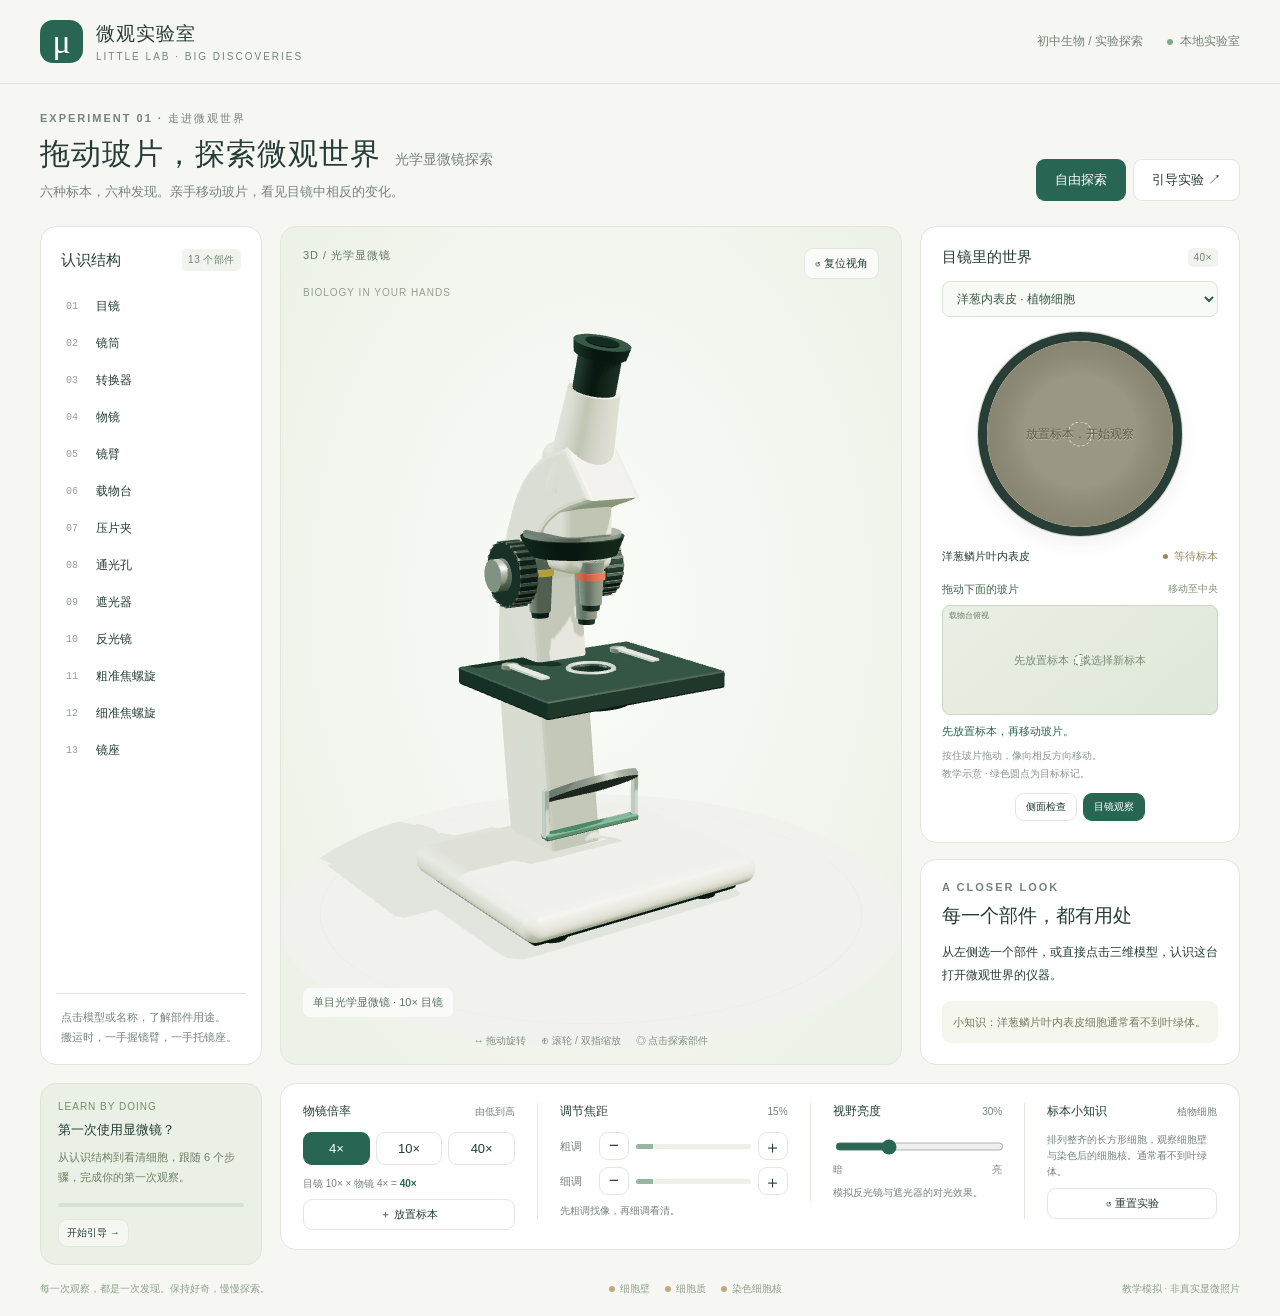
<file: tools/microscope/index.html>
<!doctype html>
<html lang="zh-CN"><head><meta charset="UTF-8"/><meta name="viewport" content="width=device-width, initial-scale=1.0"/><meta name="theme-color" content="#f5f7f4"/><meta name="description" content="面向初中生的交互式三维显微镜实验室"/><title>微观实验室 · 显微镜探索</title><link rel="icon" href="data:image/svg+xml,%3Csvg xmlns='http://www.w3.org/2000/svg' viewBox='0 0 64 64'%3E%3Crect width='64' height='64' rx='16' fill='%232b6658'/%3E%3Ctext x='12' y='46' font-size='42' fill='white'%3Eμ%3C/text%3E%3C/svg%3E"/>  <script type="module" crossorigin src="./assets/index-D6kAxr7T.js"></script>
  <link rel="stylesheet" crossorigin href="./assets/index-DTLCmqU_.css">
</head><body><div id="app"></div></body></html>
</file>
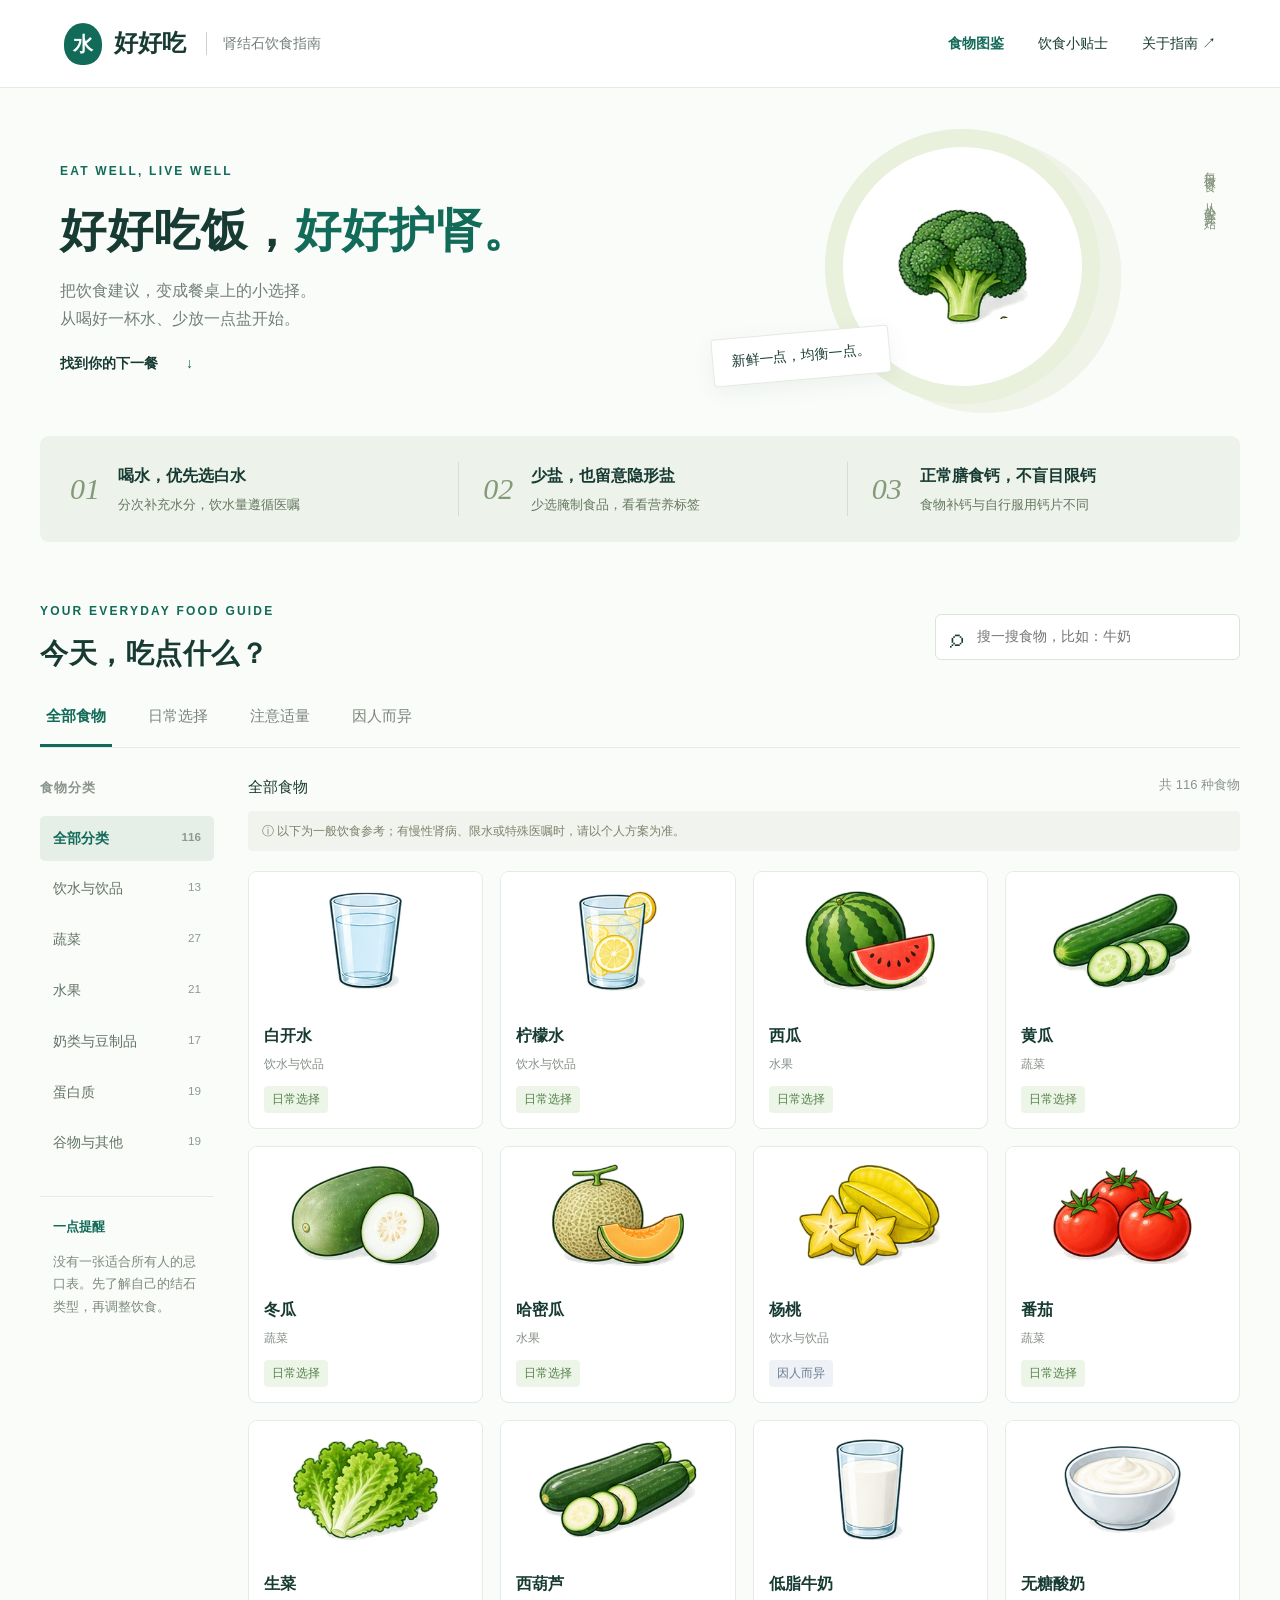
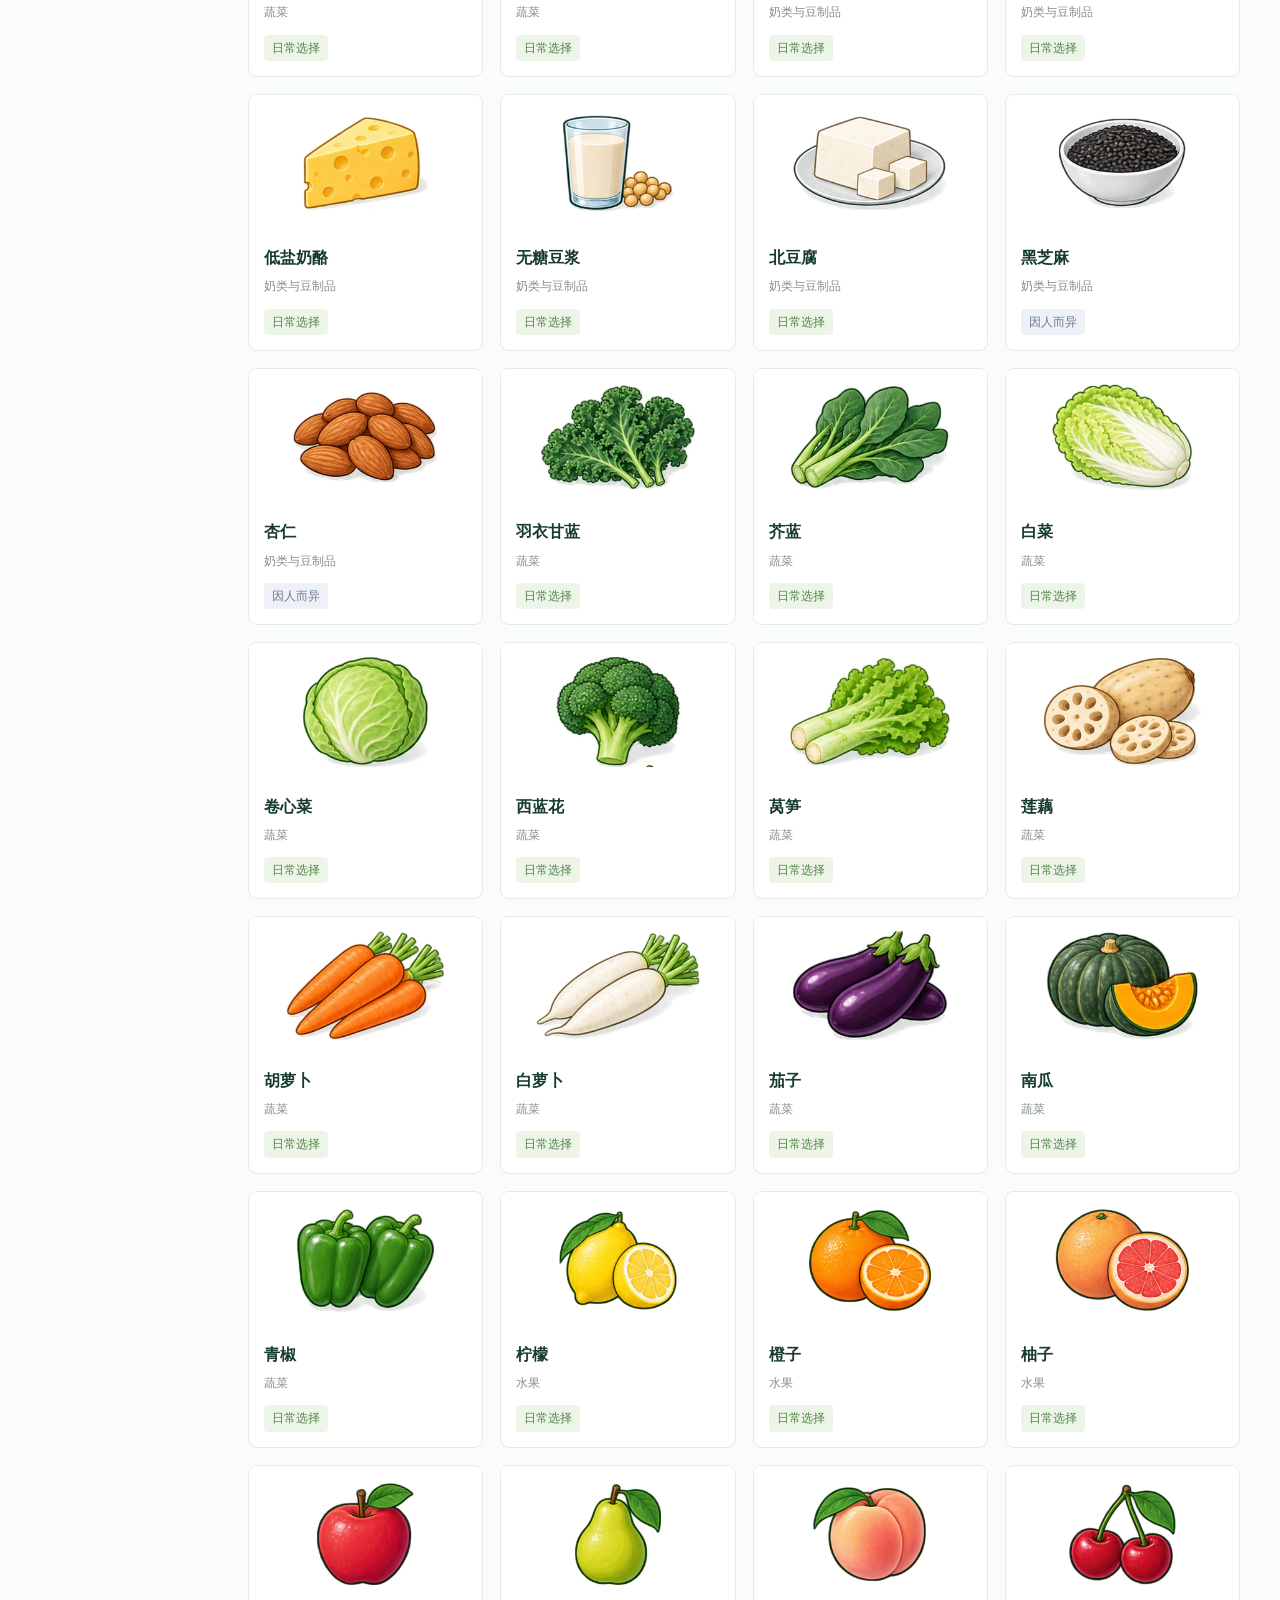
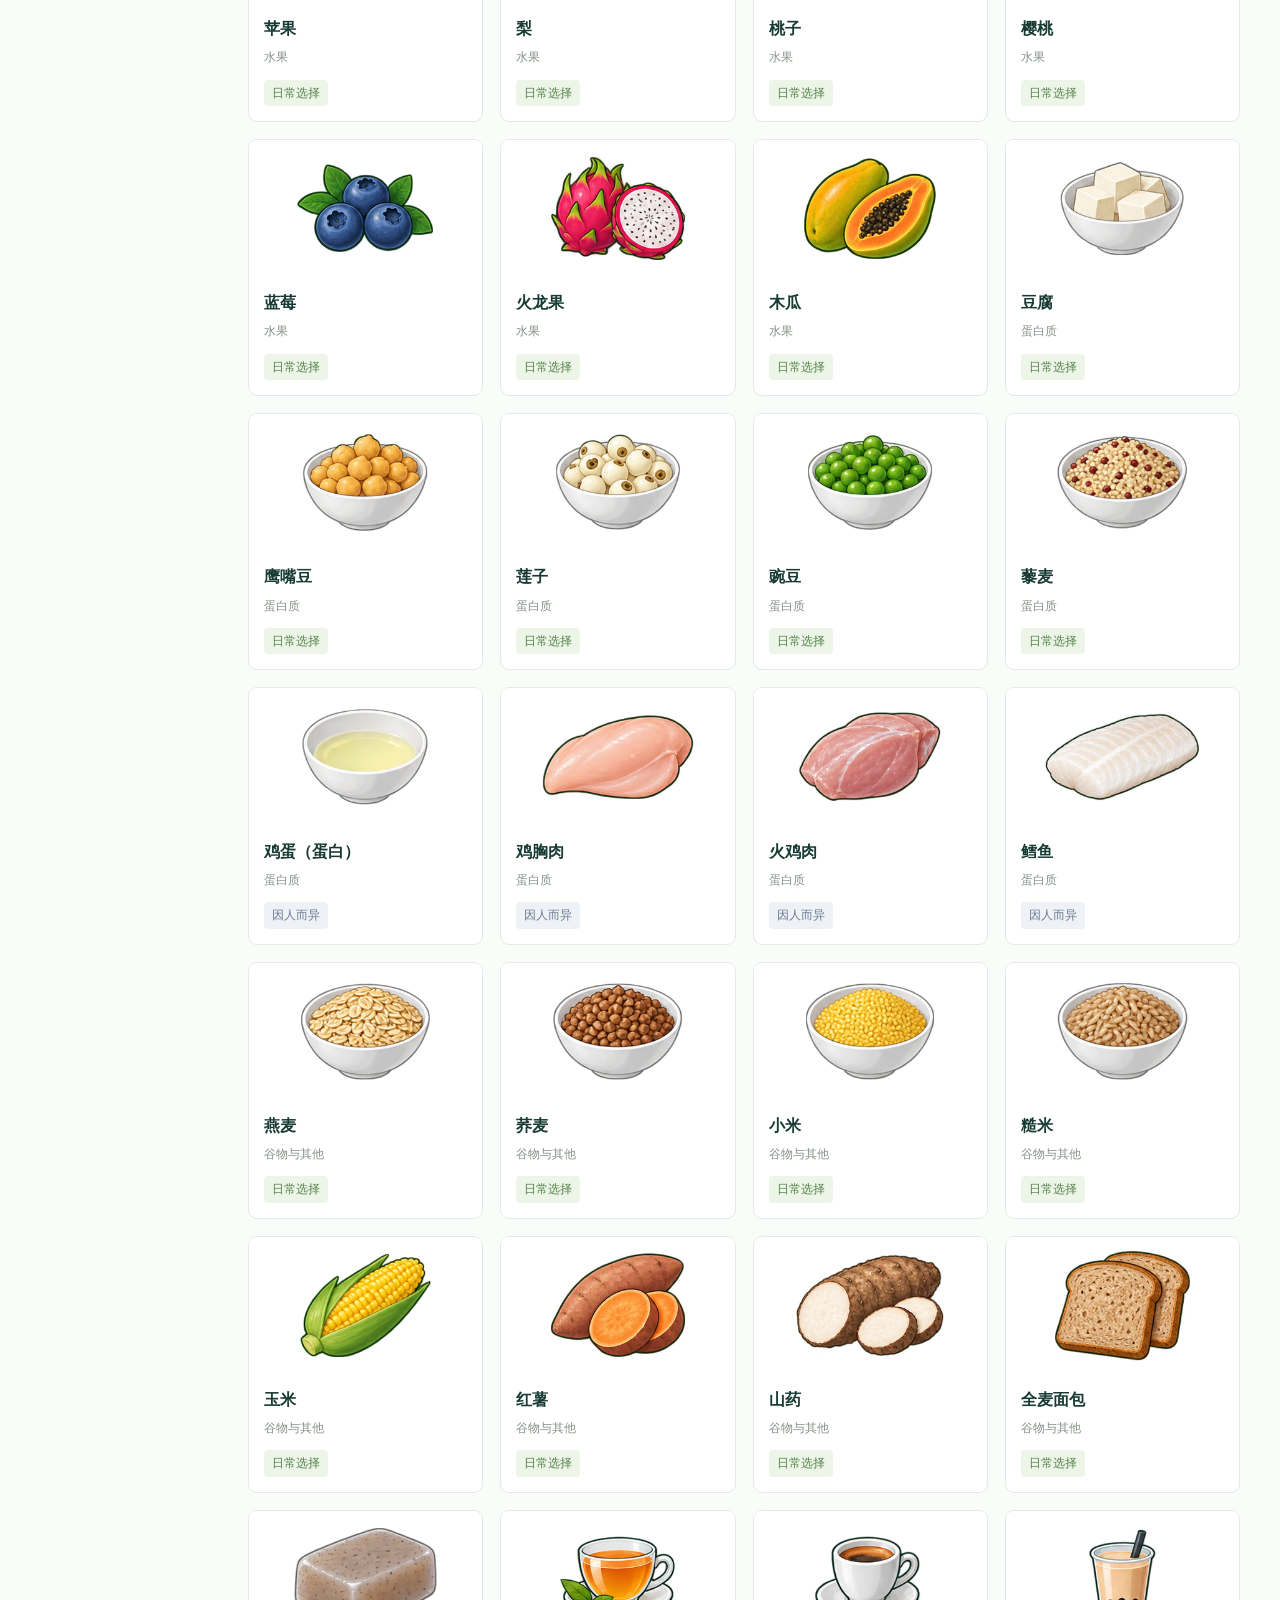
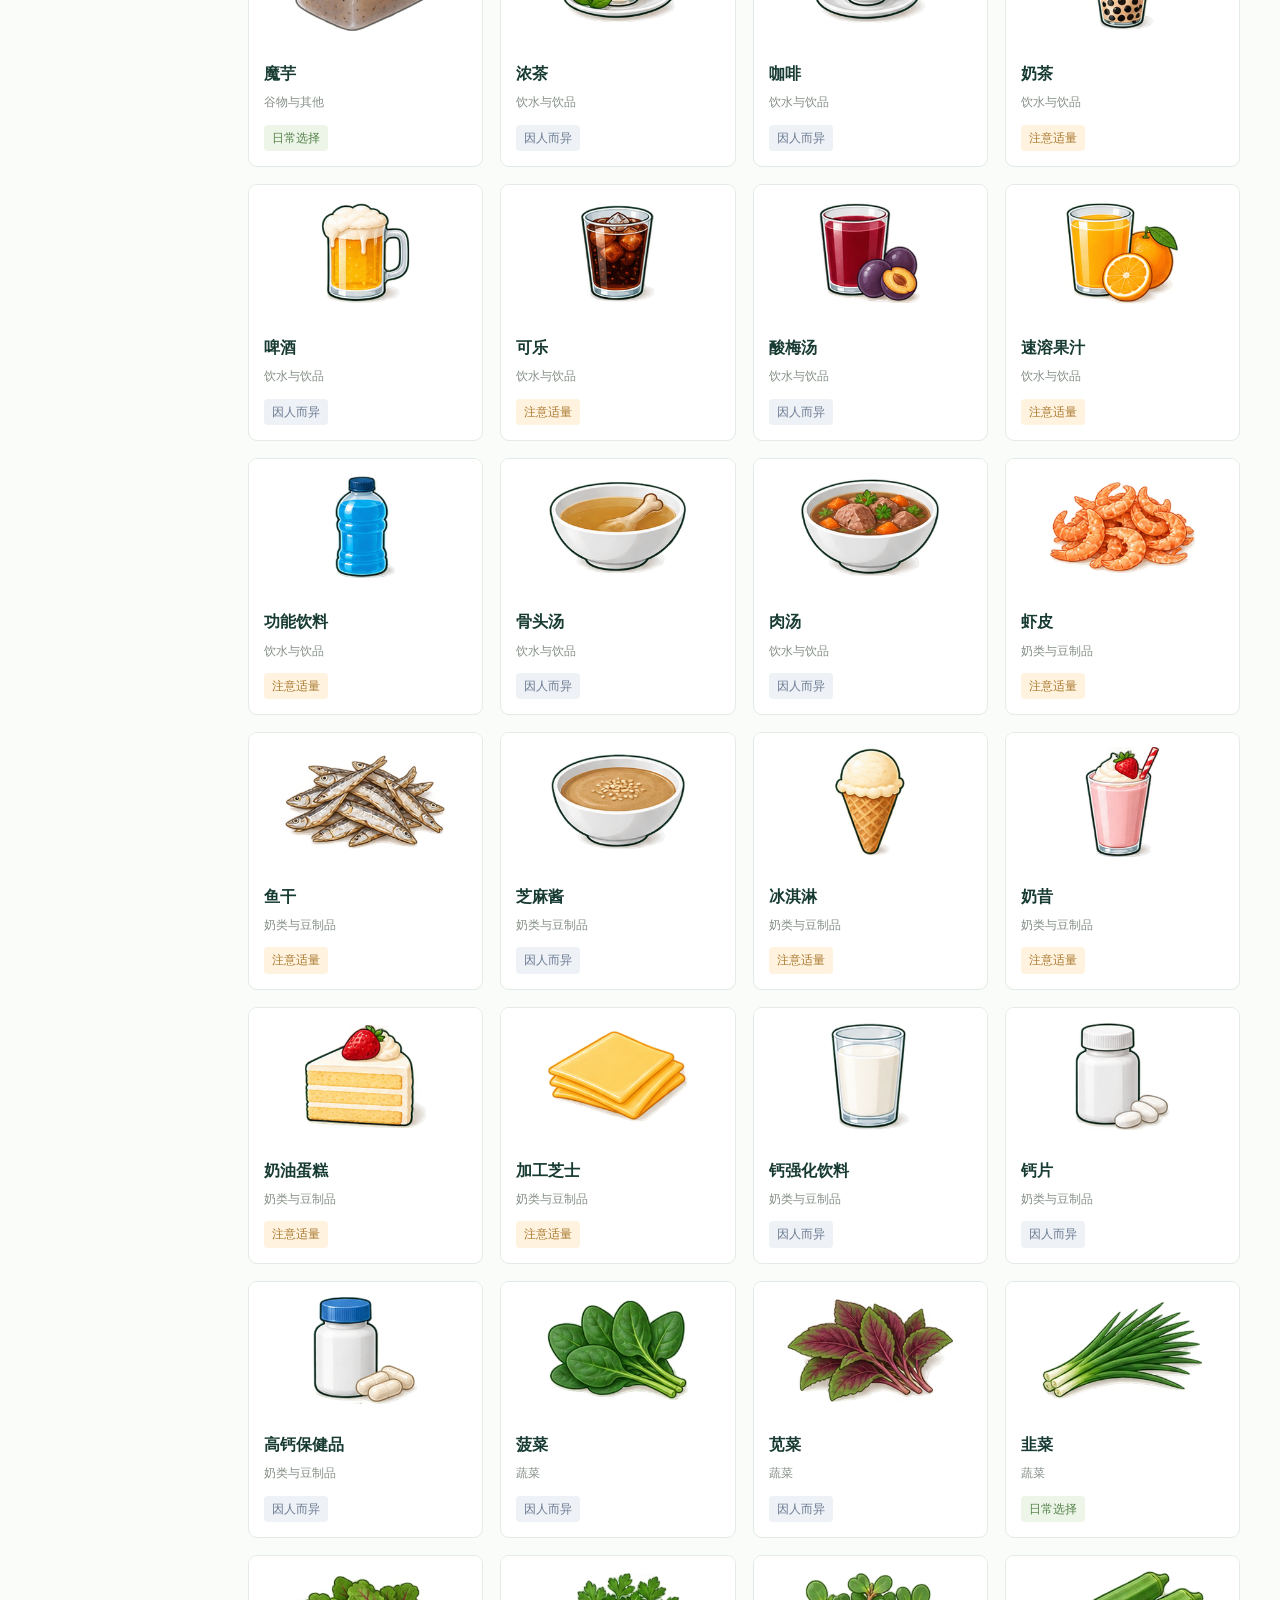
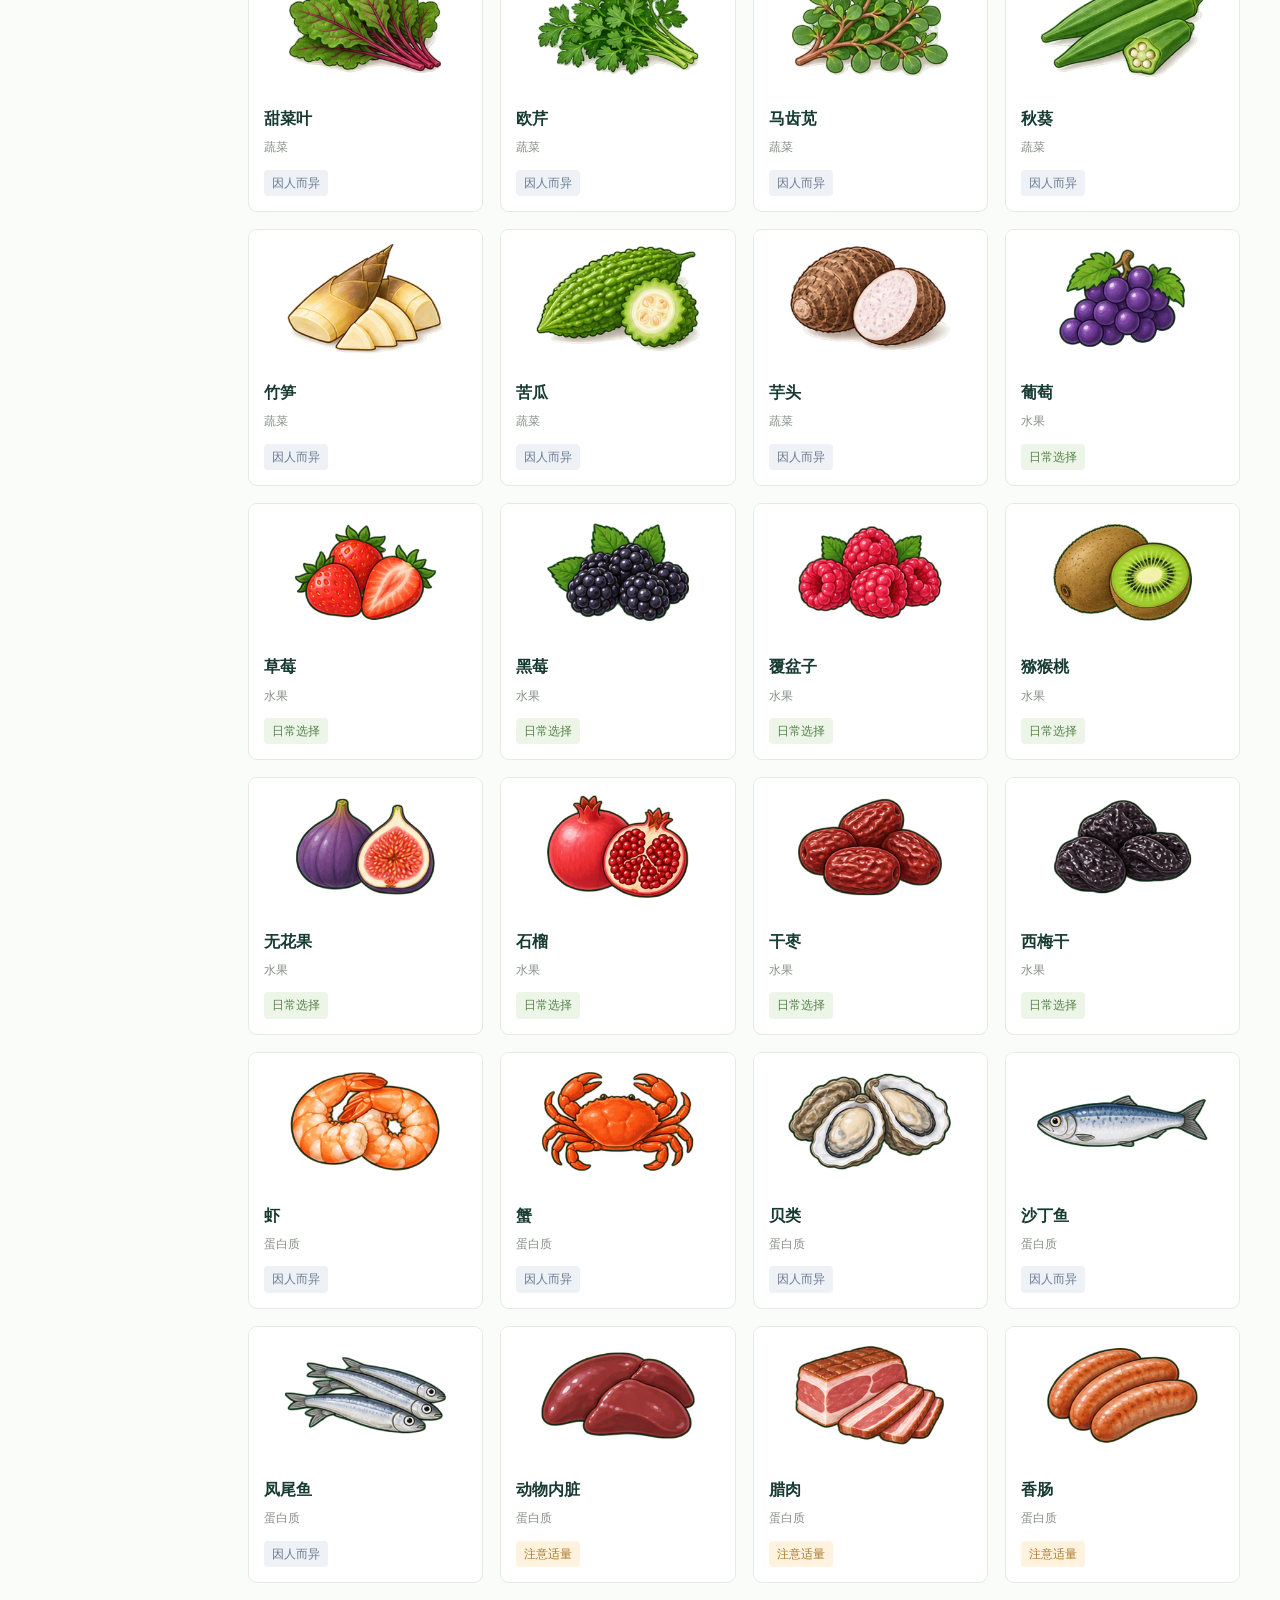
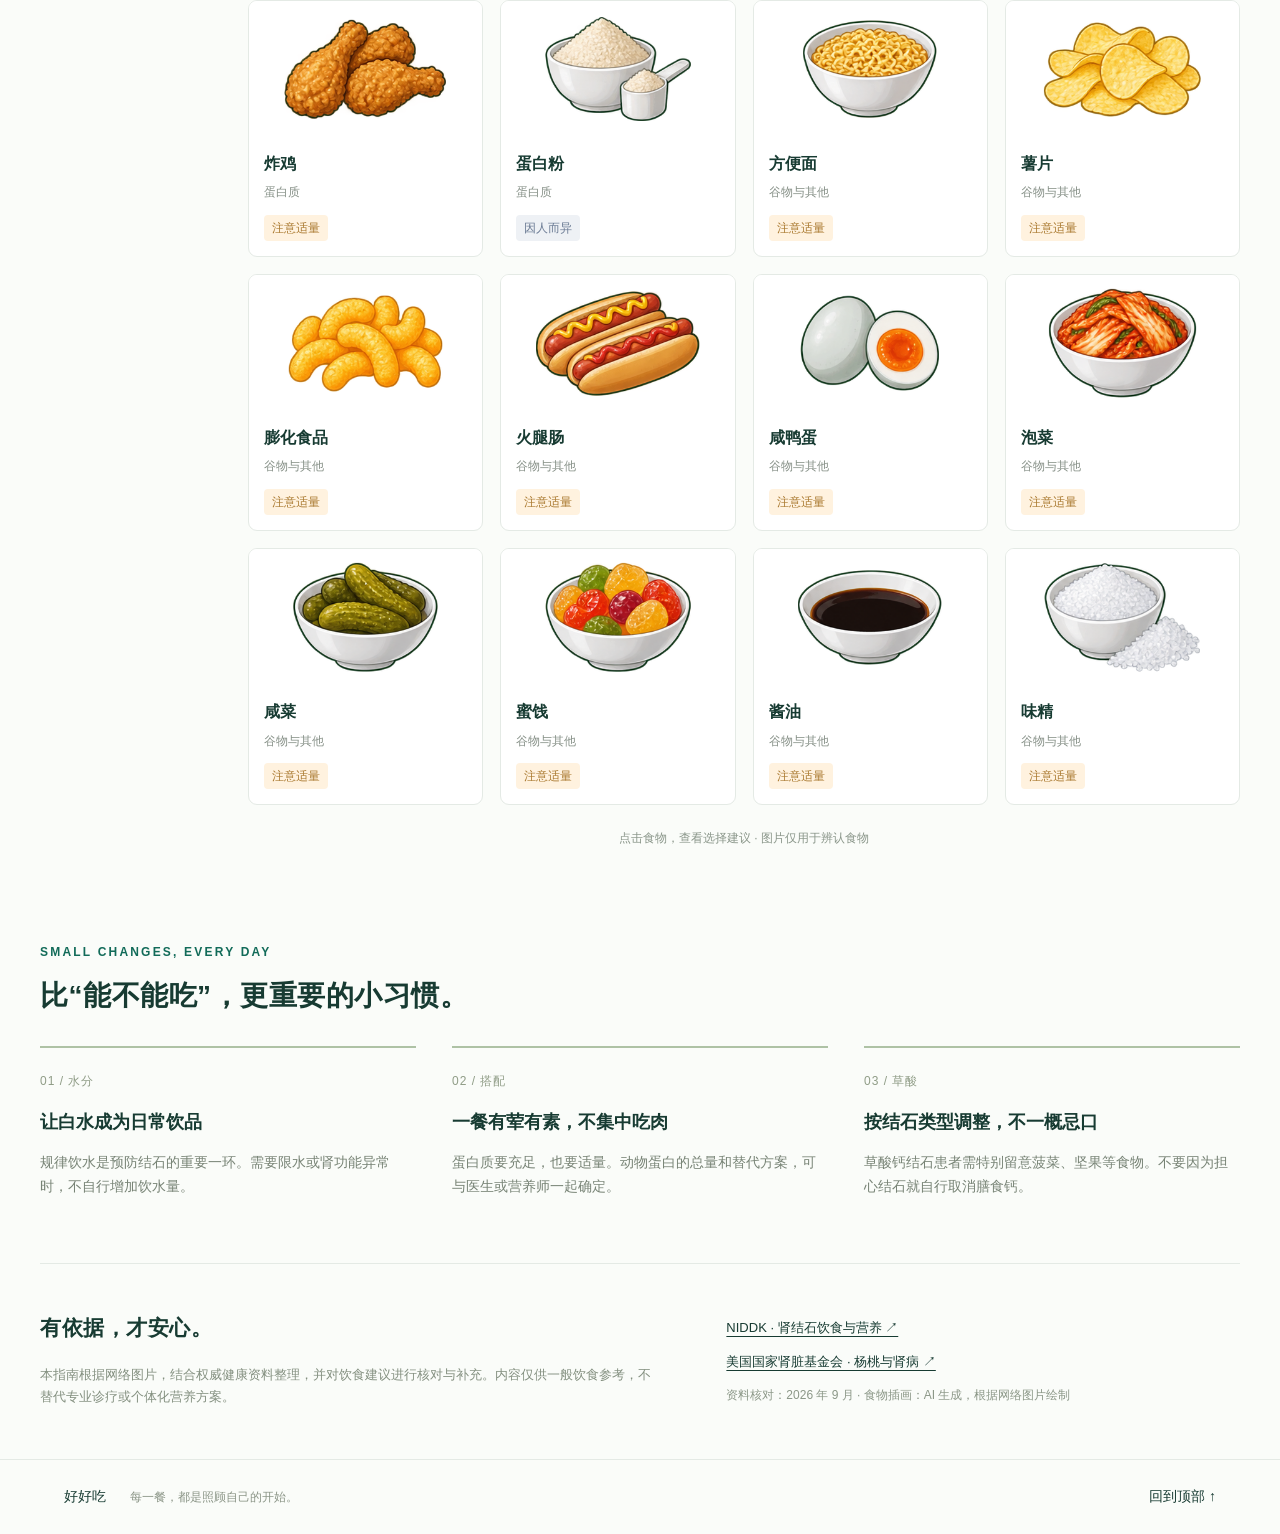
<file: tools/protectkidney/index.html>
<!doctype html><html lang="zh-CN"><head><meta charset="utf-8"><meta name="viewport" content="width=device-width,initial-scale=1"><title>好好吃，护好肾 · 肾结石饮食指南</title><meta name="description" content="从一日三餐开始，了解肾结石饮食原则，查找常见食物与需要留意的选择。"><link rel="icon" href="data:image/svg+xml,%3Csvg xmlns='http://www.w3.org/2000/svg' viewBox='0 0 40 40'%3E%3Crect width='40' height='40' rx='12' fill='%230f766e'/%3E%3Cpath d='M20 7C14 17 9 21 9 27a11 11 0 0022 0C31 21 26 17 20 7' fill='white'/%3E%3C/svg%3E"><link rel="stylesheet" href="style.css"></head><body>
<header><a class="brand" href="#"><span class="mark">水</span>好好吃<span class="brand-sub">肾结石饮食指南</span></a><nav><a class="current" href="#foods">食物图鉴</a><a href="#habits">饮食小贴士</a><a href="#sources">关于指南 ↗</a></nav></header>
<main><section class="intro"><div><span class="eyebrow">EAT WELL, LIVE WELL</span><h1>好好吃饭，<span>好好护肾。</span></h1><p>把饮食建议，变成餐桌上的小选择。<br>从喝好一杯水、少放一点盐开始。</p><a class="intro-link" href="#foods">找到你的下一餐 <span>↓</span></a></div><div class="hero-art"><div class="food-circle"></div><span class="float-note">新鲜一点，均衡一点。</span><span class="art-caption">每日饮食 · 从小改变开始</span></div></section>
<section class="principles" aria-label="饮食基本原则"><article><span class="number">01</span><div><h3>喝水，优先选白水</h3><p>分次补充水分，饮水量遵循医嘱</p></div></article><article><span class="number">02</span><div><h3>少盐，也留意隐形盐</h3><p>少选腌制食品，看看营养标签</p></div></article><article><span class="number">03</span><div><h3>正常膳食钙，不盲目限钙</h3><p>食物补钙与自行服用钙片不同</p></div></article></section>
<section id="foods"><div class="section-title"><div><span class="eyebrow">YOUR EVERYDAY FOOD GUIDE</span><h2>今天，吃点什么？</h2></div><label class="search"><span aria-hidden="true">⌕</span><input id="search" type="search" placeholder="搜一搜食物，比如：牛奶" aria-label="搜索食物"></label></div><div class="tabs" aria-label="饮食建议筛选"><button data-mode="all" class="active" aria-pressed="true">全部食物</button><button data-mode="daily" aria-pressed="false">日常选择</button><button data-mode="limit" aria-pressed="false">注意适量</button><button data-mode="check" aria-pressed="false">因人而异</button></div><div class="catalog"><aside><h3>食物分类</h3><div id="categories"></div><div class="side-note"><span>一点提醒</span><p>没有一张适合所有人的忌口表。先了解自己的结石类型，再调整饮食。</p></div></aside><div class="results"><div class="result-top"><span id="result-title">全部食物</span><span id="count" aria-live="polite"></span></div><div class="notice">ⓘ 以下为一般饮食参考；有慢性肾病、限水或特殊医嘱时，请以个人方案为准。</div><div id="grid"></div><div id="empty" hidden>没有找到相关食物，试试其他名称或分类。</div><p class="catalog-foot">点击食物，查看选择建议 · 图片仅用于辨认食物</p></div></div></section>
<section id="habits"><span class="eyebrow">SMALL CHANGES, EVERY DAY</span><h2>比“能不能吃”，更重要的小习惯。</h2><div class="tips"><article><span>01 / 水分</span><h3>让白水成为日常饮品</h3><p>规律饮水是预防结石的重要一环。需要限水或肾功能异常时，不自行增加饮水量。</p></article><article><span>02 / 搭配</span><h3>一餐有荤有素，不集中吃肉</h3><p>蛋白质要充足，也要适量。动物蛋白的总量和替代方案，可与医生或营养师一起确定。</p></article><article><span>03 / 草酸</span><h3>按结石类型调整，不一概忌口</h3><p>草酸钙结石患者需特别留意菠菜、坚果等食物。不要因为担心结石就自行取消膳食钙。</p></article></div></section>
<section id="sources"><div><h2>有依据，才安心。</h2><p>本指南根据网络图片，结合权威健康资料整理，并对饮食建议进行核对与补充。内容仅供一般饮食参考，不替代专业诊疗或个体化营养方案。</p></div><div class="source-links"><a href="https://www.niddk.nih.gov/health-information/urologic-diseases/kidney-stones/eating-diet-nutrition" target="_blank" rel="noopener">NIDDK · 肾结石饮食与营养 ↗</a><a href="https://www.kidney.org/kidney-topics/why-you-should-avoid-eating-starfruit" target="_blank" rel="noopener">美国国家肾脏基金会 · 杨桃与肾病 ↗</a><span>资料核对：2026 年 9 月 · 食物插画：AI 生成，根据网络图片绘制</span></div></section></main><footer><span>好好吃 <small>每一餐，都是照顾自己的开始。</small></span><a href="#">回到顶部 ↑</a></footer>
<dialog id="detail"><button id="close" aria-label="关闭详情">×</button><div id="detail-body"></div><p class="dialog-foot">一般信息，具体份量需结合结石类型、肾功能及医嘱。</p></dialog><script src="app.js"></script></body></html>
</file>
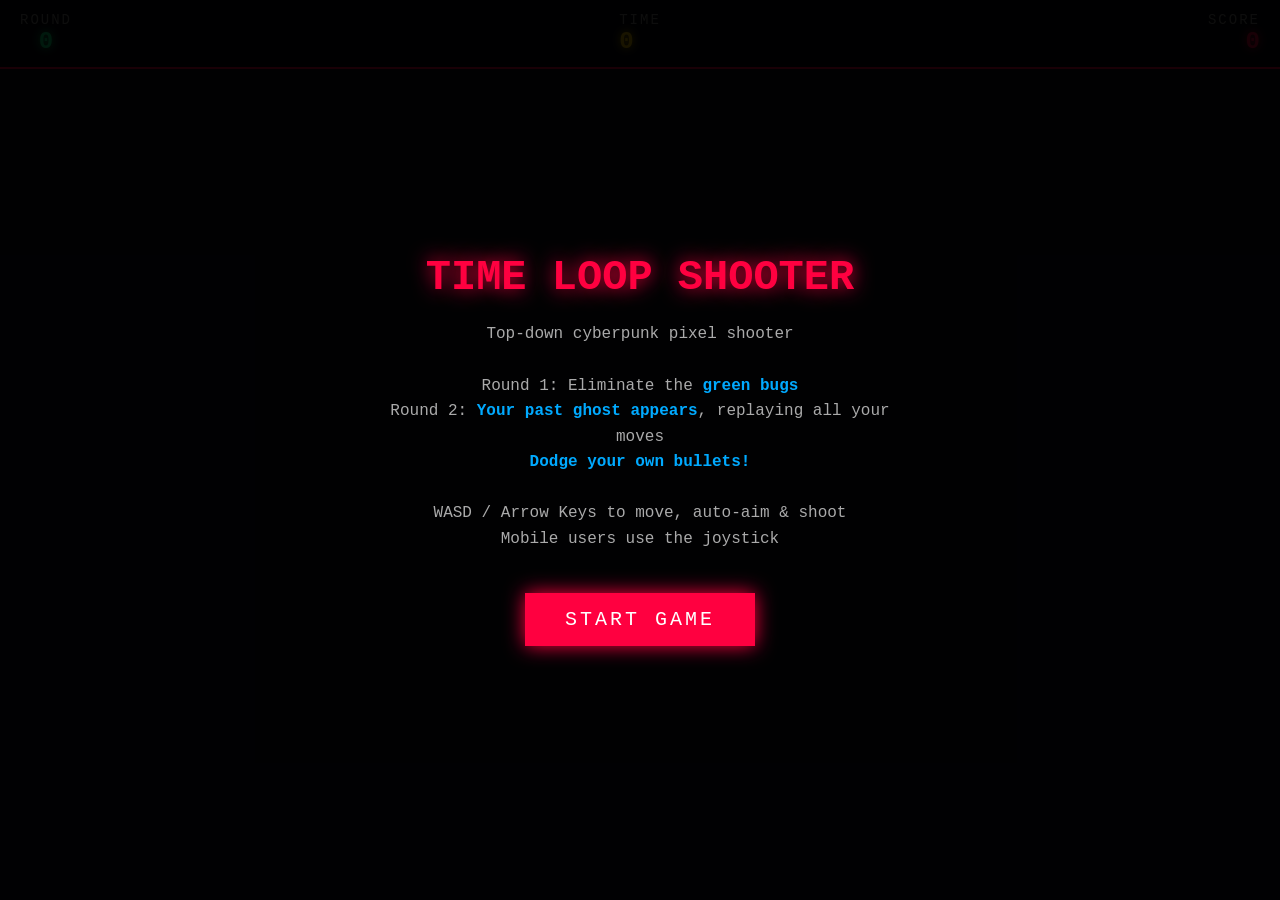
<file: gamejam/demo/20260616-you-vs-your-ghost/index.html>
<!DOCTYPE html>
<html lang="en">
<head>
    <meta charset="UTF-8">
    <meta name="viewport" content="width=device-width, initial-scale=1.0, user-scalable=no">
    <title>Time Loop Shooter</title>
    <style>
        * { margin: 0; padding: 0; box-sizing: border-box; }
        body {
            background: #0a0a1a;
            overflow: hidden;
            font-family: 'Courier New', monospace;
            color: #fff;
            user-select: none;
            -webkit-user-select: none;
            touch-action: none;
        }
        #gameCanvas { display: block; width: 100vw; height: 100vh; }
        #ui {
            position: fixed; top: 0; left: 0; width: 100%;
            pointer-events: none; z-index: 10;
        }
        #topBar {
            display: flex; justify-content: space-between; align-items: center;
            padding: 12px 20px;
            background: rgba(0,0,0,0.6);
            border-bottom: 2px solid #ff0040;
        }
        .ui-label { font-size: 14px; color: #888; text-transform: uppercase; letter-spacing: 2px; }
        .ui-value { font-size: 24px; font-weight: bold; color: #ff0040; text-shadow: 0 0 10px #ff0040; }
        #roundInfo { text-align: center; }
        #roundInfo .ui-value { color: #00ff88; text-shadow: 0 0 10px #00ff88; }
        #timeInfo .ui-value { color: #ffcc00; text-shadow: 0 0 10px #ffcc00; }
        #scoreInfo { text-align: right; }
        #joystick {
            position: fixed; bottom: 80px; left: 80px;
            width: 120px; height: 120px; border-radius: 50%;
            border: 3px solid rgba(255,0,64,0.4);
            background: rgba(255,0,64,0.1);
            pointer-events: auto; z-index: 20; display: none;
        }
        #joystickKnob {
            position: absolute; width: 50px; height: 50px; border-radius: 50%;
            background: rgba(255,0,64,0.8);
            top: 50%; left: 50%; transform: translate(-50%, -50%);
            box-shadow: 0 0 15px #ff0040;
        }
        #gameOverScreen {
            position: fixed; top: 0; left: 0; width: 100%; height: 100%;
            background: rgba(0,0,0,0.85);
            display: none; flex-direction: column; justify-content: center; align-items: center;
            z-index: 100; pointer-events: auto;
        }
        #gameOverScreen h1 {
            font-size: 48px; color: #ff0040; text-shadow: 0 0 20px #ff0040;
            margin-bottom: 20px; text-align: center;
        }
        #gameOverScreen .subtitle { font-size: 20px; color: #00aaff; margin-bottom: 40px; text-shadow: 0 0 10px #00aaff; }
        #finalScore { font-size: 36px; color: #ffcc00; margin-bottom: 20px; }
        #finalRound { font-size: 24px; color: #888; margin-bottom: 40px; }
        .game-btn {
            padding: 15px 40px; font-size: 20px;
            background: #ff0040; color: #fff; border: none; cursor: pointer;
            font-family: 'Courier New', monospace; text-transform: uppercase;
            letter-spacing: 3px; box-shadow: 0 0 20px #ff0040; transition: all 0.3s;
        }
        .game-btn:hover { background: #ff3366; box-shadow: 0 0 30px #ff0040; transform: scale(1.05); }
        #startScreen {
            position: fixed; top: 0; left: 0; width: 100%; height: 100%;
            background: rgba(0,0,0,0.9);
            display: flex; flex-direction: column; justify-content: center; align-items: center;
            z-index: 100; pointer-events: auto;
        }
        #startScreen h1 {
            font-size: 42px; color: #ff0040; text-shadow: 0 0 20px #ff0040;
            margin-bottom: 20px; text-align: center;
        }
        #startScreen .desc {
            font-size: 16px; color: #aaa; max-width: 500px;
            text-align: center; line-height: 1.6; margin-bottom: 40px;
        }
        #startScreen .desc span { color: #00aaff; font-weight: bold; }
        /* Tutorial overlay */
        #tutorialOverlay {
            position: fixed; bottom: 0; left: 0; width: 100%;
            display: none; justify-content: center;
            z-index: 50; pointer-events: none;
            padding-bottom: 30px;
        }
        #tutorialOverlay.active { display: flex; }
        #tutorialBox {
            background: rgba(10,10,26,0.75);
            border: 1px solid rgba(255,0,64,0.4);
            padding: 14px 24px;
            max-width: 440px;
            text-align: center;
            backdrop-filter: blur(4px);
            border-radius: 6px;
        }
        #tutorialBox h2 {
            font-size: 16px; color: #ff0040; margin-bottom: 6px;
            text-shadow: 0 0 8px #ff0040;
        }
        #tutorialBox p {
            font-size: 13px; color: #ccc; line-height: 1.5; margin-bottom: 4px;
        }
        #tutorialBox p span { color: #ffcc00; font-weight: bold; }
        #tutorialBox p .blue { color: #00aaff; font-weight: bold; }
        #tutorialBox p .green { color: #00ff88; font-weight: bold; }
        #tutorialBox .hint {
            font-size: 12px; color: #666; margin-top: 6px;
            animation: blink 1.2s ease-in-out infinite;
        }
        @keyframes blink { 0%,100% { opacity: 0.4; } 50% { opacity: 1; } }
        /* Round transition */
        #roundTransition {
            position: fixed; top: 50%; left: 50%; transform: translate(-50%, -50%);
            z-index: 40; pointer-events: none; display: none; text-align: center;
        }
        #roundTransition.active { display: block; }
        #roundTransition h2 {
            font-size: 52px; color: #00ff88; text-shadow: 0 0 30px #00ff88;
            animation: roundPop 0.6s ease-out;
        }
        #roundTransition p {
            font-size: 18px; color: #aaa; margin-top: 8px;
        }
        @keyframes roundPop {
            0% { transform: scale(2); opacity: 0; }
            60% { transform: scale(0.9); opacity: 1; }
            100% { transform: scale(1); opacity: 1; }
        }
        @media (max-width: 768px) {
            #joystick { display: block; }
            #topBar { padding: 8px 12px; }
            .ui-value { font-size: 18px; }
            .ui-label { font-size: 11px; }
            #tutorialBox { max-width: 92vw; padding: 10px 14px; }
            #tutorialBox h2 { font-size: 14px; }
            #tutorialBox p { font-size: 12px; }
            #tutorialBox .hint { font-size: 11px; }
        }
    </style>
</head>
<body>
    <canvas id="gameCanvas"></canvas>
    <div id="ui">
        <div id="topBar">
            <div id="roundInfo">
                <div class="ui-label">ROUND</div>
                <div class="ui-value" id="roundValue">0</div>
            </div>
            <div id="timeInfo">
                <div class="ui-label">TIME</div>
                <div class="ui-value" id="timeValue">0</div>
            </div>
            <div id="scoreInfo">
                <div class="ui-label">SCORE</div>
                <div class="ui-value" id="scoreValue">0</div>
            </div>
        </div>
    </div>
    <div id="joystick"><div id="joystickKnob"></div></div>
    <div id="startScreen">
        <h1>TIME LOOP SHOOTER</h1>
        <div class="desc">
            Top-down cyberpunk pixel shooter<br><br>
            Round 1: Eliminate the <span class="green">green bugs</span><br>
            Round 2: <span class="blue">Your past ghost appears</span>, replaying all your moves<br>
            <span>Dodge your own bullets!</span><br><br>
            WASD / Arrow Keys to move, auto-aim & shoot<br>
            Mobile users use the joystick
        </div>
        <button id="startBtn" class="game-btn">START GAME</button>
    </div>
    <div id="gameOverScreen">
        <h1 id="deathTitle">KILLED BY YOURSELF</h1>
        <div class="subtitle" id="deathSubtitle">Killed by bullets from your past self</div>
        <div id="finalScore">Score: 0</div>
        <div id="finalRound">Round: 1</div>
        <button id="restartBtn" class="game-btn">RESTART</button>
    </div>
    <div id="tutorialOverlay">
        <div id="tutorialBox">
            <h2 id="tutorialTitle">TUTORIAL</h2>
            <p id="tutorialText"></p>
            <div class="hint" id="tutorialHint">WASD / Arrow Keys to move</div>
        </div>
    </div>
    <div id="roundTransition">
        <h2 id="rtTitle"></h2>
        <p id="rtSubtitle"></p>
    </div>

    <script>
    (function() {
        const canvas = document.getElementById('gameCanvas');
        const ctx = canvas.getContext('2d');
        const startScreen = document.getElementById('startScreen');
        const gameOverScreen = document.getElementById('gameOverScreen');
        const roundValue = document.getElementById('roundValue');
        const timeValue = document.getElementById('timeValue');
        const scoreValue = document.getElementById('scoreValue');
        const deathTitle = document.getElementById('deathTitle');
        const deathSubtitle = document.getElementById('deathSubtitle');
        const finalScore = document.getElementById('finalScore');
        const finalRound = document.getElementById('finalRound');
        const joystick = document.getElementById('joystick');
        const joystickKnob = document.getElementById('joystickKnob');
        const tutorialOverlay = document.getElementById('tutorialOverlay');
        const tutorialTitle = document.getElementById('tutorialTitle');
        const tutorialText = document.getElementById('tutorialText');
        const tutorialHint = document.getElementById('tutorialHint');
        const roundTransition = document.getElementById('roundTransition');
        const rtTitle = document.getElementById('rtTitle');
        const rtSubtitle = document.getElementById('rtSubtitle');

        let W, H;
        function resize() {
            W = canvas.width = window.innerWidth;
            H = canvas.height = window.innerHeight;
        }
        resize();
        window.addEventListener('resize', resize);

        // ======== TUTORIAL STEPS ========
        const TUTORIAL_STEPS = [
            {
                title: 'ROUND 0 - Tutorial',
                text: 'Welcome! Use <span>WASD</span> or <span>Arrow Keys</span> to move your red astronaut.<br>Give it a try!',
                hint: 'Move to start the tutorial',
                condition: 'moved'
            },
            {
                title: 'Auto-Shooting',
                text: 'Great! You auto-aim at the nearest <span class="green">green bug</span> and shoot.<br>Kill them for points!',
                hint: 'Wait for monsters to appear...',
                condition: 'kill'
            },
            {
                title: 'Tutorial Complete!',
                text: 'Get ready for the <span class="blue">Ghost Demo</span>…<br>Your movement and shooting will be replayed!',
                hint: 'Ghost demo coming up...',
                condition: 'auto'
            }
        ];

        // ======== GAME STATE ========
        const GAME = {
            state: 'start', // start, tutorial, playing, gameover, ghostDemo
            round: 0,
            score: 0,
            timeLeft: 0,
            roundTime: 30,
            spawnTimer: 0,
            spawnInterval: 1.2,
            lastTime: 0,
            shake: 0,
            elapsed: 0, // accumulated time in current round
            shootCooldown: 0,
            // Tutorial
            tutorialStep: 0,
            tutorialDone: false,
            tutorialAutoTimer: 0,
            hasMoved: false,
            hasKilled: false,
            // Round transition
            transitionTimer: 0,
            transitionActive: false,
            // Ghost Demo
            ghostDemoTimer: 0,
            ghostDemoDuration: 7,
            ghostDemoGhost: null
        };

        // Input
        const keys = {};
        const joystickInput = { x: 0, y: 0, active: false };

        // Player
        const player = {
            x: 0, y: 0,
            radius: 14,
            speed: 220,
            color: '#ff0040',
            dead: false
        };

        // Ghost
        const ghost = {
            x: 0, y: 0,
            radius: 14,
            trail: [],
            bullets: [],
            trailIndex: 0,
            bulletIndex: 0,
            active: false,
            color: '#00aaff'
        };

        // Recording
        let recording = { positions: [], bullets: [] };

        // Entities
        let bullets = [];
        let ghostBullets = [];
        let monsters = [];
        let particles = [];
        let gridOffset = 0;

        // Constants
        const BULLET_SPEED = 450;
        const MONSTER_SPEED = 90;
        const MONSTER_RADIUS = 12;
        const BULLET_RADIUS = 4;
        const GHOST_BULLET_RADIUS = 5;
        const SHOOT_INTERVAL = 0.18;

        // Sprites
        const PLAYER_SPRITE = [
            [0,0,1,1,1,0,0],
            [0,1,1,1,1,1,0],
            [1,1,0,1,0,1,1],
            [1,1,1,1,1,1,1],
            [0,1,1,1,1,1,0],
            [0,1,0,1,0,1,0],
            [0,1,0,0,0,1,0]
        ];
        const MONSTER_SPRITE = [
            [0,1,0,1,0],
            [1,1,1,1,1],
            [1,0,1,0,1],
            [0,1,1,1,0],
            [1,0,0,0,1]
        ];

        function drawPixelSprite(ctx, sprite, x, y, size, color, glow) {
            const rows = sprite.length;
            const cols = sprite[0].length;
            const px = size / Math.max(rows, cols);
            const offsetX = -(cols * px) / 2;
            const offsetY = -(rows * px) / 2;
            ctx.fillStyle = color;
            if (glow) { ctx.shadowColor = color; ctx.shadowBlur = 10; }
            for (let r = 0; r < rows; r++) {
                for (let c = 0; c < cols; c++) {
                    if (sprite[r][c]) {
                        ctx.fillRect(x + offsetX + c * px, y + offsetY + r * px, px, px);
                    }
                }
            }
            ctx.shadowBlur = 0;
        }

        // ======== TUTORIAL ========
        function showTutorialStep(index) {
            if (index >= TUTORIAL_STEPS.length) {
                tutorialOverlay.classList.remove('active');
                // Tutorial done, start ghost demo
                GAME.tutorialDone = true;
                startGhostDemo();
                return;
            }
            const step = TUTORIAL_STEPS[index];
            tutorialTitle.textContent = step.title;
            tutorialText.innerHTML = step.text;
            tutorialHint.textContent = step.hint;
            tutorialOverlay.classList.add('active');
        }

        function advanceTutorial() {
            GAME.tutorialStep++;
            if (GAME.tutorialStep >= TUTORIAL_STEPS.length) {
                tutorialOverlay.classList.remove('active');
                GAME.tutorialDone = true;
                startGhostDemo();
            } else {
                showTutorialStep(GAME.tutorialStep);
            }
        }

        function startGhostDemo() {
            if (recording.positions.length === 0) {
                // No recording, just start round 1
                startRound(1, GAME.roundTime);
                return;
            }
            GAME.state = 'ghostDemo';
            GAME.ghostDemoTimer = 0;
            // Create a demo ghost that replays the recording
            GAME.ghostDemoGhost = {
                trail: [...recording.positions],
                bullets: [...recording.bullets],
                trailIndex: 0,
                bulletIndex: 0,
                totalTime: recording.positions.length > 0 ? recording.positions[recording.positions.length - 1].time : 0,
                x: recording.positions[0]?.x || W/2,
                y: recording.positions[0]?.y || H/2
            };
            // Clear monsters and bullets for clean demo
            monsters = [];
            bullets = [];
            ghostBullets = [];
            particles = [];
            player.x = W / 2;
            player.y = H / 2;
            // Show demo overlay
            tutorialTitle.textContent = 'GHOST Demo';
            tutorialText.innerHTML = 'This is the <span class="blue">GHOST</span>!<br>It replays your previous round\'s <span>movement</span> and <span>shots</span>.<br>Its bullets <span class="blue">CAN KILL YOU</span>!';
            tutorialHint.textContent = 'Heading into Round 1...';
            tutorialOverlay.classList.add('active');
            updateUI();
        }

        function startTutorial() {
            GAME.state = 'tutorial';
            GAME.round = 0;
            GAME.timeLeft = 15; // Tutorial: 15 seconds
            GAME.elapsed = 0;
            GAME.spawnTimer = 0;
            GAME.spawnInterval = 2.5; // Slower spawn in tutorial
            GAME.shootCooldown = 0;
            GAME.hasMoved = false;
            GAME.hasKilled = false;
            GAME.tutorialStep = 0;
            GAME.tutorialDone = false;
            GAME.tutorialAutoTimer = 0;
            player.x = W / 2;
            player.y = H / 2;
            player.dead = false;
            bullets = [];
            ghostBullets = [];
            monsters = [];
            particles = [];
            ghost.active = false;
            recording = { positions: [], bullets: [] };
            showTutorialStep(0);
            updateUI();
        }

        // ======== ROUND MANAGEMENT ========
        function startRound(roundNum, time) {
            GAME.round = roundNum;
            GAME.timeLeft = time;
            GAME.elapsed = 0;
            GAME.spawnTimer = 0;
            GAME.spawnInterval = Math.max(0.4, 1.2 - (roundNum - 1) * 0.15);
            GAME.shootCooldown = 0;
            GAME.state = 'playing';
            player.x = W / 2;
            player.y = H / 2;
            player.dead = false;
            bullets = [];
            ghostBullets = [];
            monsters = [];

            // Set up ghost from previous recording (only from round >= 2)
            if (roundNum >= 2 && recording.positions.length > 0) {
                ghost.active = true;
                ghost.trail = [...recording.positions];
                ghost.bullets = [...recording.bullets];
                ghost.trailIndex = 0;
                ghost.bulletIndex = 0;
                ghost.x = ghost.trail[0]?.x || W/2;
                ghost.y = ghost.trail[0]?.y || H/2;
            } else {
                ghost.active = false;
                ghost.trail = [];
                ghost.bullets = [];
            }

            recording = { positions: [], bullets: [] };

            // Show round transition
            showRoundTransition(roundNum);

            updateUI();
        }

        function showRoundTransition(roundNum) {
            GAME.transitionActive = true;
            GAME.transitionTimer = 1.5;
            if (roundNum === 1) {
                rtTitle.textContent = 'ROUND 1';
                rtSubtitle.textContent = 'Eliminate all bugs!';
            } else {
                rtTitle.textContent = 'ROUND ' + roundNum;
                rtSubtitle.textContent = 'Watch out for your past ghost!';
            }
            roundTransition.classList.add('active');
        }

        function resetGame() {
            GAME.score = 0;
            GAME.shake = 0;
            GAME.transitionActive = false;
            roundTransition.classList.remove('active');
            gameOverScreen.style.display = 'none';
            startTutorial();
        }

        function updateUI() {
            roundValue.textContent = GAME.round;
            timeValue.textContent = Math.ceil(Math.max(0, GAME.timeLeft));
            scoreValue.textContent = GAME.score;
        }

        // ======== ENTITY FACTORIES ========
        function spawnMonster() {
            const side = Math.floor(Math.random() * 4);
            let x, y;
            const margin = 40;
            switch(side) {
                case 0: x = Math.random() * W; y = -margin; break;
                case 1: x = W + margin; y = Math.random() * H; break;
                case 2: x = Math.random() * W; y = H + margin; break;
                case 3: x = -margin; y = Math.random() * H; break;
            }
            const hpBonus = GAME.round >= 2 ? Math.floor((GAME.round - 1) / 2) : 0;
            monsters.push({
                x, y, vx: 0, vy: 0,
                radius: MONSTER_RADIUS,
                hp: 1 + hpBonus,
                maxHp: 1 + hpBonus,
                flash: 0
            });
        }

        function createParticles(x, y, color, count, speed) {
            for (let i = 0; i < count; i++) {
                const angle = Math.random() * Math.PI * 2;
                const spd = Math.random() * speed + 20;
                particles.push({
                    x, y,
                    vx: Math.cos(angle) * spd,
                    vy: Math.sin(angle) * spd,
                    life: 0.5 + Math.random() * 0.5,
                    maxLife: 0.5 + Math.random() * 0.5,
                    color,
                    size: 2 + Math.random() * 3
                });
            }
        }

        function createExplosion(x, y, color) {
            createParticles(x, y, color, 20, 120);
            GAME.shake = 4;
        }

        function findNearestMonster(px, py) {
            let nearest = null;
            let minDist = Infinity;
            for (const m of monsters) {
                const dx = m.x - px;
                const dy = m.y - py;
                const d = Math.sqrt(dx*dx + dy*dy);
                if (d < minDist) { minDist = d; nearest = m; }
            }
            return nearest;
        }

        function shootBullet(fromX, fromY, targetX, targetY, isGhost) {
            const dx = targetX - fromX;
            const dy = targetY - fromY;
            const d = Math.sqrt(dx*dx + dy*dy);
            if (d === 0) return;
            const vx = (dx / d) * BULLET_SPEED;
            const vy = (dy / d) * BULLET_SPEED;
            const bullet = {
                x: fromX, y: fromY, vx, vy,
                radius: isGhost ? GHOST_BULLET_RADIUS : BULLET_RADIUS,
                color: isGhost ? '#00aaff' : '#ffcc00',
                isGhost,
                life: 3.0
            };
            if (isGhost) {
                ghostBullets.push(bullet);
            } else {
                bullets.push(bullet);
            }
        }

        function dist(a, b) {
            const dx = a.x - b.x;
            const dy = a.y - b.y;
            return Math.sqrt(dx*dx + dy*dy);
        }

        // ======== UPDATE ========
        function update(dt) {
            if (GAME.state !== 'tutorial' && GAME.state !== 'playing' && GAME.state !== 'ghostDemo') return;

            // Round transition overlay
            if (GAME.transitionActive) {
                GAME.transitionTimer -= dt;
                if (GAME.transitionTimer <= 0) {
                    GAME.transitionActive = false;
                    roundTransition.classList.remove('active');
                }
            }

            // Timer
            GAME.timeLeft -= dt;
            GAME.elapsed += dt;

            // Tutorial time up
            if (GAME.state === 'tutorial' && GAME.timeLeft <= 0) {
                // Force advance tutorial
                GAME.tutorialStep = TUTORIAL_STEPS.length;
                tutorialOverlay.classList.remove('active');
                GAME.tutorialDone = true;
                startRound(1, GAME.roundTime);
                return;
            }

            // Playing time up -> next round
            if (GAME.state === 'playing' && GAME.timeLeft <= 0) {
                startRound(GAME.round + 1, GAME.roundTime);
                return;
            }

            // Spawn monsters
            GAME.spawnTimer += dt;
            if (GAME.spawnTimer >= GAME.spawnInterval) {
                GAME.spawnTimer = 0;
                if (GAME.state === 'tutorial') {
                    spawnMonster(); // 1 at a time in tutorial
                } else {
                    const count = 1 + Math.floor((GAME.round - 1) / 2);
                    for (let i = 0; i < count; i++) spawnMonster();
                }
            }

            // Player movement
            let mx = 0, my = 0;
            if (keys['w'] || keys['arrowup']) my -= 1;
            if (keys['s'] || keys['arrowdown']) my += 1;
            if (keys['a'] || keys['arrowleft']) mx -= 1;
            if (keys['d'] || keys['arrowright']) mx += 1;
            if (joystickInput.active) { mx = joystickInput.x; my = joystickInput.y; }
            const moveLen = Math.sqrt(mx*mx + my*my);
            if (moveLen > 0) {
                if (moveLen > 1) { mx /= moveLen; my /= moveLen; }
                player.x += mx * player.speed * dt;
                player.y += my * player.speed * dt;
                // Tutorial: detect movement
                if (GAME.state === 'tutorial' && !GAME.hasMoved) {
                    GAME.hasMoved = true;
                }
            }
            player.x = Math.max(player.radius, Math.min(W - player.radius, player.x));
            player.y = Math.max(player.radius, Math.min(H - player.radius, player.y));

            // Record position (for both playing and tutorial)
            if (GAME.state === 'playing' || GAME.state === 'tutorial') {
                recording.positions.push({ x: player.x, y: player.y, time: GAME.elapsed });
            }

            // Auto-aim and shoot (FIXED: use cooldown timer instead of timeLeft comparison)
            GAME.shootCooldown -= dt;
            const nearest = findNearestMonster(player.x, player.y);
            if (nearest && GAME.shootCooldown <= 0) {
                GAME.shootCooldown = SHOOT_INTERVAL;
                shootBullet(player.x, player.y, nearest.x, nearest.y, false);
                // Record bullet (for both playing and tutorial)
                if (GAME.state === 'playing' || GAME.state === 'tutorial') {
                    recording.bullets.push({
                        time: GAME.elapsed,
                        targetX: nearest.x,
                        targetY: nearest.y
                    });
                }
            }

            // Tutorial step advancement
            if (GAME.state === 'tutorial') {
                const step = TUTORIAL_STEPS[GAME.tutorialStep];
                if (step) {
                    if (step.condition === 'moved' && GAME.hasMoved) {
                        GAME.tutorialAutoTimer += dt;
                        if (GAME.tutorialAutoTimer > 0.8) {
                            GAME.tutorialAutoTimer = 0;
                            advanceTutorial();
                        }
                    } else if (step.condition === 'kill' && GAME.hasKilled) {
                        GAME.tutorialAutoTimer += dt;
                        if (GAME.tutorialAutoTimer > 1.0) {
                            GAME.tutorialAutoTimer = 0;
                            advanceTutorial();
                        }
                    } else if (step.condition === 'auto') {
                        GAME.tutorialAutoTimer += dt;
                        if (GAME.tutorialAutoTimer > 2.5) {
                            GAME.tutorialAutoTimer = 0;
                            advanceTutorial();
                        }
                    }
                }
            }

            // Update ghost
            if (ghost.active) {
                while (ghost.trailIndex < ghost.trail.length - 1 && ghost.trail[ghost.trailIndex + 1].time <= GAME.elapsed) {
                    ghost.trailIndex++;
                }
                if (ghost.trailIndex < ghost.trail.length) {
                    ghost.x = ghost.trail[ghost.trailIndex].x;
                    ghost.y = ghost.trail[ghost.trailIndex].y;
                }
                while (ghost.bulletIndex < ghost.bullets.length && ghost.bullets[ghost.bulletIndex].time <= GAME.elapsed) {
                    const b = ghost.bullets[ghost.bulletIndex];
                    shootBullet(ghost.x, ghost.y, b.targetX, b.targetY, true);
                    ghost.bulletIndex++;
                }
            }

            // Update player bullets
            for (let i = bullets.length - 1; i >= 0; i--) {
                const b = bullets[i];
                b.x += b.vx * dt;
                b.y += b.vy * dt;
                b.life -= dt;
                if (b.life <= 0 || b.x < -50 || b.x > W + 50 || b.y < -50 || b.y > H + 50) {
                    bullets.splice(i, 1);
                    continue;
                }
                for (let j = monsters.length - 1; j >= 0; j--) {
                    const m = monsters[j];
                    if (dist(b, m) < b.radius + m.radius) {
                        m.hp--;
                        m.flash = 0.1;
                        bullets.splice(i, 1);
                        if (m.hp <= 0) {
                            createExplosion(m.x, m.y, '#00ff88');
                            monsters.splice(j, 1);
                            GAME.score += 10;
                            // Tutorial: detect kill
                            if (GAME.state === 'tutorial' && !GAME.hasKilled) {
                                GAME.hasKilled = true;
                            }
                            updateUI();
                        } else {
                            createParticles(m.x, m.y, '#00ff88', 5, 60);
                        }
                        break;
                    }
                }
            }

            // Update ghost bullets
            for (let i = ghostBullets.length - 1; i >= 0; i--) {
                const b = ghostBullets[i];
                b.x += b.vx * dt;
                b.y += b.vy * dt;
                b.life -= dt;
                if (b.life <= 0 || b.x < -50 || b.x > W + 50 || b.y < -50 || b.y > H + 50) {
                    ghostBullets.splice(i, 1);
                    continue;
                }
                for (let j = monsters.length - 1; j >= 0; j--) {
                    const m = monsters[j];
                    if (dist(b, m) < b.radius + m.radius) {
                        m.hp--;
                        m.flash = 0.1;
                        ghostBullets.splice(i, 1);
                        if (m.hp <= 0) {
                            createExplosion(m.x, m.y, '#00aaff');
                            monsters.splice(j, 1);
                            GAME.score += 10;
                            updateUI();
                        }
                        break;
                    }
                }
                // Ghost bullets kill player! (only during actual gameplay)
                if (GAME.state === 'playing' && dist(b, player) < b.radius + player.radius) {
                    player.dead = true;
                    GAME.state = 'gameover';
                    createExplosion(player.x, player.y, '#ff0040');
                    showGameOver();
                    return;
                }
            }

            // Update monsters
            for (const m of monsters) {
                const dx = player.x - m.x;
                const dy = player.y - m.y;
                const d = Math.sqrt(dx*dx + dy*dy);
                if (d > 0) {
                    m.vx = (dx / d) * MONSTER_SPEED;
                    m.vy = (dy / d) * MONSTER_SPEED;
                }
                m.x += m.vx * dt;
                m.y += m.vy * dt;
                if (m.flash > 0) m.flash -= dt;
                if (dist(m, player) < m.radius + player.radius) {
                    player.dead = true;
                    GAME.state = 'gameover';
                    createExplosion(player.x, player.y, '#ff0040');
                    showGameOver();
                    return;
                }
            }

            // Update particles
            for (let i = particles.length - 1; i >= 0; i--) {
                const p = particles[i];
                p.x += p.vx * dt;
                p.y += p.vy * dt;
                p.life -= dt;
                p.vx *= 0.95;
                p.vy *= 0.95;
                if (p.life <= 0) particles.splice(i, 1);
            }

            // ======== GHOST DEMO ========
            if (GAME.state === 'ghostDemo') {
                GAME.ghostDemoTimer += dt;
                const demo = GAME.ghostDemoGhost;
                if (demo) {
                    const progress = GAME.ghostDemoTimer / GAME.ghostDemoDuration;
                    // Advance ghost along trail
                    const targetIndex = Math.floor(progress * demo.trail.length);
                    demo.trailIndex = Math.min(targetIndex, demo.trail.length - 1);
                    if (demo.trailIndex < demo.trail.length) {
                        demo.x = demo.trail[demo.trailIndex].x;
                        demo.y = demo.trail[demo.trailIndex].y;
                    }
                    // Fire ghost bullets during demo
                    while (demo.bulletIndex < demo.bullets.length) {
                        const b = demo.bullets[demo.bulletIndex];
                        const bulletPct = demo.totalTime > 0 ? b.time / demo.totalTime : 0;
                        if (bulletPct > progress) break; // Not yet time for this bullet
                        shootBullet(demo.x, demo.y, b.targetX, b.targetY, true);
                        demo.bulletIndex++;
                    }
                }
                // End ghost demo after duration
                if (GAME.ghostDemoTimer >= GAME.ghostDemoDuration) {
                    GAME.state = 'idle';
                    tutorialOverlay.classList.remove('active');
                    startRound(1, GAME.roundTime);
                }
                updateUI();
                return; // Skip rest of update during demo
            }

            // Screen shake decay
            if (GAME.shake > 0) {
                GAME.shake *= 0.9;
                if (GAME.shake < 0.5) GAME.shake = 0;
            }

            updateUI();
        }

        function showGameOver() {
            if (player.dead && ghost.active) {
                deathTitle.textContent = 'KILLED BY YOURSELF';
                deathSubtitle.textContent = 'Killed by bullets from your past self';
            } else {
                deathTitle.textContent = 'GAME OVER';
                deathSubtitle.textContent = 'Devoured by the monsters';
            }
            finalScore.textContent = 'Score: ' + GAME.score;
            finalRound.textContent = 'Round: ' + GAME.round;
            gameOverScreen.style.display = 'flex';
        }

        // ======== DRAW ========
        function draw() {
            ctx.save();
            if (GAME.shake > 0) {
                const sx = (Math.random() - 0.5) * GAME.shake * 2;
                const sy = (Math.random() - 0.5) * GAME.shake * 2;
                ctx.translate(sx, sy);
            }

            ctx.fillStyle = '#0a0a1a';
            ctx.fillRect(0, 0, W, H);

            // Cyberpunk grid
            ctx.strokeStyle = 'rgba(138, 43, 226, 0.25)';
            ctx.lineWidth = 1;
            const gridSize = 50;
            gridOffset = (gridOffset + 0.5) % gridSize;
            for (let x = 0; x < W + gridSize; x += gridSize) {
                ctx.beginPath(); ctx.moveTo(x, 0); ctx.lineTo(x, H); ctx.stroke();
            }
            for (let y = gridOffset - gridSize; y < H + gridSize; y += gridSize) {
                ctx.beginPath(); ctx.moveTo(0, y); ctx.lineTo(W, y); ctx.stroke();
            }

            // Vignette
            const grad = ctx.createRadialGradient(W/2, H/2, Math.min(W,H)*0.3, W/2, H/2, Math.max(W,H)*0.8);
            grad.addColorStop(0, 'rgba(0,0,0,0)');
            grad.addColorStop(1, 'rgba(0,0,0,0.6)');
            ctx.fillStyle = grad;
            ctx.fillRect(0, 0, W, H);

            // Ghost trail
            if (ghost.active && ghost.trail.length > 0) {
                ctx.strokeStyle = 'rgba(0, 170, 255, 0.15)';
                ctx.lineWidth = 3;
                ctx.beginPath();
                for (let i = 0; i < ghost.trail.length && i <= ghost.trailIndex + 10; i++) {
                    const p = ghost.trail[i];
                    if (i === 0) ctx.moveTo(p.x, p.y);
                    else ctx.lineTo(p.x, p.y);
                }
                ctx.stroke();
            }

            // Ghost
            if (ghost.active) {
                ctx.save();
                ctx.globalAlpha = 0.6;
                ctx.shadowColor = '#00aaff';
                ctx.shadowBlur = 20;
                drawPixelSprite(ctx, PLAYER_SPRITE, ghost.x, ghost.y, 32, '#00aaff', true);
                ctx.globalAlpha = 0.2;
                ctx.shadowBlur = 10;
                drawPixelSprite(ctx, PLAYER_SPRITE, ghost.x - 8, ghost.y - 4, 32, '#00aaff', true);
                drawPixelSprite(ctx, PLAYER_SPRITE, ghost.x + 4, ghost.y + 8, 32, '#00aaff', true);
                ctx.restore();
            }

            // Ghost Demo rendering
            if (GAME.state === 'ghostDemo' && GAME.ghostDemoGhost) {
                const demo = GAME.ghostDemoGhost;
                // Draw demo ghost trail
                if (demo.trail.length > 0) {
                    ctx.strokeStyle = 'rgba(0, 170, 255, 0.25)';
                    ctx.lineWidth = 4;
                    ctx.setLineDash([8, 8]);
                    ctx.beginPath();
                    for (let i = 0; i <= demo.trailIndex && i < demo.trail.length; i++) {
                        const p = demo.trail[i];
                        if (i === 0) ctx.moveTo(p.x, p.y);
                        else ctx.lineTo(p.x, p.y);
                    }
                    ctx.stroke();
                    ctx.setLineDash([]);
                }
                // Draw demo ghost
                ctx.save();
                ctx.globalAlpha = 0.7;
                ctx.shadowColor = '#00aaff';
                ctx.shadowBlur = 25;
                drawPixelSprite(ctx, PLAYER_SPRITE, demo.x, demo.y, 36, '#00aaff', true);
                ctx.globalAlpha = 0.25;
                ctx.shadowBlur = 12;
                drawPixelSprite(ctx, PLAYER_SPRITE, demo.x - 10, demo.y - 5, 36, '#00aaff', true);
                drawPixelSprite(ctx, PLAYER_SPRITE, demo.x + 6, demo.y + 10, 36, '#00aaff', true);
                ctx.restore();
                // "GHOST" label above demo ghost
                ctx.save();
                ctx.font = 'bold 14px "Courier New", monospace';
                ctx.fillStyle = '#00aaff';
                ctx.shadowColor = '#00aaff';
                ctx.shadowBlur = 10;
                ctx.textAlign = 'center';
                ctx.fillText('GHOST', demo.x, demo.y - 28);
                ctx.restore();
            }

            // Monsters
            for (const m of monsters) {
                ctx.save();
                if (m.flash > 0) ctx.globalAlpha = 0.6 + Math.sin(m.flash * 30) * 0.4;
                drawPixelSprite(ctx, MONSTER_SPRITE, m.x, m.y, 28, m.hp > 1 ? '#00cc66' : '#00ff88', true);
                if (m.maxHp > 1) {
                    ctx.fillStyle = '#333';
                    ctx.fillRect(m.x - 12, m.y - 20, 24, 4);
                    ctx.fillStyle = '#00ff88';
                    ctx.fillRect(m.x - 12, m.y - 20, 24 * (m.hp / m.maxHp), 4);
                }
                ctx.restore();
            }

            // Player bullets
            for (const b of bullets) {
                ctx.save();
                ctx.shadowColor = b.color; ctx.shadowBlur = 8;
                ctx.fillStyle = b.color;
                ctx.beginPath(); ctx.arc(b.x, b.y, b.radius, 0, Math.PI * 2); ctx.fill();
                ctx.restore();
            }

            // Ghost bullets
            for (const b of ghostBullets) {
                ctx.save();
                ctx.shadowColor = '#00aaff'; ctx.shadowBlur = 12;
                ctx.fillStyle = '#00aaff';
                ctx.beginPath(); ctx.arc(b.x, b.y, b.radius, 0, Math.PI * 2); ctx.fill();
                ctx.strokeStyle = 'rgba(0, 170, 255, 0.5)'; ctx.lineWidth = 2;
                ctx.beginPath(); ctx.arc(b.x, b.y, b.radius + 3, 0, Math.PI * 2); ctx.stroke();
                ctx.restore();
            }

            // Player
            if (!player.dead) {
                ctx.save();
                ctx.shadowColor = player.color; ctx.shadowBlur = 15;
                drawPixelSprite(ctx, PLAYER_SPRITE, player.x, player.y, 32, player.color, true);
                ctx.restore();
            }

            // Particles
            for (const p of particles) {
                ctx.save();
                ctx.globalAlpha = p.life / p.maxLife;
                ctx.fillStyle = p.color;
                ctx.shadowColor = p.color; ctx.shadowBlur = 5;
                ctx.fillRect(p.x - p.size/2, p.y - p.size/2, p.size, p.size);
                ctx.restore();
            }

            ctx.restore();
        }

        // ======== GAME LOOP ========
        function loop(timestamp) {
            const dt = Math.min((timestamp - GAME.lastTime) / 1000, 0.05);
            GAME.lastTime = timestamp;
            update(dt);
            draw();
            requestAnimationFrame(loop);
        }

        // ======== INPUT ========
        window.addEventListener('keydown', e => {
            keys[e.key.toLowerCase()] = true;
            e.preventDefault();
        });
        window.addEventListener('keyup', e => {
            keys[e.key.toLowerCase()] = false;
        });

        // Joystick
        let joystickCenter = { x: 0, y: 0 };
        joystick.addEventListener('touchstart', e => {
            e.preventDefault();
            const touch = e.touches[0];
            const rect = joystick.getBoundingClientRect();
            joystickCenter = { x: rect.left + rect.width/2, y: rect.top + rect.height/2 };
            updateJoystick(touch.clientX, touch.clientY);
        }, {passive: false});
        joystick.addEventListener('touchmove', e => {
            e.preventDefault();
            const touch = e.touches[0];
            updateJoystick(touch.clientX, touch.clientY);
        }, {passive: false});
        joystick.addEventListener('touchend', e => {
            e.preventDefault();
            joystickInput.active = false;
            joystickInput.x = 0; joystickInput.y = 0;
            joystickKnob.style.transform = 'translate(-50%, -50%)';
        }, {passive: false});

        function updateJoystick(clientX, clientY) {
            const maxDist = 45;
            let dx = clientX - joystickCenter.x;
            let dy = clientY - joystickCenter.y;
            const d = Math.sqrt(dx*dx + dy*dy);
            if (d > maxDist) { dx = (dx / d) * maxDist; dy = (dy / d) * maxDist; }
            joystickKnob.style.transform = `translate(calc(-50% + ${dx}px), calc(-50% + ${dy}px))`;
            joystickInput.x = dx / maxDist;
            joystickInput.y = dy / maxDist;
            joystickInput.active = true;
        }

        // ======== BUTTONS ========
        document.getElementById('startBtn').addEventListener('click', () => {
            startScreen.style.display = 'none';
            resetGame();
            GAME.lastTime = performance.now();
            requestAnimationFrame(loop);
        });

        document.getElementById('restartBtn').addEventListener('click', () => {
            resetGame();
        });

        updateUI();

        // Export for debugging
        window.__GAME = GAME;
        window.__player = player;
        window.__monsters = monsters;
        window.__bullets = bullets;
        window.__ghost = ghost;
        window.__ghostBullets = ghostBullets;
        window.__particles = particles;
        window.__W = () => W;
        window.__H = () => H;
    })();
    </script>
</body>
</html>
</file>
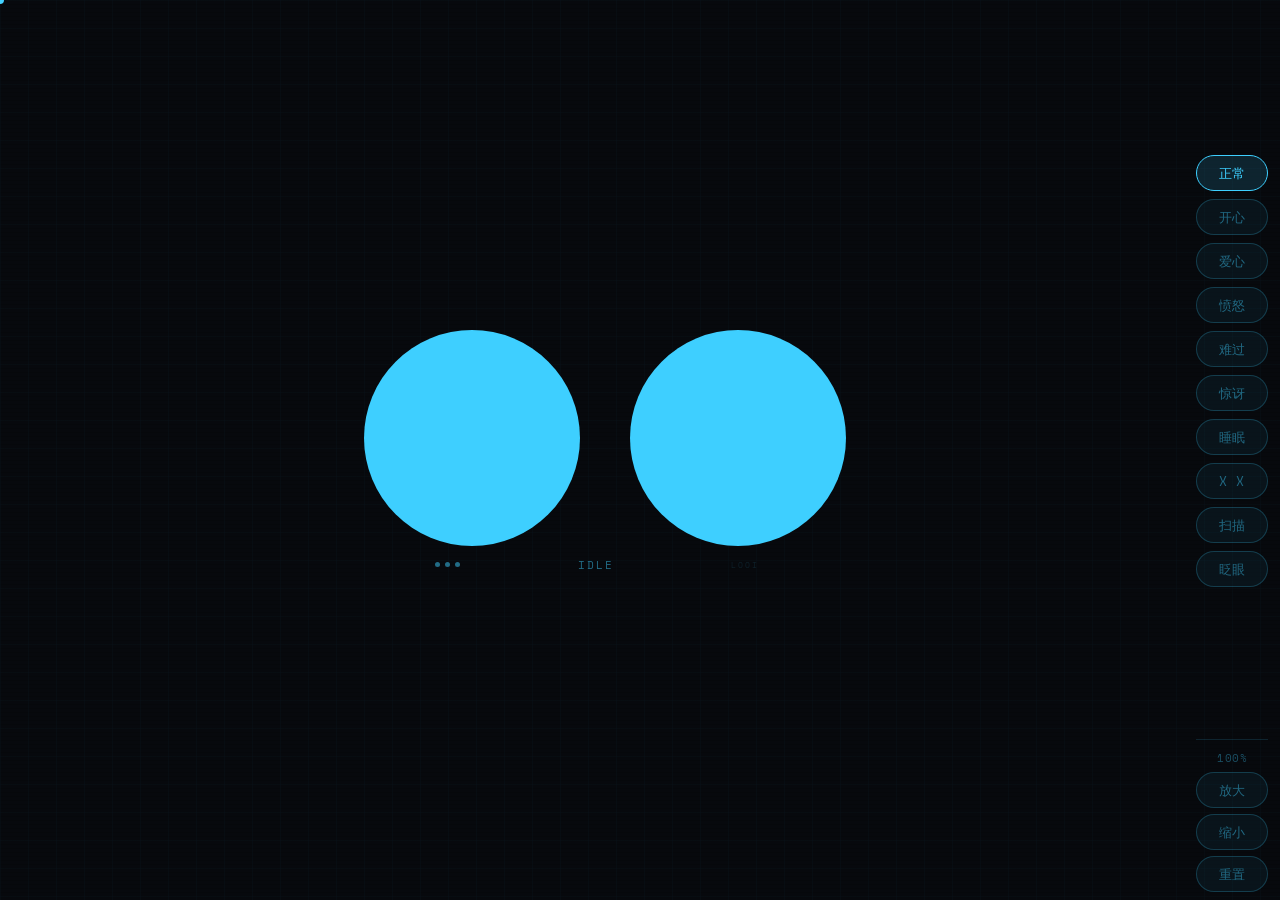
<file: tools/robot-eyes/robot-eyes-miniscreen.html>
<!DOCTYPE html>
<html lang="zh">
<head>
<meta charset="UTF-8">
<meta name="viewport" content="width=1280, initial-scale=1.0, user-scalable=no, viewport-fit=cover">
<title>LOOIROBOT</title>
<style>
@import url('https://fonts.googleapis.com/css2?family=Space+Mono:wght@400;700&display=swap');

*, *::before, *::after { box-sizing: border-box; margin: 0; padding: 0; }

:root {
  --c: #3ecfff;
  --bg: #07090d;
  /* 设计 / 默认画面基准（1280×720） */
  --screen-w: 1280px;
  --screen-h: 720px;
  /* 左侧眼睛区域整体缩放（右侧按钮调节） */
  --stage-scale: 1;
}

html, body {
  width: 100%; height: 100%;
  overflow: hidden;
  background: var(--bg);
  font-family: 'Space Mono', monospace;
  cursor: none;
  touch-action: manipulation;
  /* 小屏上减少亚像素模糊 */
  -webkit-font-smoothing: antialiased;
}

/* scanline overlay for CRT feel */
body::after {
  content: '';
  position: fixed; inset: 0;
  background: repeating-linear-gradient(
    0deg,
    transparent,
    transparent 3px,
    rgba(0,0,0,0.08) 3px,
    rgba(0,0,0,0.08) 4px
  );
  pointer-events: none;
  /* 必须在 .scene 之下，否则横纹会叠在眼睛/按钮上 */
  z-index: 2;
}

/* subtle grid */
body::before {
  content: '';
  position: fixed; inset: 0;
  background-image:
    linear-gradient(rgba(62,207,255,0.025) 1px, transparent 1px),
    linear-gradient(90deg, rgba(62,207,255,0.025) 1px, transparent 1px);
  background-size: 28px 28px;
  pointer-events: none;
  z-index: 0;
}

/* main layout — 左侧眼睛区居中，右侧竖排按钮 */
.scene {
  position: fixed; inset: 0;
  display: flex;
  flex-direction: row;
  align-items: stretch;
  justify-content: flex-start;
  z-index: 20;
  gap: 0;
  isolation: isolate;
}

/* 缩放后 .stage 的视觉范围会盖住右侧，必须用层级保证右侧栏永远在上层接收点击 */
.stage {
  flex: 1;
  min-width: 0;
  display: flex;
  flex-direction: column;
  align-items: center;
  justify-content: center;
  padding: 6px 4px 6px 8px;
  transform: scale(var(--stage-scale));
  transform-origin: center center;
  transition: transform 0.2s ease;
  will-change: transform;
  position: relative;
  z-index: 1;
}

/* ---- EYES ---- */
.eyes-row {
  display: flex;
  align-items: center;
  justify-content: center;
  /* 1280×720 下明显眼距；随 vmin 缩放 */
  gap: clamp(40px, 12vmin, 120px);
  padding: 0 8px;
  transform: translateZ(0);
}

.eye {
  border-radius: 50%;
  background: var(--c);
  flex-shrink: 0;
  position: relative;
  backface-visibility: hidden;
  transition:
    width  .4s cubic-bezier(.34,1.56,.64,1),
    height .4s cubic-bezier(.34,1.56,.64,1),
    border-radius .4s cubic-bezier(.34,1.56,.64,1),
    background .35s ease,
    transform .35s cubic-bezier(.34,1.56,.64,1),
    opacity .35s ease;
  overflow: visible;
}

/* blink lid */
.lid {
  position: absolute; inset: -1px;
  background: var(--bg);
  border-radius: inherit;
  transform: scaleY(0);
  transform-origin: top;
  z-index: 4;
  pointer-events: none;
}

/* brow */
.brow {
  position: absolute;
  left: 50%;
  transform: translateX(-50%);
  height: 10%;
  border-radius: 99px;
  background: var(--c);
  opacity: 0;
  transition: opacity .3s, transform .3s, top .3s, background .35s;
  pointer-events: none;
  z-index: 5;
}

/* ---- FACE STATUS ---- */
.face-status {
  display: flex;
  align-items: center;
  justify-content: space-between;
  width: 100%;
  max-width: min(100%, 360px);
  padding: 0 clamp(8px, 2vmin, 20px);
  margin-top: clamp(6px, 1.5vh, 14px);
  opacity: 0.5;
}
.dots {
  display: flex; gap: 5px;
}
.dot {
  width: 5px; height: 5px; border-radius: 50%;
  background: var(--c);
  animation: dp 2.4s ease-in-out infinite;
}
.dot:nth-child(2) { animation-delay:.3s; }
.dot:nth-child(3) { animation-delay:.6s; }
@keyframes dp { 0%,100%{opacity:.7} 50%{opacity:.2} }

.mood-txt {
  font-size: clamp(8px, 1.6vmin, 11px);
  letter-spacing: 2px;
  color: var(--c);
  text-transform: uppercase;
}

/* ---- 右侧表情按钮（竖排） ---- */
.emo-col {
  flex-shrink: 0;
  display: flex;
  flex-direction: column;
  min-height: 0;
  padding: 8px 12px 8px 6px;
  max-height: 100%;
  position: relative;
  z-index: 10;
  pointer-events: auto;
}

.emo-list {
  flex: 1;
  min-height: 0;
  display: flex;
  flex-direction: column;
  justify-content: center;
  gap: 8px;
  overflow-y: auto;
  overflow-x: hidden;
  -webkit-overflow-scrolling: touch;
}

.zoom-tools {
  flex-shrink: 0;
  display: flex;
  flex-direction: column;
  gap: 6px;
  padding-top: 10px;
  margin-top: 6px;
  border-top: 1px solid rgba(62,207,255,0.14);
  position: relative;
  z-index: 11;
  pointer-events: auto;
}

.zoom-tools .zoom-pct {
  font-family: 'Space Mono', monospace;
  font-size: clamp(9px, 1.4vmin, 11px);
  color: rgba(62,207,255,0.35);
  text-align: center;
  letter-spacing: 0.5px;
  user-select: none;
}

.emo {
  background: rgba(62,207,255,0.06);
  border: 1px solid rgba(62,207,255,0.22);
  border-radius: 99px;
  color: rgba(62,207,255,0.45);
  font-family: 'Space Mono', monospace;
  font-size: clamp(10px, 1.85vmin, 13px);
  padding: 7px 14px;
  min-width: 72px;
  cursor: pointer;
  letter-spacing: 0.5px;
  transition: all .2s;
  white-space: nowrap;
  touch-action: manipulation;
  -webkit-tap-highlight-color: transparent;
}
.emo:hover, .emo:active { border-color: var(--c); color: var(--c); background: rgba(62,207,255,0.12); }
.emo.on { border-color: var(--c); color: var(--c); background: rgba(62,207,255,0.14); }

/* particles */
.p-wrap { position: fixed; inset: 0; pointer-events: none; z-index: 1; }
.p {
  position: absolute;
  border-radius: 50%;
  background: var(--c);
  opacity: 0;
  animation: pup linear infinite;
}
@keyframes pup {
  0%   { opacity:0; transform:translateY(0) scale(1); }
  10%  { opacity:.35; }
  90%  { opacity:.1; }
  100% { opacity:0; transform:translateY(-100px) scale(.2); }
}

/* cursor dot */
.cur { position:fixed; width:8px; height:8px; border-radius:50%; background:var(--c); pointer-events:none; z-index:9999; transform:translate(-50%,-50%); mix-blend-mode:screen; }

/* blush cheek */
.blush {
  position: absolute;
  border-radius: 50%;
  pointer-events: none;
  transition: opacity .4s;
  z-index: 3;
}
</style>
</head>
<body>

<div class="p-wrap" id="pw"></div>
<div class="cur" id="cur"></div>

<div class="scene">
  <div class="stage" id="stage">
    <div class="eyes-row" id="eyesRow">
      <div style="position:relative;">
        <div class="brow" id="browL"></div>
        <div class="eye" id="eL"><div class="lid" id="lidL"></div></div>
        <div class="blush" id="blushL" style="opacity:0;"></div>
      </div>
      <div style="position:relative;">
        <div class="brow" id="browR"></div>
        <div class="eye" id="eR"><div class="lid" id="lidR"></div></div>
        <div class="blush" id="blushR" style="opacity:0;"></div>
      </div>
    </div>

    <div class="face-status">
      <div class="dots">
        <div class="dot"></div><div class="dot"></div><div class="dot"></div>
      </div>
      <div class="mood-txt" id="moodTxt">IDLE</div>
      <div style="font-size:8px;color:rgba(62,207,255,0.25);letter-spacing:2px;">LOOI</div>
    </div>
  </div>

  <div class="emo-col">
    <div class="emo-list">
      <button class="emo on"  onclick="pick('normal',this)">正常</button>
      <button class="emo"     onclick="pick('happy',this)">开心</button>
      <button class="emo"     onclick="pick('love',this)">爱心</button>
      <button class="emo"     onclick="pick('angry',this)">愤怒</button>
      <button class="emo"     onclick="pick('sad',this)">难过</button>
      <button class="emo"     onclick="pick('surprised',this)">惊讶</button>
      <button class="emo"     onclick="pick('sleep',this)">睡眠</button>
      <button class="emo"     onclick="pick('x',this)">X X</button>
      <button class="emo"     onclick="pick('scan',this)">扫描</button>
      <button class="emo"     onclick="pick('wink',this)">眨眼</button>
    </div>
    <div class="zoom-tools">
      <span class="zoom-pct" id="zoomPct" aria-live="polite">100%</span>
      <button type="button" class="emo zoom-btn" id="zoomIn" title="放大眼睛区域">放大</button>
      <button type="button" class="emo zoom-btn" id="zoomOut" title="缩小">缩小</button>
      <button type="button" class="emo zoom-btn" id="zoomReset" title="恢复 100%">重置</button>
    </div>
  </div>
</div>

<script>
const eL = document.getElementById('eL');
const eR = document.getElementById('eR');
const lidL = document.getElementById('lidL');
const lidR = document.getElementById('lidR');
const browL = document.getElementById('browL');
const browR = document.getElementById('browR');
const blushL = document.getElementById('blushL');
const blushR = document.getElementById('blushR');
const moodTxt = document.getElementById('moodTxt');
const cur = document.getElementById('cur');
const stageEl = document.getElementById('stage');
const zoomPctEl = document.getElementById('zoomPct');
const ZOOM_LS = 'robotEyesStageScale';
const ZOOM_MIN = 0.5;
const ZOOM_MAX = 2.5;
const ZOOM_STEP = 0.1;

let mx = innerWidth/2, my = innerHeight/2;
let stageScale = 1;
let mood = 'normal';
let blinkTO, scanRAF;
let blinking = false;

// --- responsive eye size（按左侧舞台区域算，避免副屏宽度被按钮挤爆后仍按整窗缩放） ---
function eyeSize() {
  const w = stageEl ? stageEl.clientWidth : innerWidth;
  const h = stageEl ? stageEl.clientHeight : innerHeight;
  const s = Math.min(w, h);
  return Math.max(20, Math.round(s * 0.24));
}

// --- cursor ---
document.addEventListener('mousemove', e => {
  mx = e.clientX; my = e.clientY;
  cur.style.left = mx+'px'; cur.style.top = my+'px';
});
document.addEventListener('touchmove', e => {
  const t = e.touches[0];
  mx = t.clientX; my = t.clientY;
}, { passive:true });

function clampZoom(v) {
  return Math.min(ZOOM_MAX, Math.max(ZOOM_MIN, Math.round(v * 100) / 100));
}

function applyStageScale(next) {
  stageScale = clampZoom(next);
  document.documentElement.style.setProperty('--stage-scale', String(stageScale));
  if (zoomPctEl) zoomPctEl.textContent = Math.round(stageScale * 100) + '%';
  try { localStorage.setItem(ZOOM_LS, String(stageScale)); } catch (_) {}
}

function loadStageScale() {
  try {
    const raw = localStorage.getItem(ZOOM_LS);
    if (raw != null && raw !== '') {
      const n = parseFloat(raw);
      if (!Number.isNaN(n)) stageScale = clampZoom(n);
    }
  } catch (_) {}
  document.documentElement.style.setProperty('--stage-scale', String(stageScale));
  if (zoomPctEl) zoomPctEl.textContent = Math.round(stageScale * 100) + '%';
}

function bindZoom(id, fn) {
  const el = document.getElementById(id);
  if (!el) return;
  el.addEventListener('click', (e) => {
    e.stopPropagation();
    fn();
  });
}
bindZoom('zoomIn', () => applyStageScale(stageScale + ZOOM_STEP));
bindZoom('zoomOut', () => applyStageScale(stageScale - ZOOM_STEP));
bindZoom('zoomReset', () => applyStageScale(1));

// --- particles ---
const pw = document.getElementById('pw');
for (let i=0; i<14; i++) {
  const p = document.createElement('div');
  p.className = 'p';
  const sz = 1.5 + Math.random()*3;
  p.style.cssText = `width:${sz}px;height:${sz}px;left:${Math.random()*100}%;bottom:${Math.random()*20}%;animation-duration:${6+Math.random()*8}s;animation-delay:${Math.random()*7}s;`;
  pw.appendChild(p);
}

// --- helpers ---
const C = '#3ecfff';

function sz(el, w, h, r, bg, border) {
  const base = eyeSize();
  el.style.width  = Math.round(w * base / 100) + 'px';
  el.style.height = Math.round(h * base / 100) + 'px';
  el.style.borderRadius = r;
  el.style.background = bg || C;
  el.style.border = border || 'none';
  el.style.overflow = 'hidden';
  el.style.display = '';
}

function both(w, h, r, bg, border) {
  sz(eL, w, h, r, bg, border);
  sz(eR, w, h, r, bg, border);
}

function brows(show, aL, aR, top, color) {
  const base = eyeSize();
  const c = color || C;
  [browL, browR].forEach(b => {
    b.style.width = Math.round(base * 0.75) + 'px';
    b.style.top = top || '-14px';
    b.style.background = c;
    b.style.opacity = show ? '1' : '0';
  });
  browL.style.transform = `translateX(-50%) rotate(${aL||0}deg)`;
  browR.style.transform = `translateX(-50%) rotate(${aR||0}deg)`;
}

function blush(show, color) {
  const base = eyeSize();
  const bw = Math.round(base * 0.6), bh = Math.round(base * 0.3);
  const c = color || '#ff6ba8';
  [blushL, blushR].forEach(b => {
    b.style.width  = bw+'px';
    b.style.height = bh+'px';
    b.style.background = c+'55';
    b.style.opacity = show ? '1' : '0';
  });
  blushL.style.left = Math.round(-bw*0.3)+'px';
  blushL.style.top  = Math.round(eyeSize()*0.6)+'px';
  blushR.style.right = Math.round(-bw*0.3)+'px';
  blushR.style.top   = Math.round(eyeSize()*0.6)+'px';
}

function makeSvgEye(el, svgContent, wMult, hMult) {
  const base = eyeSize();
  el.innerHTML = svgContent;
  el.style.width  = Math.round(base*wMult)+'px';
  el.style.height = Math.round(base*hMult)+'px';
  el.style.background = 'transparent';
  el.style.border = 'none';
  el.style.borderRadius = '0';
  el.style.overflow = 'visible';
  el.appendChild(el === eL ? lidL : lidR);
}

function makeX(el, color) {
  const base = eyeSize();
  const s = base, arm = Math.round(base*0.22);
  el.style.width = s+'px'; el.style.height = s+'px';
  el.style.background = 'transparent'; el.style.border = 'none';
  el.style.borderRadius = '0'; el.style.overflow = 'visible';
  el.style.position = 'relative'; el.style.display = 'flex';
  el.style.alignItems = 'center'; el.style.justifyContent = 'center';
  el.innerHTML = `
    <span style="position:absolute;width:${s}px;height:${arm}px;border-radius:${arm/2}px;background:${color};transform:rotate(45deg);"></span>
    <span style="position:absolute;width:${s}px;height:${arm}px;border-radius:${arm/2}px;background:${color};transform:rotate(-45deg);"></span>`;
  el.appendChild(el === eL ? lidL : lidR);
}

function makeHeart(el) {
  const base = eyeSize();
  const svgH = Math.round(base*0.85);
  el.innerHTML = `<svg width="${base}" height="${svgH}" viewBox="0 0 60 55" shape-rendering="geometricPrecision"><path d="M30 50 C30 50 5 32 5 16 C5 8 11 2 18 2 C23 2 28 6 30 11 C32 6 37 2 42 2 C49 2 55 8 55 16 C55 32 30 50 30 50Z" fill="#ff6ba8"/></svg>`;
  el.style.width = base+'px'; el.style.height = svgH+'px';
  el.style.background = 'transparent'; el.style.border = 'none';
  el.style.borderRadius = '0'; el.style.overflow = 'visible';
  el.appendChild(el === eL ? lidL : lidR);
}

// --- moods ---
const labels = {
  normal:'IDLE', happy:'HAPPY :)', love:'LOVE ♡', angry:'ALERT!',
  sad:'SAD...', surprised:'WOW!!', sleep:'ZZZ...', x:'X_X', scan:'SCAN', wink:'WINK ;)'
};

const defs = {
  normal() {
    both(100,100,'50%',C);
    brows(false); blush(false);
    [eL,eR].forEach(e=>{ e.style.transform=''; });
    scheduleBlink();
  },
  happy() {
    both(115, 55, '0 0 50% 50%', C);
    brows(false); blush(true, '#ff6ba8');
    [eL,eR].forEach(e=>{ e.style.transform=''; });
    scheduleBlink(3500);
  },
  love() {
    makeHeart(eL); makeHeart(eR);
    brows(false); blush(true, '#ff6ba8');
    [eL,eR].forEach(e=>{ e.style.transform=''; });
    scheduleBlink(4000);
  },
  angry() {
    both(100,100,'50%','#ff4040');
    brows(true, 18, -18, '-20%', '#ff4040');
    blush(false);
    [eL,eR].forEach(e=>{ e.style.transform=''; });
    scheduleBlink(800);
  },
  sad() {
    both(115, 55, '50% 50% 0 0', '#6ba8ff');
    brows(true, 15, -15, '-18%', '#6ba8ff');
    blush(false);
    const ty = Math.round(eyeSize()*0.14);
    eL.style.transform = `translateY(${ty}px)`;
    eR.style.transform = `translateY(${ty}px)`;
    scheduleBlink(5000);
  },
  surprised() {
    const base = eyeSize();
    both(120,120,'50%','#ffe566');
    brows(true, -12, 12, '-22%', '#ffe566');
    blush(true,'#ffe566');
    [eL,eR].forEach(e=>{ e.style.transform=''; });
    scheduleBlink(2000);
  },
  sleep() {
    both(115, 18, '9px', '#44556b');
    brows(false); blush(false);
    [eL,eR].forEach(e=>{ e.style.transform=''; e.style.opacity='0.65'; });
  },
  x() {
    makeX(eL, C); makeX(eR, C);
    brows(false); blush(false);
    [eL,eR].forEach(e=>{ e.style.transform=''; });
  },
  scan() {
    both(100,100,'50%',C);
    brows(false); blush(false);
    [eL,eR].forEach(e=>{ e.style.transform=''; });
    doScan();
    scheduleBlink(1800);
  },
  wink() {
    sz(eL, 100,100,'50%',C);
    const base = eyeSize();
    eR.style.width = base+'px'; eR.style.height = Math.round(base*0.15)+'px';
    eR.style.borderRadius = '8px'; eR.style.background = C;
    eR.style.overflow = 'hidden'; eR.style.border = 'none'; eR.style.display = '';
    brows(false); blush(false);
    eL.style.transform = ''; eR.style.transform = '';
    scheduleBlink(3000);
  }
};

// --- scan animation ---
let scanAngle = 0;
function doScan() {
  if (mood !== 'scan') return;
  scanAngle += 4;
  const base = eyeSize();
  const r = base * 0.28;
  const ox = Math.cos(scanAngle*Math.PI/180)*r;
  const oy = Math.sin(scanAngle*Math.PI/180)*r;
  [eL, eR].forEach(el => {
    let d = el.querySelector('.sdot');
    if (!d) {
      d = document.createElement('div');
      d.className = 'sdot';
      const ds = Math.round(base*0.18);
      d.style.cssText = `position:absolute;width:${ds}px;height:${ds}px;border-radius:50%;background:#07090d;top:50%;left:50%;z-index:3;`;
      el.style.position = 'relative';
      el.insertBefore(d, el.firstChild);
    }
    d.style.transform = `translate(calc(-50% + ${Math.round(ox)}px), calc(-50% + ${Math.round(oy)}px))`;
  });
  scanRAF = setTimeout(doScan, 28);
}

// --- blink ---
function scheduleBlink(ms) {
  clearTimeout(blinkTO);
  const d = ms || (2000 + Math.random()*2500);
  blinkTO = setTimeout(() => { doBlink(); if (mood!=='sleep') scheduleBlink(ms); }, d);
}

function doBlink() {
  if (blinking || mood==='sleep'||mood==='x') return;
  blinking = true;
  [lidL,lidR].forEach(l=>{ l.style.transition='transform .08s ease-in'; l.style.transform='scaleY(1)'; });
  setTimeout(()=>{
    [lidL,lidR].forEach(l=>{ l.style.transition='transform .1s ease-out'; l.style.transform='scaleY(0)'; });
    setTimeout(()=>{ blinking=false; }, 120);
  }, 95);
}

// --- mouse tracking ---
function getCenter(el) {
  const r = el.getBoundingClientRect();
  return { x: r.left+r.width/2, y: r.top+r.height/2 };
}

function raf() {
  if (mood==='normal'||mood==='happy'||mood==='surprised'||mood==='wink'||mood==='scan') {
    const max = mood==='surprised' ? eyeSize()*0.25 : eyeSize()*0.18;
    [eL,eR].forEach(el => {
      if (mood==='wink' && el===eR) return;
      const c = getCenter(el);
      const dx=mx-c.x, dy=my-c.y;
      const dist=Math.sqrt(dx*dx+dy*dy)||1;
      const clamp=Math.min(max, dist*0.22);
      const ox=(dx/dist)*clamp, oy=(dy/dist)*clamp;
      const curr = el.style.transform || '';
      if (!curr.includes('translateY') || mood!=='sad') {
        el.style.transform = `translate(${Math.round(ox)}px,${Math.round(oy)}px)`;
      }
    });
  }
  requestAnimationFrame(raf);
}

// --- pick mood ---
function pick(m, btn) {
  clearTimeout(blinkTO);
  clearTimeout(scanRAF);
  document.querySelectorAll('.emo-list .emo').forEach(b=>b.classList.remove('on'));
  if(btn) btn.classList.add('on');
  mood = m;
  [eL,eR].forEach(e=>{ e.innerHTML=''; e.appendChild(e===eL?lidL:lidR); e.style.opacity='1'; e.style.transform=''; });
  moodTxt.textContent = labels[m]||m.toUpperCase();
  defs[m]();
}

// --- tap anywhere to cycle ---
const moodList = ['normal','happy','love','angry','sad','surprised','sleep','x','scan','wink'];
let moodIdx = 0;
document.body.addEventListener('click', e => {
  if (e.target.closest('.emo-list .emo') || e.target.closest('.zoom-tools')) return;
  moodIdx = (moodIdx+1) % moodList.length;
  const m = moodList[moodIdx];
  const btn = [...document.querySelectorAll('.emo-list .emo')].find(b => (b.getAttribute('onclick')||'').includes(`'${m}'`));
  pick(m, btn);
});

function emoButtonFor(m) {
  return [...document.querySelectorAll('.emo-list .emo')].find(b => (b.getAttribute('onclick')||'').includes(`'${m}'`));
}

// resize recalc（保持当前表情与按钮高亮）
window.addEventListener('resize', () => { pick(mood, emoButtonFor(mood)); });

// init
loadStageScale();
pick('normal', document.querySelector('.emo-list .emo'));
raf();
</script>
</body>
</html>
</file>
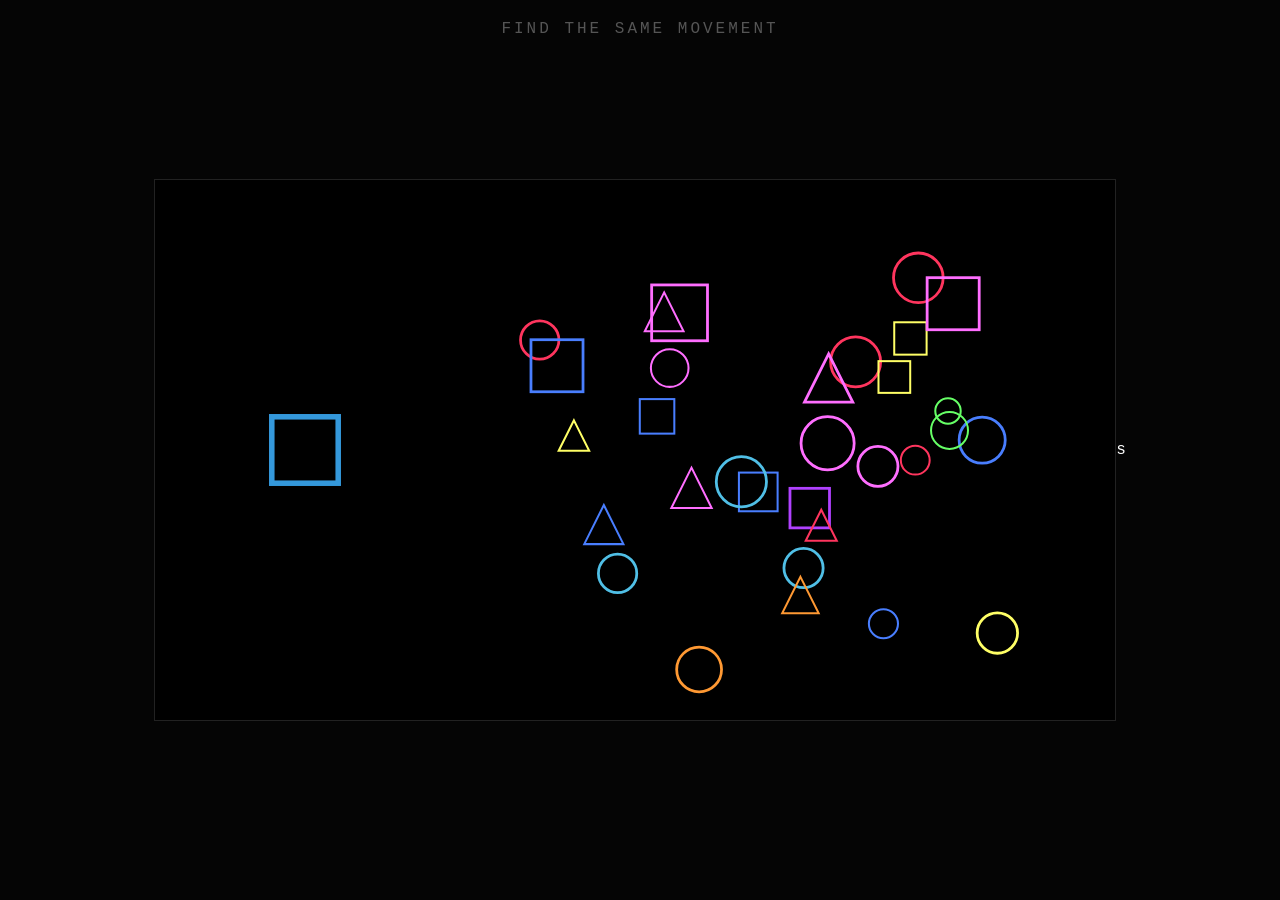
<file: gamejam/demo/2026-3-034GJ/demo.html>
<!DOCTYPE html>
<html>

<head>
    <title>SYNC: Find the same action</title>
    <style>
        body {
            margin: 0;
            background: #050505;
            display: flex;
            align-items: center;
            justify-content: center;
            height: 100vh;
            overflow: hidden;
            color: #fff;
            font-family: 'Courier New', Courier, monospace;
        }

        canvas {
            border: 1px solid #222;
            background: #000;
            cursor: pointer;
        }

        .instruction {
            position: absolute;
            top: 20px;
            letter-spacing: 3px;
            color: #555;
            pointer-events: none;
        }
    </style>
</head>

<body>
    <div id="hint" class="instruction">REC: 8 MOVEMENTS</div>
    <canvas id="gameCanvas" width="960" height="540"></canvas>

    <script>
        const canvas = document.getElementById('gameCanvas');
        const ctx = canvas.getContext('2d');
        const hintLabel = document.getElementById('hint');

        const BEAT_DURATION = 28;
        const SEQUENCE_LENGTH = 8;
        const PALETTE = ['#FF355E', '#FF9933', '#FFFF66', '#66FF66', '#50BFE6', '#497EFE', '#B041FF', '#FF6EFF'];

        // 模拟玩家录制的动作频率
        const myPattern = [1, 0, 1, 1, 0, 1, 0, 0];
        let frameCount = 0;
        let currentStep = 0;
        let isMatched = false;
        let globalAlpha = 1.0;

        const player = { x: 150, y: 270, size: 48, scale: 1, color: '#FFFFFF', outlineColor: '#3498db' };
        const entities = [];
        let targetEntity = null;

        function init() {
            targetEntity = createEntity(true);
            entities.push(targetEntity);
            for (let i = 0; i < 30; i++) entities.push(createEntity(false));
        }

        function createEntity(isTarget) {
            const color = PALETTE[Math.floor(Math.random() * PALETTE.length)];
            return {
                originX: 400 + Math.random() * 500,
                originY: 80 + Math.random() * 380,
                x: 0, y: 0,
                size: 25 + Math.random() * 15,
                type: ['circle', 'rect', 'triangle'][Math.floor(Math.random() * 3)],
                baseColor: color, currentColor: color,
                scale: 1,
                pattern: isTarget ? [...myPattern] : Array.from({ length: 8 }, () => Math.random() > 0.5 ? 1 : 0),
                isTarget: isTarget,
                connected: false, isError: false,
                angle: Math.random() * Math.PI * 2,
                driftSpeed: 0.008 + Math.random() * 0.01,
                driftRadius: 30 + Math.random() * 20
            };
        }

        function drawEntity(e, isPlayer = false, alpha = 1.0) {
            ctx.save();
            ctx.globalAlpha = alpha;
            ctx.translate(e.x, e.y);
            ctx.scale(e.scale, e.scale);

            ctx.beginPath();
            let drawColor = e.currentColor;
            if (isPlayer || e.connected) drawColor = player.outlineColor;
            ctx.strokeStyle = drawColor;
            ctx.lineWidth = (e.connected || isPlayer) ? 4 : 2;

            if (isPlayer || e.type === 'rect') ctx.strokeRect(-e.size / 2, -e.size / 2, e.size, e.size);
            else if (e.type === 'circle') { ctx.arc(0, 0, e.size / 2, 0, Math.PI * 2); ctx.stroke(); }
            else {
                ctx.moveTo(0, -e.size / 2); ctx.lineTo(e.size / 2, e.size / 2); ctx.lineTo(-e.size / 2, e.size / 2);
                ctx.closePath(); ctx.stroke();
            }

            if (isPlayer || e.connected) {
                ctx.globalAlpha = alpha * 0.2;
                ctx.fillStyle = player.outlineColor;
                ctx.fill();
            }
            ctx.restore();
        }

        function update() {
            frameCount++;
            if (frameCount >= BEAT_DURATION) {
                currentStep = (currentStep + 1) % SEQUENCE_LENGTH;
                frameCount = 0;
            }

            if (isMatched) {
                globalAlpha = Math.max(0, globalAlpha - 0.02);
                const midX = canvas.width / 2;
                const midY = canvas.height / 2;
                player.x += (midX - 60 - player.x) * 0.03;
                player.y += (midY - player.y) * 0.03;
                targetEntity.x += (midX + 60 - targetEntity.x) * 0.03;
                targetEntity.y += (midY - targetEntity.y) * 0.03;
                targetEntity.driftRadius *= 0.9;
                hintLabel.innerText = "CONNECTED";
                hintLabel.style.color = player.outlineColor;
            } else {
                entities.forEach(e => {
                    e.angle += e.driftSpeed;
                    e.x = e.originX + Math.cos(e.angle) * e.driftRadius;
                    e.y = e.originY + Math.sin(e.angle * 0.8) * e.driftRadius;
                });
                // 模拟已经录制完动作，提示寻找
                hintLabel.innerText = "FIND THE SAME MOVEMENT";
            }

            let pScale = myPattern[currentStep] ? 1.4 : 1.0;
            player.scale += (pScale - player.scale) * 0.3;
            entities.forEach(e => {
                let eScale = e.pattern[currentStep] ? 1.4 : 1.0;
                if (e.isError) eScale *= 0.8;
                e.scale += (eScale - e.scale) * 0.3;
            });

            ctx.clearRect(0, 0, canvas.width, canvas.height);
            entities.filter(e => !e.connected).forEach(e => drawEntity(e, false, globalAlpha));

            if (isMatched) {
                ctx.beginPath(); ctx.strokeStyle = player.outlineColor; ctx.globalAlpha = 0.4;
                ctx.setLineDash([10, 5]); ctx.moveTo(player.x, player.y); ctx.lineTo(targetEntity.x, targetEntity.y); ctx.stroke();
            }

            drawEntity(player, true, 1.0);
            if (targetEntity.connected) drawEntity(targetEntity, false, 1.0);

            requestAnimationFrame(update);
        }

        canvas.onclick = (event) => {
            if (isMatched) return;
            const rect = canvas.getBoundingClientRect();
            const mx = event.clientX - rect.left;
            const my = event.clientY - rect.top;

            entities.forEach(e => {
                const d = Math.sqrt((mx - e.x) ** 2 + (my - e.y) ** 2);
                if (d < 40) {
                    if (e.isTarget) {
                        e.connected = true;
                        isMatched = true;
                    } else {
                        e.isError = true;
                        e.currentColor = '#444';
                        setTimeout(() => { e.isError = false; e.currentColor = e.baseColor; }, 600);
                    }
                }
            });
        };

        init();
        update();
    </script>
</body>

</html>s
</file>
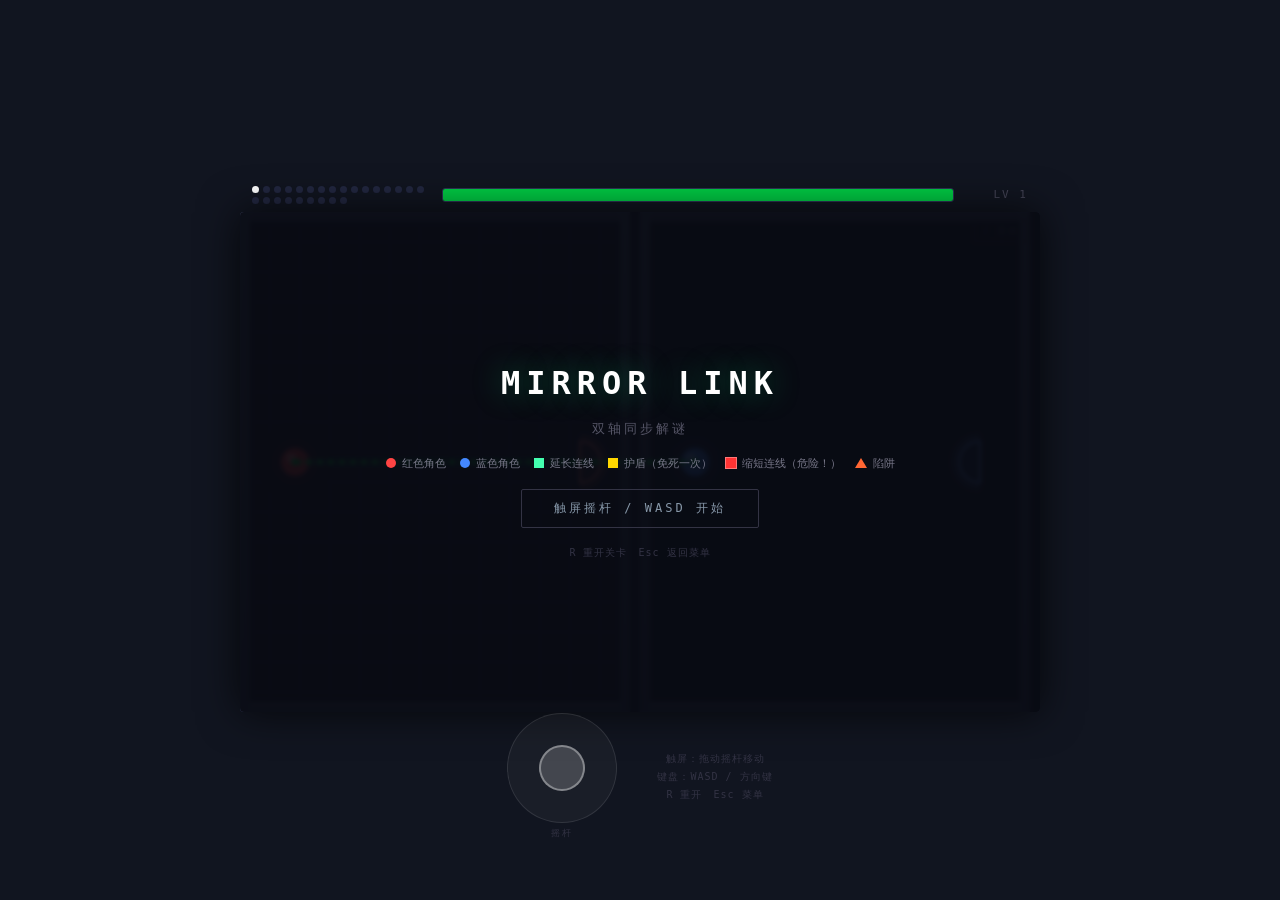
<file: gamejam/demo/2026-3-034GJ/MirrorLink.html>
<!DOCTYPE html>
<html lang="zh">
<head>
<meta charset="UTF-8">
<meta name="viewport" content="width=device-width, initial-scale=1.0, maximum-scale=1.0, user-scalable=no">
<meta name="mobile-web-app-capable" content="yes">
<meta name="apple-mobile-web-app-capable" content="yes">
<title>Mirror Link</title>
<style>
*{margin:0;padding:0;box-sizing:border-box;-webkit-tap-highlight-color:transparent}
html,body{width:100%;height:100%;overflow:hidden;touch-action:none}
body{background:#111520;display:flex;flex-direction:column;align-items:center;justify-content:center;font-family:monospace}

/* ── Scale wrapper: shrinks to fit any screen ── */
#scale-root{
  transform-origin:top center;
  display:flex;flex-direction:column;align-items:center;
  gap:0;
}

#ui-top{width:800px;padding:8px 12px;display:flex;align-items:center;gap:10px}
#level-dots{display:flex;gap:4px;flex-wrap:wrap;max-width:180px}
.level-dot{width:7px;height:7px;border-radius:50%;background:#222740;transition:background .3s}
.level-dot.done{background:#00cc44}
.level-dot.current{background:#fff}
#bar-wrap{flex:1;position:relative;height:14px}
#bar-container{width:100%;height:100%;background:#1c2035;border-radius:3px;overflow:hidden;border:1px solid #2e3455}
#bar-fill{height:100%;width:100%;background:#00cc44;transition:background .12s}
#level-label{font-size:11px;color:#445;letter-spacing:2px;min-width:64px;text-align:right}
#game-wrap{position:relative;width:800px;height:500px}
canvas{display:block;border-radius:4px;box-shadow:0 0 40px rgba(0,0,0,.7)}

/* ── Virtual joystick ── */
#joystick-wrap{
  width:800px;height:130px;
  display:flex;align-items:center;justify-content:center;
  gap:40px;
  padding:8px 0;
}
.joystick-zone{
  position:relative;
  width:110px;height:110px;
  border-radius:50%;
  background:rgba(255,255,255,.04);
  border:1.5px solid rgba(255,255,255,.1);
  flex-shrink:0;
}
.joystick-knob{
  position:absolute;
  width:46px;height:46px;
  border-radius:50%;
  background:rgba(255,255,255,.18);
  border:2px solid rgba(255,255,255,.35);
  top:50%;left:50%;
  transform:translate(-50%,-50%);
  pointer-events:none;
  transition:background .1s;
}
.joystick-zone.active .joystick-knob{
  background:rgba(255,255,255,.30);
}
.joystick-label{
  font-size:9px;color:#334;letter-spacing:2px;
  text-align:center;margin-top:4px;
}
#joystick-hint{
  font-size:10px;color:#334;letter-spacing:1px;
  text-align:center;line-height:1.8;
}

#overlay{position:absolute;top:0;left:0;width:800px;height:500px;display:flex;flex-direction:column;align-items:center;justify-content:center;background:rgba(8,10,18,.92);gap:18px;border-radius:4px;backdrop-filter:blur(2px)}
#overlay.hidden{display:none}
.overlay-title{font-size:32px;font-weight:bold;letter-spacing:6px;color:#fff;text-shadow:0 0 30px rgba(0,200,100,.4)}
.overlay-sub{font-size:13px;color:#556;letter-spacing:3px}
.overlay-hint{display:flex;gap:14px;flex-wrap:wrap;justify-content:center;max-width:580px}
.hint-item{display:flex;align-items:center;gap:6px;font-size:11px;color:#778}
.hint-dot{width:10px;height:10px;border-radius:50%}
.hint-sq{width:10px;height:10px}
.hint-tri{width:0;height:0;border-left:6px solid transparent;border-right:6px solid transparent;border-bottom:10px solid #ff6633}
.overlay-keys{font-size:10px;color:#334;letter-spacing:1px}
.btn{padding:10px 32px;background:transparent;border:1px solid #334;color:#89a;font-family:monospace;font-size:12px;letter-spacing:3px;cursor:pointer;border-radius:2px;transition:all .2s;touch-action:manipulation}
.btn:hover{border-color:#00cc44;color:#00cc44;box-shadow:0 0 12px rgba(0,200,80,.2)}
#mute-btn{position:absolute;top:8px;right:12px;background:transparent;border:1px solid #334;color:#556;font-family:monospace;font-size:10px;letter-spacing:1px;padding:3px 8px;cursor:pointer;border-radius:2px;transition:all .2s;touch-action:manipulation}
#mute-btn:hover{border-color:#667;color:#aaa}
</style>
</head>
<body>
<div id="scale-root">
<div id="ui-top">
  <div id="level-dots"></div>
  <div id="bar-wrap">
    <div id="bar-container"><div id="bar-fill"></div></div>
  </div>
  <div id="level-label">LV 1</div>
</div>
<div id="game-wrap">
  <canvas id="gameCanvas" width="800" height="500"></canvas>
  <button id="mute-btn">♪ 音效</button>
  <div id="overlay">
    <div class="overlay-title" id="overlay-title">MIRROR LINK</div>
    <div class="overlay-sub"   id="overlay-sub">双轴同步解谜</div>
    <div class="overlay-hint">
      <div class="hint-item"><div class="hint-dot" style="background:#ff4444"></div>红色角色</div>
      <div class="hint-item"><div class="hint-dot" style="background:#4488ff"></div>蓝色角色</div>
      <div class="hint-item"><div class="hint-sq"  style="background:#44ffb0"></div>延长连线</div>
      <div class="hint-item"><div class="hint-sq"  style="background:#ffd700"></div>护盾（免死一次）</div>
      <div class="hint-item"><div class="hint-sq"  style="background:#ff3333;outline:1px solid #ff7777"></div>缩短连线（危险！）</div>
      <div class="hint-item"><div class="hint-tri"></div>陷阱</div>
    </div>
    <button class="btn" id="start-btn">触屏摇杆 / WASD 开始</button>
    <div class="overlay-keys">R 重开关卡　Esc 返回菜单</div>
  </div>
</div>
<!-- Virtual joystick (shown on touch devices, always visible as fallback) -->
<div id="joystick-wrap">
  <div>
    <div class="joystick-zone" id="joystick">
      <div class="joystick-knob" id="joystick-knob"></div>
    </div>
    <div class="joystick-label">摇杆</div>
  </div>
  <div id="joystick-hint">
    触屏：拖动摇杆移动<br>
    键盘：WASD / 方向键<br>
    R 重开　Esc 菜单
  </div>
</div>
</div>
<script>
// ═══════════════════════════════════════════════════════════════
//  MIRROR LINK — 关卡编辑指南
//
//  每个关卡是一个对象，字段说明如下：
//
//  lmax   : 连线最大允许距离（像素）。越小越难。建议范围 90-999。
//
//  sA/sB  : 两个角色的起始坐标 {x, y}。
//            ⚠ 必须相同，否则开局即死。
//            房间坐标范围：x=14..366, y=14..486
//
//  wA/wB  : 左右房间的墙体数组（除边框外的额外墙）。
//            [...B()] 表示包含四面边框墙，不要删除。
//            墙体格式：{x, y, w, h}  — x/y 是左上角坐标，w/h 是宽高。
//            房间总宽 390，总高 500。
//
//  tA/tB  : 左右房间的旋转陷阱数组。
//            格式：{x, y, size, angle, speed}
//            size=三角形大小(px)，speed=旋转速度（正=顺时针）。
//            碰撞半径 = RADIUS(14) + size。
//
//  it     : 道具数组。格式：{x, y, side, type, amount}
//            side  : 'A'=只在左房间, 'B'=只在右房间, 'both'=两侧各一个
//            type  : 'extend'(绿/延长), 'shield'(黄/护盾), 'reduce'(红/缩短)
//            amount: 延长/缩短的像素数；护盾固定写 1。
//
//  gA/gB  : 左右房间的终点。格式：{x, y, r}  r=半圆半径，建议 22。
//
//  修改示例：把第二关 lmax 改大一点更容易 → 把 160 改成 220。
//  添加新墙：在 wA 里加 {x:150, y:200, w:14, h:200} 即可。
// ═══════════════════════════════════════════════════════════════

const canvas=document.getElementById('gameCanvas'),ctx=canvas.getContext('2d');
const W=800,H=500,HALF=400,RADIUS=14,SPEED=3.0,ACCEL=0.30,BRAKE=0.18;
const barFill=document.getElementById('bar-fill');
const levelLabel=document.getElementById('level-label');
const overlay=document.getElementById('overlay'),overlayTitle=document.getElementById('overlay-title'),overlaySub=document.getElementById('overlay-sub');
const dotsEl=document.getElementById('level-dots');
const TOTAL=25;
const GAME_KEYS=new Set(['ArrowLeft','ArrowRight','ArrowUp','ArrowDown','a','A','s','S','d','D','w','W','r','R','Escape']);

// ── Dots UI ───────────────────────────────────────
for(let i=0;i<TOTAL;i++){const d=document.createElement('div');d.className='level-dot';d.id='dot'+i;dotsEl.appendChild(d);}

// ── Audio ─────────────────────────────────────────
let audioCtx=null,muted=false,bgGain=null,bgStarted=false;
function getACtx(){
  if(!audioCtx) audioCtx=new(window.AudioContext||window.webkitAudioContext)();
  return audioCtx;
}

// Web Audio synth helper
function playTone(freq,type,vol,dur,delay=0,detune=0){
  if(muted)return;
  const ac=getACtx();
  const osc=ac.createOscillator();
  const g=ac.createGain();
  osc.connect(g);g.connect(ac.destination);
  osc.type=type;osc.frequency.value=freq;osc.detune.value=detune;
  const t=ac.currentTime+delay;
  g.gain.setValueAtTime(0,t);
  g.gain.linearRampToValueAtTime(vol,t+0.01);
  g.gain.exponentialRampToValueAtTime(0.001,t+dur);
  osc.start(t);osc.stop(t+dur+0.05);
}
function playChord(freqs,type,vol,dur,delay=0){
  freqs.forEach((f,i)=>playTone(f,type,vol/freqs.length,dur,delay+i*0.01));
}

// Sound effects
function sfxPickup(type){
  if(type==='extend') playChord([523,659,784],'sine',.18,.25);
  else if(type==='shield') playChord([440,554,659],'sine',.15,.3);
  else { playTone(200,'sawtooth',.12,.15); playTone(150,'sawtooth',.08,.12,.08); }
}
function sfxDie(){
  playTone(180,'sawtooth',.2,.08);
  playTone(120,'sawtooth',.18,.12,.07);
  playTone(80,'square',.15,.2,.15);
}
function sfxClear(){
  const notes=[523,659,784,1047];
  notes.forEach((f,i)=>playChord([f,f*1.25],'sine',.15,.35,i*.12));
}
function sfxShieldBreak(){
  playTone(800,'sine',.12,.04);
  playTone(400,'sine',.10,.08,.04);
}
function sfxWallHit(){
  playTone(90,'square',.06,.04);
}
function sfxWin(){
  [523,659,784,1047,1319,1568].forEach((f,i)=>
    playChord([f,f*1.5],'sine',.12,.4,i*.1));
}

// Background music — generative looping pattern
function startBGM(){
  if(bgStarted||muted)return;
  bgStarted=true;
  const ac=getACtx();

  // Master gain
  bgGain=ac.createGain();
  bgGain.gain.value=0.13;
  bgGain.connect(ac.destination);

  // Reverb (simple convolver)
  const rev=ac.createConvolver();
  const revLen=ac.sampleRate*1.5;
  const revBuf=ac.createBuffer(2,revLen,ac.sampleRate);
  for(let c=0;c<2;c++){
    const d=revBuf.getChannelData(c);
    for(let i=0;i<revLen;i++) d[i]=(Math.random()*2-1)*Math.pow(1-i/revLen,3);
  }
  rev.buffer=revBuf;
  const revGain=ac.createGain();revGain.gain.value=0.3;
  bgGain.connect(rev);rev.connect(revGain);revGain.connect(ac.destination);

  // Chord progression: Am - F - C - G (in A minor feel)
  const BPM=116, beat=60/BPM;
  const scale=[220,247,262,294,330,349,392,440,494,523,587,659,698,784]; // A minor scale tones
  const chords=[
    [220,262,330,440], // Am
    [175,220,262,349], // F
    [196,247,330,392], // C/G  (C with G bass)
    [196,247,294,392], // G
  ];
  const bassNotes=[110,87,98,98];

  let bar=0;
  function scheduleBar(startTime){
    const chord=chords[bar%4];
    const bass=bassNotes[bar%4];

    // Pad chord
    chord.forEach((f,i)=>{
      const osc=ac.createOscillator();const g2=ac.createGain();
      osc.connect(g2);g2.connect(bgGain);
      osc.type='sine';osc.frequency.value=f;
      osc.detune.value=(Math.random()-0.5)*8;
      g2.gain.setValueAtTime(0,startTime);
      g2.gain.linearRampToValueAtTime(0.22,startTime+0.08);
      g2.gain.setValueAtTime(0.22,startTime+beat*3.6);
      g2.gain.linearRampToValueAtTime(0,startTime+beat*4);
      osc.start(startTime);osc.stop(startTime+beat*4.1);
    });

    // Bass pulse (2 per bar)
    [0,beat*2].forEach(offset=>{
      const b=ac.createOscillator();const bg2=ac.createGain();
      b.connect(bg2);bg2.connect(bgGain);
      b.type='triangle';b.frequency.value=bass;
      bg2.gain.setValueAtTime(0,startTime+offset);
      bg2.gain.linearRampToValueAtTime(0.5,startTime+offset+0.02);
      bg2.gain.exponentialRampToValueAtTime(0.001,startTime+offset+beat*0.9);
      b.start(startTime+offset);b.stop(startTime+offset+beat);
    });

    // Melody arpeggio (picks 4 notes from scale)
    for(let s=0;s<8;s++){
      const fi=Math.floor(Math.random()*scale.length);
      const freq=scale[fi]*(Math.random()<.3?2:1);
      const osc=ac.createOscillator();const g2=ac.createGain();
      osc.connect(g2);g2.connect(bgGain);
      osc.type='triangle';osc.frequency.value=freq;
      const st=startTime+s*beat*0.5+Math.random()*0.02;
      g2.gain.setValueAtTime(0,st);
      g2.gain.linearRampToValueAtTime(0.12,st+0.02);
      g2.gain.exponentialRampToValueAtTime(0.001,st+beat*0.45);
      osc.start(st);osc.stop(st+beat*0.5);
    }

    bar++;
    const nextStart=startTime+beat*4;
    // Schedule next bar 0.1s before it starts
    const delay=(nextStart-ac.currentTime-0.1)*1000;
    setTimeout(()=>scheduleBar(nextStart),Math.max(0,delay));
  }
  scheduleBar(ac.currentTime+0.1);
}

// Mute toggle
let muteBtn=document.getElementById('mute-btn');
muteBtn.addEventListener('click',()=>{
  muted=!muted;
  muteBtn.textContent=muted?'✕ 静音':'♪ 音效';
  if(bgGain) bgGain.gain.value=muted?0:0.13;
});

// ── State ─────────────────────────────────────────
let gs='menu',lvIdx=0,level=null,items=[];
let goalA=false,goalB=false,pA,pB,Lmax;
let dp=[],pp=[],flash=0,greenFlash=0,dtimer=0,ctimer=0;
let barRatio=1,barRatioDisp=1;
let shakeX=0,shakeY=0;
let trail=[];
function mkP(x,y){return{x,y,vx:0,vy:0,hasShield:false,sf:0,ifr:0};}

// ── Responsive scale ───────────────────────────────
const scaleRoot=document.getElementById('scale-root');
function applyScale(){
  const totalH=document.documentElement.clientHeight;
  const totalW=document.documentElement.clientWidth;
  // Content natural size: 800 wide × (32+500+130) = 662 tall
  const NATURAL_W=800, NATURAL_H=662;
  const s=Math.min(totalW/NATURAL_W, totalH/NATURAL_H, 1);
  scaleRoot.style.transform=`scale(${s})`;
  // Center vertically after scale
  const scaledH=NATURAL_H*s;
  scaleRoot.style.marginTop=`${(totalH-scaledH)/2}px`;
}
applyScale();
window.addEventListener('resize',applyScale);

// ── Virtual joystick ──────────────────────────────
const jZone =document.getElementById('joystick');
const jKnob =document.getElementById('joystick-knob');
const JR=55; // zone radius (half of 110px)
let jdx=0,jdy=0; // -1..1 output

function joystickMove(cx,cy){
  const rect=jZone.getBoundingClientRect();
  // Scale rect coords back to logical coords
  const s=parseFloat(scaleRoot.style.transform.replace('scale(',''))||1;
  const zx=(rect.left+rect.right)/2;
  const zy=(rect.top+rect.bottom)/2;
  let dx=(cx-zx)/s, dy=(cy-zy)/s;
  const dist=Math.sqrt(dx*dx+dy*dy);
  const maxDist=JR*0.9;
  if(dist>maxDist){dx=dx/dist*maxDist;dy=dy/dist*maxDist;}
  // Move knob
  jKnob.style.left=(50+dx/JR*50)+'%';
  jKnob.style.top =(50+dy/JR*50)+'%';
  // Normalise to -1..1 with deadzone
  const norm=Math.min(dist/maxDist,1);
  const dead=0.12;
  jdx=norm>dead?(dx/maxDist):0;
  jdy=norm>dead?(dy/maxDist):0;
}
function joystickReset(){
  jKnob.style.left='50%';jKnob.style.top='50%';
  jdx=0;jdy=0;
  jZone.classList.remove('active');
}

// Touch events on joystick zone
let jTouchId=null;
jZone.addEventListener('touchstart',e=>{
  e.preventDefault();
  if(gs==='playing'&&!bgStarted)startBGM();
  const t=e.changedTouches[0];
  jTouchId=t.identifier;
  jZone.classList.add('active');
  joystickMove(t.clientX,t.clientY);
},{passive:false});
jZone.addEventListener('touchmove',e=>{
  e.preventDefault();
  for(const t of e.changedTouches){
    if(t.identifier===jTouchId)joystickMove(t.clientX,t.clientY);
  }
},{passive:false});
jZone.addEventListener('touchend',e=>{
  e.preventDefault();
  for(const t of e.changedTouches){if(t.identifier===jTouchId)joystickReset();}
},{passive:false});
jZone.addEventListener('touchcancel',joystickReset);

// Mouse fallback for joystick (desktop testing)
let jMouseDown=false;
jZone.addEventListener('mousedown',e=>{
  jMouseDown=true;jZone.classList.add('active');
  joystickMove(e.clientX,e.clientY);
  if(gs==='playing'&&!bgStarted)startBGM();
});
document.addEventListener('mousemove',e=>{if(jMouseDown)joystickMove(e.clientX,e.clientY);});
document.addEventListener('mouseup',()=>{if(jMouseDown){jMouseDown=false;joystickReset();}});

// ── Input ─────────────────────────────────────────
const K={};
document.addEventListener('keydown',e=>{
  K[e.key]=true;
  if(GAME_KEYS.has(e.key))e.preventDefault();
  if((e.key==='r'||e.key==='R')&&gs!=='menu'){ loadLv(lvIdx);gs='playing'; }
  if(e.key==='Escape'&&gs!=='menu'){ gs='menu';showOv('MIRROR LINK','双轴同步解谜'); }
  if(gs==='playing'&&!bgStarted) startBGM();
});
document.addEventListener('keyup',e=>{K[e.key]=false;});

function inp(){
  // Keyboard
  let dx=0,dy=0;
  if(K['ArrowLeft']||K['a']||K['A'])dx--;
  if(K['ArrowRight']||K['d']||K['D'])dx++;
  if(K['ArrowUp']||K['w']||K['W'])dy--;
  if(K['ArrowDown']||K['s']||K['S'])dy++;
  // Merge joystick (takes priority if active)
  if(jdx!==0||jdy!==0){dx=jdx;dy=jdy;}
  // Normalise diagonal
  const len=Math.sqrt(dx*dx+dy*dy);
  if(len>1){dx/=len;dy/=len;}
  return{dx,dy};
}

// Border walls — always included via [...B()]
function B(){return[{x:0,y:0,w:390,h:10},{x:0,y:490,w:390,h:10},{x:0,y:0,w:10,h:500},{x:380,y:0,w:10,h:500}];}

// ═══════════════════════════════════════════════════════════════
//  关卡数据 (mkLevels)
//  ─ 前7关已大幅降低难度：lmax 更宽松、陷阱更少更慢、墙体更简单
//  ─ 第8关起恢复正常节奏，逐渐加压
// ═══════════════════════════════════════════════════════════════
function mkLevels(){return[

// ─────────────────────────────────────────────────
// WORLD 1：引入（L1-L7）— 轻松教学，无压力
// ─────────────────────────────────────────────────

/* L1 ─ 零障碍教学：感受两角色同步移动 */
{lmax:999,sA:{x:55,y:250},sB:{x:55,y:250},
 wA:B(),wB:B(),tA:[],tB:[],it:[],
 gA:{x:340,y:250,r:22},gB:{x:340,y:250,r:22}},

/* L2 ─ A侧有竖墙（上方缺口）；B侧无障碍直行
        感受：B先到，A需要先上绕过墙再向右
        lmax=999 完全无压力，专注理解被挡住的感觉 */
{lmax:999,sA:{x:55,y:250},sB:{x:55,y:250},
 wA:[...B(),{x:138,y:80,w:14,h:420}],wB:B(),tA:[],tB:[],
 it:[{x:200,y:50,side:'A',type:'extend',amount:80}],
 gA:{x:340,y:250,r:22},gB:{x:340,y:250,r:22}},

/* L3 ─ A侧有竖墙（下方缺口）；B侧无障碍
        比L2换了绕路方向，加一个延长道具练习拾取
        lmax=999，仍无断线压力 */
{lmax:999,sA:{x:55,y:250},sB:{x:55,y:250},
 wA:[...B(),{x:190,y:10,w:14,h:300}],wB:B(),
 tA:[],tB:[],
 it:[{x:110,y:380,side:'A',type:'extend',amount:80}],
 gA:{x:340,y:250,r:22},gB:{x:340,y:250,r:22}},

/* L4 ─ 初见距离条：两侧都有竖墙但位置不同
        A墙在x=160，B墙在x=220，两人在不同通道走，X距离自然拉大
        无陷阱，lmax=280，可以从容体验距离条变化 */
{lmax:280,sA:{x:55,y:250},sB:{x:55,y:250},
 wA:[...B(),{x:160,y:10,w:14,h:220},{x:160,y:310,w:14,h:200}],
 wB:[...B(),{x:220,y:10,w:14,h:220},{x:220,y:310,w:14,h:200}],
 tA:[],tB:[],
 it:[{x:55,y:250,side:'both',type:'extend',amount:80}],
 gA:{x:340,y:250,r:22},gB:{x:340,y:250,r:22}},

/* L5 ─ 初见陷阱：A侧一个慢速陷阱，护盾就在旁边
        B侧无陷阱。先学会躲/用护盾再说别的
        lmax=999，无断线压力 */
{lmax:999,sA:{x:55,y:250},sB:{x:55,y:250},
 wA:[...B(),{x:150,y:10,w:14,h:220},{x:150,y:310,w:14,h:200}],
 wB:B(),
 tA:[{x:240,y:250,size:14,angle:0,speed:0.015}],tB:[],
 it:[{x:100,y:160,side:'A',type:'shield',amount:1}],
 gA:{x:340,y:250,r:22},gB:{x:340,y:250,r:22}},

/* L6 ─ 初见减量道具：横向走廊，减量道具放在明显位置
        玩家需要主动绕开红色方块
        lmax=999，专注学习识别危险 */
{lmax:999,sA:{x:55,y:250},sB:{x:55,y:250},
 wA:[...B(),{x:10,y:160,w:280,h:12}],
 wB:[...B(),{x:10,y:340,w:280,h:12}],
 tA:[],tB:[],
 it:[{x:200,y:100,side:'A',type:'reduce',amount:40},
     {x:200,y:400,side:'B',type:'reduce',amount:40},
     {x:310,y:250,side:'both',type:'extend',amount:60}],
 gA:{x:340,y:80,r:22},gB:{x:340,y:420,r:22}},

/* L7 ─ 综合复习：两侧都有墙+陷阱+道具，但 lmax 很宽松
        U形墙让A绕路，B直行，两者拉开距离
        有延长道具兜底，慢速陷阱，容错空间大 */
{lmax:250,sA:{x:55,y:250},sB:{x:55,y:250},
 wA:[...B(),{x:140,y:80,w:14,h:280},{x:140,y:80,w:180,h:14},{x:140,y:360,w:180,h:14}],
 wB:B(),
 tA:[{x:280,y:250,size:14,angle:0,speed:0.015}],tB:[],
 it:[{x:90,y:160,side:'A',type:'shield',amount:1},
     {x:200,y:130,side:'both',type:'extend',amount:70}],
 gA:{x:340,y:250,r:22},gB:{x:340,y:250,r:22}},

// ─────────────────────────────────────────────────
// WORLD 2：分歧（L8-L13）— 开始有压力
// ─────────────────────────────────────────────────

/* L8 ─ 双竖墙，80px错位，X距离持续漂移 */
{lmax:155,sA:{x:55,y:250},sB:{x:55,y:250},
 wA:[...B(),{x:100,y:10,w:12,h:220},{x:100,y:280,w:12,h:220},{x:210,y:10,w:12,h:220},{x:210,y:280,w:12,h:220}],
 wB:[...B(),{x:170,y:10,w:12,h:220},{x:170,y:280,w:12,h:220},{x:280,y:10,w:12,h:220},{x:280,y:280,w:12,h:220}],
 tA:[{x:155,y:150,size:13,angle:0,speed:0.022},{x:155,y:360,size:13,angle:1,speed:-0.022}],
 tB:[{x:225,y:150,size:13,angle:.6,speed:0.022},{x:225,y:360,size:13,angle:1.6,speed:-0.022}],
 it:[{x:55,y:150,side:'both',type:'extend',amount:65},{x:340,y:360,side:'both',type:'reduce',amount:45}],
 gA:{x:340,y:250,r:22},gB:{x:340,y:250,r:22}},

/* L9 ─ 竖墙缺口位置不同（A上缺口 / B下缺口） */
{lmax:150,sA:{x:55,y:250},sB:{x:55,y:250},
 wA:[...B(),{x:160,y:80,w:14,h:420}],
 wB:[...B(),{x:160,y:10,w:14,h:420}],
 tA:[{x:280,y:200,size:13,angle:0,speed:0.022},{x:280,y:380,size:13,angle:1,speed:-0.022}],
 tB:[{x:280,y:150,size:13,angle:.5,speed:0.022},{x:280,y:340,size:13,angle:1.5,speed:-0.022}],
 it:[{x:90,y:200,side:'both',type:'extend',amount:65},{x:340,y:200,side:'both',type:'reduce',amount:45}],
 gA:{x:340,y:250,r:22},gB:{x:340,y:250,r:22}},

/* L10 ─ 横向货架错位40px，Y轴持续漂移 */
{lmax:130,sA:{x:55,y:450},sB:{x:55,y:450},
 wA:[...B(),{x:80,y:360,w:290,h:12},{x:10,y:240,w:290,h:12},{x:80,y:130,w:290,h:12}],
 wB:[...B(),{x:10,y:400,w:290,h:12},{x:80,y:280,w:290,h:12},{x:10,y:170,w:290,h:12}],
 tA:[{x:340,y:300,size:13,angle:0,speed:0.024},{x:55,y:185,size:13,angle:1,speed:-0.024}],
 tB:[{x:340,y:340,size:13,angle:.5,speed:0.024},{x:55,y:225,size:13,angle:1.5,speed:-0.024}],
 it:[{x:55,y:300,side:'A',type:'shield',amount:1},{x:340,y:340,side:'B',type:'shield',amount:1},{x:200,y:300,side:'both',type:'extend',amount:65}],
 gA:{x:340,y:55,r:22},gB:{x:340,y:55,r:22}},

/* L11 ─ A左边墙 / B右边墙，强制互相穿越 */
{lmax:145,sA:{x:55,y:250},sB:{x:55,y:250},
 wA:[...B(),{x:10,y:10,w:14,h:200},{x:10,y:300,w:14,h:200}],
 wB:[...B(),{x:366,y:10,w:14,h:200},{x:366,y:300,w:14,h:200}],
 tA:[{x:200,y:150,size:13,angle:0,speed:0.022},{x:200,y:350,size:13,angle:1,speed:-0.022}],
 tB:[{x:200,y:150,size:13,angle:.6,speed:0.022},{x:200,y:350,size:13,angle:1.6,speed:-0.022}],
 it:[{x:340,y:150,side:'A',type:'extend',amount:65},{x:55,y:350,side:'B',type:'extend',amount:65},{x:200,y:250,side:'both',type:'reduce',amount:45}],
 gA:{x:340,y:250,r:22},gB:{x:340,y:250,r:22}},

/* L12 ─ Z形反向路径，目标上下颠倒 */
{lmax:135,sA:{x:55,y:250},sB:{x:55,y:250},
 wA:[...B(),{x:10,y:220,w:310,h:12},{x:80,y:360,w:310,h:12}],
 wB:[...B(),{x:80,y:140,w:310,h:12},{x:10,y:280,w:310,h:12}],
 tA:[{x:340,y:160,size:13,angle:0,speed:0.024},{x:55,y:300,size:13,angle:1,speed:-0.024}],
 tB:[{x:55,y:200,size:13,angle:.5,speed:0.024},{x:340,y:340,size:13,angle:1.5,speed:-0.024}],
 it:[{x:200,y:160,side:'both',type:'extend',amount:60},{x:200,y:340,side:'both',type:'extend',amount:60},{x:340,y:420,side:'both',type:'reduce',amount:45}],
 gA:{x:340,y:420,r:22},gB:{x:340,y:80,r:22}},

/* L13 ─ 不对称竖墙，缺口高度不同 */
{lmax:130,sA:{x:55,y:250},sB:{x:55,y:250},
 wA:[...B(),{x:198,y:10,w:14,h:200},{x:198,y:300,w:14,h:200}],
 wB:[...B(),{x:148,y:10,w:14,h:170},{x:148,y:330,w:14,h:170}],
 tA:[{x:280,y:160,size:13,angle:0,speed:0.025},{x:280,y:340,size:13,angle:1,speed:-0.025}],
 tB:[{x:230,y:200,size:13,angle:.6,speed:0.025},{x:230,y:300,size:13,angle:1.6,speed:-0.025}],
 it:[{x:100,y:160,side:'A',type:'shield',amount:1},{x:100,y:340,side:'B',type:'shield',amount:1},{x:320,y:250,side:'both',type:'extend',amount:60},{x:200,y:450,side:'both',type:'reduce',amount:45}],
 gA:{x:340,y:250,r:22},gB:{x:340,y:250,r:22}},

// ─────────────────────────────────────────────────
// WORLD 3：压迫（L14-L18）
// ─────────────────────────────────────────────────

/* L14 ─ 反向S形 */
{lmax:120,sA:{x:55,y:450},sB:{x:55,y:450},
 wA:[...B(),{x:80,y:370,w:280,h:12},{x:10,y:260,w:280,h:12},{x:80,y:150,w:280,h:12}],
 wB:[...B(),{x:10,y:370,w:280,h:12},{x:80,y:260,w:280,h:12},{x:10,y:150,w:280,h:12}],
 tA:[{x:340,y:315,size:12,angle:0,speed:0.026},{x:55,y:205,size:12,angle:1,speed:-0.026},{x:340,y:100,size:12,angle:.5,speed:0.026}],
 tB:[{x:55,y:315,size:12,angle:.6,speed:0.026},{x:340,y:205,size:12,angle:1.6,speed:-0.026},{x:55,y:100,size:12,angle:1.1,speed:0.026}],
 it:[{x:55,y:315,side:'A',type:'shield',amount:1},{x:340,y:315,side:'B',type:'shield',amount:1},{x:190,y:205,side:'both',type:'extend',amount:60},{x:190,y:100,side:'both',type:'extend',amount:60}],
 gA:{x:340,y:55,r:22},gB:{x:340,y:55,r:22}},

/* L15 ─ 30px错位货架 */
{lmax:115,sA:{x:55,y:450},sB:{x:55,y:450},
 wA:[...B(),{x:80,y:350,w:290,h:12},{x:10,y:250,w:290,h:12},{x:80,y:140,w:290,h:12}],
 wB:[...B(),{x:80,y:380,w:290,h:12},{x:10,y:280,w:290,h:12},{x:80,y:170,w:290,h:12}],
 tA:[{x:340,y:300,size:12,angle:0,speed:0.026},{x:55,y:195,size:12,angle:1,speed:-0.026},{x:340,y:90,size:12,angle:.5,speed:0.026}],
 tB:[{x:55,y:330,size:12,angle:.5,speed:0.026},{x:340,y:225,size:12,angle:1.5,speed:-0.026},{x:55,y:120,size:12,angle:1,speed:0.026}],
 it:[{x:55,y:300,side:'A',type:'shield',amount:1},{x:340,y:330,side:'B',type:'shield',amount:1},{x:200,y:300,side:'both',type:'extend',amount:55},{x:200,y:90,side:'both',type:'extend',amount:55}],
 gA:{x:340,y:55,r:22},gB:{x:340,y:55,r:22}},

/* L16 ─ 错位货架反向缺口 */
{lmax:115,sA:{x:55,y:450},sB:{x:55,y:450},
 wA:[...B(),{x:80,y:360,w:290,h:12},{x:10,y:220,w:290,h:12}],
 wB:[...B(),{x:10,y:390,w:290,h:12},{x:80,y:250,w:290,h:12}],
 tA:[{x:340,y:290,size:12,angle:0,speed:0.026},{x:55,y:170,size:12,angle:1,speed:-0.026}],
 tB:[{x:55,y:320,size:12,angle:.5,speed:0.026},{x:340,y:200,size:12,angle:1.5,speed:-0.026}],
 it:[{x:55,y:290,side:'A',type:'shield',amount:1},{x:340,y:320,side:'B',type:'shield',amount:1},{x:200,y:290,side:'both',type:'extend',amount:60},{x:340,y:450,side:'both',type:'reduce',amount:42}],
 gA:{x:340,y:55,r:22},gB:{x:340,y:55,r:22}},

/* L17 ─ 四段反向S形 */
{lmax:130,sA:{x:55,y:450},sB:{x:55,y:450},
 wA:[...B(),{x:10,y:380,w:330,h:12},{x:50,y:290,w:330,h:12},{x:10,y:200,w:330,h:12},{x:50,y:110,w:330,h:12}],
 wB:[...B(),{x:50,y:380,w:330,h:12},{x:10,y:290,w:330,h:12},{x:50,y:200,w:330,h:12},{x:10,y:110,w:330,h:12}],
 tA:[{x:340,y:335,size:12,angle:0,speed:0.028},{x:55,y:245,size:12,angle:1,speed:-0.028},{x:340,y:155,size:12,angle:.5,speed:0.028}],
 tB:[{x:55,y:335,size:12,angle:.5,speed:0.028},{x:340,y:245,size:12,angle:1.5,speed:-0.028},{x:55,y:155,size:12,angle:1,speed:0.028}],
 it:[{x:55,y:335,side:'A',type:'shield',amount:1},{x:340,y:335,side:'B',type:'shield',amount:1},{x:200,y:335,side:'both',type:'extend',amount:60},{x:200,y:155,side:'both',type:'extend',amount:60}],
 gA:{x:340,y:55,r:22},gB:{x:340,y:55,r:22}},

/* L18 ─ 六通道格栅，B通道右移40px */
{lmax:120,sA:{x:55,y:250},sB:{x:55,y:250},
 wA:[...B(),{x:110,y:10,w:12,h:200},{x:110,y:290,w:12,h:200},{x:220,y:10,w:12,h:200},{x:220,y:290,w:12,h:200},{x:310,y:10,w:12,h:200},{x:310,y:290,w:12,h:200}],
 wB:[...B(),{x:150,y:10,w:12,h:200},{x:150,y:290,w:12,h:200},{x:260,y:10,w:12,h:200},{x:260,y:290,w:12,h:200},{x:350,y:10,w:12,h:200},{x:350,y:290,w:12,h:200}],
 tA:[{x:165,y:160,size:12,angle:0,speed:0.026},{x:270,y:160,size:12,angle:1,speed:-0.026},{x:165,y:350,size:12,angle:.5,speed:0.026}],
 tB:[{x:205,y:160,size:12,angle:.5,speed:0.026},{x:310,y:160,size:12,angle:1.5,speed:-0.026},{x:205,y:350,size:12,angle:1,speed:0.026}],
 it:[{x:55,y:160,side:'both',type:'extend',amount:60},{x:165,y:350,side:'A',type:'shield',amount:1},{x:205,y:350,side:'B',type:'shield',amount:1},{x:340,y:350,side:'both',type:'reduce',amount:40}],
 gA:{x:340,y:250,r:22},gB:{x:340,y:250,r:22}},

// ─────────────────────────────────────────────────
// WORLD 4：混沌（L19-L22）
// ─────────────────────────────────────────────────

/* L19 ─ 棋盘格栅，上下半区互换 */
{lmax:115,sA:{x:55,y:450},sB:{x:55,y:450},
 wA:[...B(),{x:80,y:10,w:12,h:160},{x:170,y:10,w:12,h:160},{x:260,y:10,w:12,h:160},{x:350,y:10,w:12,h:160},{x:125,y:170,w:12,h:80},{x:215,y:170,w:12,h:80},{x:305,y:170,w:12,h:80}],
 wB:[...B(),{x:80,y:330,w:12,h:160},{x:170,y:330,w:12,h:160},{x:260,y:330,w:12,h:160},{x:350,y:330,w:12,h:160},{x:125,y:250,w:12,h:80},{x:215,y:250,w:12,h:80},{x:305,y:250,w:12,h:80}],
 tA:[{x:125,y:80,size:12,angle:0,speed:0.028},{x:305,y:80,size:12,angle:1,speed:-0.028},{x:215,y:80,size:12,angle:.5,speed:0.028}],
 tB:[{x:125,y:400,size:12,angle:.5,speed:0.028},{x:305,y:400,size:12,angle:1.5,speed:-0.028},{x:215,y:400,size:12,angle:1,speed:0.028}],
 it:[{x:55,y:80,side:'A',type:'shield',amount:1},{x:55,y:400,side:'B',type:'shield',amount:1},{x:200,y:250,side:'both',type:'extend',amount:55},{x:340,y:80,side:'both',type:'reduce',amount:40}],
 gA:{x:340,y:55,r:22},gB:{x:340,y:55,r:22}},

/* L20 ─ 高速陷阱走廊 */
{lmax:120,sA:{x:55,y:450},sB:{x:55,y:450},
 wA:[...B(),{x:80,y:390,w:290,h:12},{x:10,y:280,w:290,h:12},{x:80,y:170,w:290,h:12},{x:10,y:80,w:290,h:12}],
 wB:[...B(),{x:10,y:420,w:290,h:12},{x:80,y:310,w:290,h:12},{x:10,y:200,w:290,h:12},{x:80,y:100,w:290,h:12}],
 tA:[{x:340,y:335,size:12,angle:0,speed:0.032},{x:55,y:225,size:12,angle:1,speed:-0.032},{x:340,y:125,size:12,angle:.5,speed:0.032}],
 tB:[{x:55,y:365,size:12,angle:.5,speed:-0.032},{x:340,y:255,size:12,angle:1.5,speed:0.032},{x:55,y:150,size:12,angle:1,speed:-0.032}],
 it:[{x:55,y:335,side:'A',type:'shield',amount:1},{x:340,y:365,side:'B',type:'shield',amount:1},{x:200,y:335,side:'both',type:'extend',amount:55},{x:200,y:125,side:'both',type:'extend',amount:55}],
 gA:{x:340,y:55,r:22},gB:{x:340,y:55,r:22}},

/* L21 ─ 减量地雷阵 */
{lmax:130,sA:{x:55,y:250},sB:{x:55,y:250},
 wA:[...B(),{x:155,y:10,w:14,h:200},{x:155,y:300,w:14,h:200},{x:280,y:10,w:14,h:200},{x:280,y:300,w:14,h:200}],
 wB:[...B(),{x:115,y:10,w:14,h:200},{x:115,y:300,w:14,h:200},{x:240,y:10,w:14,h:200},{x:240,y:300,w:14,h:200}],
 tA:[{x:218,y:150,size:12,angle:0,speed:0.026},{x:218,y:360,size:12,angle:1,speed:-0.026}],
 tB:[{x:178,y:150,size:12,angle:.5,speed:0.026},{x:178,y:360,size:12,angle:1.5,speed:-0.026}],
 it:[
   {x:218,y:250,side:'A',type:'reduce',amount:40},{x:340,y:150,side:'A',type:'reduce',amount:40},
   {x:178,y:250,side:'B',type:'reduce',amount:40},{x:340,y:360,side:'B',type:'reduce',amount:40},
   {x:55,y:150,side:'both',type:'extend',amount:65},{x:55,y:360,side:'both',type:'extend',amount:65},
   {x:55,y:250,side:'A',type:'shield',amount:1},
 ],
 gA:{x:340,y:250,r:22},gB:{x:340,y:250,r:22}},

/* L22 ─ 非对称螺旋 */
{lmax:115,sA:{x:55,y:450},sB:{x:55,y:450},
 wA:[...B(),{x:80,y:380,w:270,h:12},{x:10,y:280,w:270,h:12},{x:80,y:180,w:270,h:12},{x:10,y:80,w:270,h:12}],
 wB:[...B(),{x:10,y:400,w:270,h:12},{x:80,y:300,w:270,h:12},{x:10,y:200,w:270,h:12},{x:80,y:100,w:270,h:12}],
 tA:[{x:340,y:330,size:12,angle:0,speed:0.030},{x:55,y:230,size:12,angle:1,speed:-0.030},{x:340,y:130,size:12,angle:.5,speed:0.030},{x:55,y:45,size:12,angle:1.5,speed:-0.030}],
 tB:[{x:55,y:350,size:12,angle:.5,speed:-0.030},{x:340,y:250,size:12,angle:1.5,speed:0.030},{x:55,y:150,size:12,angle:1,speed:-0.030},{x:340,y:55,size:12,angle:0,speed:0.030}],
 it:[{x:55,y:330,side:'A',type:'shield',amount:1},{x:340,y:350,side:'B',type:'shield',amount:1},{x:200,y:330,side:'both',type:'extend',amount:55},{x:200,y:130,side:'both',type:'extend',amount:55},{x:340,y:45,side:'both',type:'reduce',amount:38}],
 gA:{x:340,y:38,r:22},gB:{x:340,y:38,r:22}},

// ─────────────────────────────────────────────────
// WORLD 5：终局（L23-L25）
// ─────────────────────────────────────────────────

/* L23 ─ 密集8墙格栅，10个高速陷阱 */
{lmax:110,sA:{x:55,y:250},sB:{x:55,y:250},
 wA:[...B(),{x:90,y:10,w:12,h:180},{x:90,y:310,w:12,h:180},{x:170,y:10,w:12,h:180},{x:170,y:310,w:12,h:180},{x:250,y:10,w:12,h:180},{x:250,y:310,w:12,h:180},{x:330,y:10,w:12,h:180},{x:330,y:310,w:12,h:180}],
 wB:[...B(),{x:70,y:10,w:12,h:180},{x:70,y:310,w:12,h:180},{x:150,y:10,w:12,h:180},{x:150,y:310,w:12,h:180},{x:230,y:10,w:12,h:180},{x:230,y:310,w:12,h:180},{x:310,y:10,w:12,h:180},{x:310,y:310,w:12,h:180}],
 tA:[{x:130,y:155,size:11,angle:0,speed:0.030},{x:210,y:155,size:11,angle:1,speed:-0.030},{x:290,y:155,size:11,angle:.5,speed:0.030},{x:130,y:365,size:11,angle:1.5,speed:-0.030},{x:210,y:365,size:11,angle:.3,speed:0.030}],
 tB:[{x:110,y:155,size:11,angle:.5,speed:0.030},{x:190,y:155,size:11,angle:1.5,speed:-0.030},{x:270,y:155,size:11,angle:1,speed:0.030},{x:110,y:365,size:11,angle:0,speed:-0.030},{x:190,y:365,size:11,angle:.8,speed:0.030}],
 it:[{x:55,y:155,side:'A',type:'shield',amount:1},{x:55,y:155,side:'B',type:'shield',amount:1},{x:55,y:365,side:'both',type:'extend',amount:55},{x:340,y:155,side:'both',type:'reduce',amount:38}],
 gA:{x:340,y:250,r:22},gB:{x:340,y:250,r:22}},

/* L24 ─ 五层错位货架 */
{lmax:105,sA:{x:55,y:450},sB:{x:55,y:450},
 wA:[...B(),{x:10,y:390,w:300,h:12},{x:10,y:300,w:300,h:12},{x:10,y:210,w:300,h:12},{x:10,y:120,w:300,h:12},{x:10,y:55,w:300,h:12}],
 wB:[...B(),{x:80,y:390,w:300,h:12},{x:80,y:300,w:300,h:12},{x:80,y:210,w:300,h:12},{x:80,y:120,w:300,h:12},{x:80,y:55,w:300,h:12}],
 tA:[{x:340,y:345,size:12,angle:0,speed:0.030},{x:55,y:255,size:12,angle:1,speed:-0.030},{x:340,y:165,size:12,angle:.5,speed:0.030},{x:55,y:90,size:12,angle:1.5,speed:-0.030}],
 tB:[{x:55,y:345,size:12,angle:.5,speed:0.030},{x:340,y:255,size:12,angle:1.5,speed:-0.030},{x:55,y:165,size:12,angle:1,speed:0.030},{x:340,y:90,size:12,angle:0,speed:-0.030}],
 it:[{x:340,y:345,side:'A',type:'shield',amount:1},{x:55,y:345,side:'B',type:'shield',amount:1},{x:190,y:255,side:'both',type:'extend',amount:55},{x:190,y:90,side:'both',type:'extend',amount:55},{x:340,y:450,side:'both',type:'reduce',amount:38}],
 gA:{x:340,y:38,r:22},gB:{x:340,y:38,r:22}},

/* L25 ─ 终极关：反向S + 最小lmax + 最快陷阱 */
{lmax:90,sA:{x:55,y:450},sB:{x:55,y:450},
 wA:[...B(),{x:80,y:380,w:290,h:12},{x:10,y:275,w:290,h:12},{x:80,y:170,w:290,h:12},{x:10,y:70,w:290,h:12}],
 wB:[...B(),{x:10,y:380,w:290,h:12},{x:80,y:275,w:290,h:12},{x:10,y:170,w:290,h:12},{x:80,y:70,w:290,h:12}],
 tA:[{x:340,y:328,size:12,angle:0,speed:0.035},{x:55,y:223,size:12,angle:1,speed:-0.035},{x:340,y:120,size:12,angle:.5,speed:0.035},{x:55,y:38,size:12,angle:1.5,speed:-0.035}],
 tB:[{x:55,y:328,size:12,angle:.5,speed:-0.035},{x:340,y:223,size:12,angle:1.5,speed:0.035},{x:55,y:120,size:12,angle:1,speed:-0.035},{x:340,y:38,size:12,angle:0,speed:0.035}],
 it:[{x:55,y:328,side:'A',type:'shield',amount:1},{x:340,y:328,side:'B',type:'shield',amount:1},{x:200,y:328,side:'both',type:'extend',amount:55},{x:200,y:120,side:'both',type:'extend',amount:50},{x:200,y:38,side:'both',type:'reduce',amount:35}],
 gA:{x:340,y:38,r:22},gB:{x:340,y:38,r:22}},

];}

let levels=mkLevels();

// ── Load Level ─────────────────────────────────────
function loadLv(idx){
  level=JSON.parse(JSON.stringify(levels[idx]));
  Lmax=level.lmax;
  pA=mkP(level.sA.x,level.sA.y);
  pB=mkP(level.sB.x,level.sB.y);
  items=[];
  let gk=0;
  for(const it of level.it){
    if(it.side==='both'){
      const k=gk++;
      items.push({...it,alive:true,pulse:Math.random()*Math.PI*2,_r:'A',_k:k});
      items.push({...it,alive:true,pulse:Math.random()*Math.PI*2,_r:'B',_k:k});
    } else {
      items.push({...it,alive:true,pulse:Math.random()*Math.PI*2,_r:it.side,_k:gk++});
    }
  }
  goalA=false;goalB=false;
  dp=[];pp=[];trail=[];flash=0;greenFlash=0;dtimer=0;ctimer=0;
  barRatio=1;barRatioDisp=1;shakeX=0;shakeY=0;
  updDots();
  levelLabel.textContent='LV '+(idx+1);
}
function updDots(){
  for(let i=0;i<TOTAL;i++){
    const d=document.getElementById('dot'+i);
    if(d) d.className='level-dot'+(i<lvIdx?' done':i===lvIdx?' current':'');
  }
}

// ── Collision ──────────────────────────────────────
function cRect(cx,cy,r,rx,ry,rw,rh){
  const nx=Math.max(rx,Math.min(cx,rx+rw)),ny=Math.max(ry,Math.min(cy,ry+rh));
  return (cx-nx)**2+(cy-ny)**2<r*r;
}
let prevPAx=0,prevPAy=0,prevPBx=0,prevPBy=0;
function resolveW(p,walls){
  for(let i=0;i<4;i++){
    for(const w of walls){
      if(!cRect(p.x,p.y,RADIUS,w.x,w.y,w.w,w.h))continue;
      const cx=w.x+w.w/2,cy=w.y+w.h/2,dx=p.x-cx,dy=p.y-cy;
      const ox=w.w/2+RADIUS-Math.abs(dx),oy=w.h/2+RADIUS-Math.abs(dy);
      if(ox<oy){p.x+=Math.sign(dx)*ox;p.vx=0;}else{p.y+=Math.sign(dy)*oy;p.vy=0;}
    }
  }
}

// ── Items ──────────────────────────────────────────
function pickup(item,player){
  for(const it of items)if(it._k===item._k)it.alive=false;
  const sx=item._r==='B'?item.x+HALF:item.x;
  sfxPickup(item.type);
  if(item.type==='extend'){Lmax+=item.amount;spawnP(sx,item.y,'#44ffb0');}
  else if(item.type==='shield'){player.hasShield=true;player.sf=0;spawnP(sx,item.y,'#ffd700');}
  else{Lmax=Math.max(40,Lmax-item.amount);spawnP(sx,item.y,'#ff5555');}
}

// ── Particles ──────────────────────────────────────
function spawnD(x,y){
  for(let i=0;i<28;i++){
    const a=Math.random()*Math.PI*2,s=1.2+Math.random()*3.5;
    dp.push({x,y,vx:Math.cos(a)*s,vy:Math.sin(a)*s,life:1,r:1.5+Math.random()*3});
  }
}
function spawnP(x,y,c){
  for(let i=0;i<14;i++){
    const a=Math.random()*Math.PI*2,s=0.8+Math.random()*2.5;
    pp.push({x,y,vx:Math.cos(a)*s,vy:Math.sin(a)*s,life:1,r:1.5+Math.random()*2.5,color:c});
  }
}
function stepP(dt){
  for(const p of dp){p.x+=p.vx;p.y+=p.vy;p.vx*=.90;p.vy*=.90;p.life-=.024*dt;}
  for(const p of pp){p.x+=p.vx;p.y+=p.vy;p.vx*=.89;p.vy*=.89;p.life-=.030*dt;}
  dp=dp.filter(p=>p.life>0);
  pp=pp.filter(p=>p.life>0);
  for(const t of trail)t.life-=.06*dt;
  trail=trail.filter(t=>t.life>0);
}

// ── Death / Clear ───────────────────────────────────
function die(x,y){
  if(gs!=='playing')return;
  sfxDie();
  spawnD(x,y);
  flash=0.7;gs='dead';dtimer=1.4;
}

// ── Update ─────────────────────────────────────────
let lastTs=0;
function update(ts){
  const dt=Math.min((ts-lastTs)/16.67,3);lastTs=ts;
  stepP(dt);
  shakeX*=0.7;shakeY*=0.7;

  if(gs==='dead'){
    dtimer-=dt*.045;
    if(flash>0)flash-=dt*.04;
    if(dtimer<=0){loadLv(lvIdx);gs='playing';}
    return;
  }
  if(gs==='levelclear'){
    ctimer-=dt*.04;
    if(greenFlash>0)greenFlash-=dt*.035;
    if(ctimer<=0){
      lvIdx++;
      if(lvIdx>=TOTAL){gs='win';sfxWin();showOv('ALL CLEAR','全25关通关！');return;}
      loadLv(lvIdx);gs='playing';
    }
    return;
  }
  if(gs!=='playing')return;
  if(flash>0)flash-=dt*.04;

  // Movement
  const{dx,dy}=inp();
  const hasInput=(dx!==0||dy!==0);
  if(hasInput){
    pA.vx+=(dx*SPEED-pA.vx)*ACCEL;pA.vy+=(dy*SPEED-pA.vy)*ACCEL;
    pB.vx+=(dx*SPEED-pB.vx)*ACCEL;pB.vy+=(dy*SPEED-pB.vy)*ACCEL;
  } else {
    pA.vx*=(1-BRAKE);pA.vy*=(1-BRAKE);
    pB.vx*=(1-BRAKE);pB.vy*=(1-BRAKE);
    if(Math.abs(pA.vx)<0.04)pA.vx=0;if(Math.abs(pA.vy)<0.04)pA.vy=0;
    if(Math.abs(pB.vx)<0.04)pB.vx=0;if(Math.abs(pB.vy)<0.04)pB.vy=0;
  }

  const speed2A=pA.vx*pA.vx+pA.vy*pA.vy;
  const speed2B=pB.vx*pB.vx+pB.vy*pB.vy;
  if(speed2A>0.5)trail.push({x:pA.x,y:pA.y,side:'A',life:1});
  if(speed2B>0.5)trail.push({x:pB.x,y:pB.y,side:'B',life:1});

  prevPAx=pA.x;prevPAy=pA.y;prevPBx=pB.x;prevPBy=pB.y;
  pA.x+=pA.vx;pA.y+=pA.vy;
  pB.x+=pB.vx;pB.y+=pB.vy;
  const pad=RADIUS,rw=HALF-20;
  pA.x=Math.max(pad,Math.min(rw-pad,pA.x));pA.y=Math.max(pad,Math.min(H-pad,pA.y));
  pB.x=Math.max(pad,Math.min(rw-pad,pB.x));pB.y=Math.max(pad,Math.min(H-pad,pB.y));
  resolveW(pA,level.wA);resolveW(pB,level.wB);

  // Traps
  for(const t of level.tA){
    t.angle+=t.speed;
    if(Math.hypot(pA.x-t.x,pA.y-t.y)<RADIUS+t.size&&pA.ifr<=0){
      if(pA.hasShield){pA.hasShield=false;pA.sf=1.2;pA.ifr=90;sfxShieldBreak();spawnP(pA.x,pA.y,'#ffd700');}
      else{die(pA.x,pA.y);return;}
    }
  }
  for(const t of level.tB){
    t.angle+=t.speed;
    if(Math.hypot(pB.x-t.x,pB.y-t.y)<RADIUS+t.size&&pB.ifr<=0){
      if(pB.hasShield){pB.hasShield=false;pB.sf=1.2;pB.ifr=90;sfxShieldBreak();spawnP(pB.x+HALF,pB.y,'#ffd700');}
      else{die(pB.x+HALF,pB.y);return;}
    }
  }
  if(pA.sf>0)pA.sf-=dt*.045;if(pB.sf>0)pB.sf-=dt*.045;
  if(pA.ifr>0)pA.ifr-=dt;if(pB.ifr>0)pB.ifr-=dt;

  // Items
  for(const it of items){
    if(!it.alive)continue;
    it.pulse+=.07;
    const p=it._r==='A'?pA:pB;
    if(Math.hypot(p.x-it.x,p.y-it.y)<RADIUS+13)pickup(it,p);
  }

  // Distance
  const d=Math.hypot(pA.x-pB.x,pA.y-pB.y);
  barRatio=Math.max(0,1-d/Lmax);
  barRatioDisp+=(barRatio-barRatioDisp)*0.15;
  if(d>Lmax){
    shakeX=(Math.random()-.5)*8;shakeY=(Math.random()-.5)*8;
    flash=0.8;
    die((pA.x+pB.x+HALF)/2,(pA.y+pB.y)/2);
    return;
  }
  const c=barRatioDisp>.6?'#00cc44':barRatioDisp>.3?`hsl(${Math.round(40+barRatioDisp*80)},90%,50%)`:'#ff5500';
  barFill.style.width=(barRatioDisp*100)+'%';
  barFill.style.background=c;
  const barEl=document.getElementById('bar-container');
  if(barRatio<0.2){
    const s=(0.2-barRatio)*14;
    barEl.style.transform=`translateX(${(Math.random()-.5)*s}px)`;
  } else barEl.style.transform='';

  // Goals
  goalA=Math.hypot(pA.x-level.gA.x,pA.y-level.gA.y)<level.gA.r+RADIUS-4;
  goalB=Math.hypot(pB.x-level.gB.x,pB.y-level.gB.y)<level.gB.r+RADIUS-4;
  if(goalA&&goalB){
    gs='levelclear';ctimer=1.7;greenFlash=1;
    sfxClear();
    spawnP(level.gA.x,level.gA.y,'#00ff88');
    spawnP(level.gB.x+HALF,level.gB.y,'#00ff88');
    spawnP(level.gA.x,level.gA.y,'#ffffff');
    spawnP(level.gB.x+HALF,level.gB.y,'#ffffff');
  }
}

// ── Draw ───────────────────────────────────────────
function draw(){
  ctx.clearRect(0,0,W,H);if(!level)return;
  ctx.save();
  if(shakeX||shakeY)ctx.translate(shakeX,shakeY);

  ctx.fillStyle='#1a1e30';ctx.fillRect(0,0,HALF-2,H);
  ctx.fillStyle='#181c2c';ctx.fillRect(HALF+2,0,HALF-2,H);
  ctx.fillStyle='#20243c';ctx.fillRect(HALF-2,0,4,H);

  drawGrid(0,0,HALF-2,'A');
  drawGrid(HALF+2,0,HALF-2,'B');
  drawRoom(0,level.wA,level.tA,pA,level.gA,'A');
  drawRoom(HALF,level.wB,level.tB,pB,level.gB,'B');

  for(const it of items){
    if(!it.alive)continue;
    drawItem(it.x+(it._r==='B'?HALF:0),it.y,it.type,it.pulse);
  }
  drawLink();

  ctx.save();
  for(const p of dp){ctx.globalAlpha=p.life*p.life;ctx.fillStyle='#fff';ctx.beginPath();ctx.arc(p.x,p.y,p.r*p.life,0,Math.PI*2);ctx.fill();}
  for(const p of pp){ctx.globalAlpha=p.life;ctx.fillStyle=p.color;ctx.beginPath();ctx.arc(p.x,p.y,p.r*p.life,0,Math.PI*2);ctx.fill();}
  ctx.restore();

  if(flash>0){ctx.fillStyle=`rgba(255,30,30,${flash*.38})`;ctx.fillRect(0,0,W,H);}
  if(greenFlash>0){ctx.fillStyle=`rgba(0,220,90,${greenFlash*.25})`;ctx.fillRect(0,0,W,H);}
  ctx.restore();
}

function drawGrid(ox,oy,w,side){
  const col=side==='A'?'rgba(80,100,180,.04)':'rgba(60,90,160,.04)';
  ctx.save();ctx.translate(ox,oy);ctx.strokeStyle=col;ctx.lineWidth=1;
  const step=30;
  for(let x=step;x<w;x+=step){ctx.beginPath();ctx.moveTo(x,0);ctx.lineTo(x,H);ctx.stroke();}
  for(let y=step;y<H;y+=step){ctx.beginPath();ctx.moveTo(0,y);ctx.lineTo(w,y);ctx.stroke();}
  ctx.restore();
}

function drawRoom(ox,walls,traps,player,goal,side){
  ctx.save();ctx.translate(ox,0);
  const isA=side==='A';

  for(const t of trail){
    if(t.side!==side)continue;
    ctx.fillStyle=isA?`rgba(255,80,80,${t.life*.18})`:`rgba(80,140,255,${t.life*.18})`;
    ctx.beginPath();ctx.arc(t.x,t.y,RADIUS*.7*t.life,0,Math.PI*2);ctx.fill();
  }

  for(const w of walls){
    const wg=ctx.createLinearGradient(w.x,w.y,w.x,w.y+w.h);
    wg.addColorStop(0,'#464c68');wg.addColorStop(1,'#343955');
    ctx.fillStyle=wg;ctx.fillRect(w.x,w.y,w.w,w.h);
    ctx.strokeStyle='rgba(120,140,200,.12)';ctx.lineWidth=1;
    ctx.strokeRect(w.x+.5,w.y+.5,w.w-1,w.h-1);
  }

  const nt=Date.now()/1000;
  const gp=Math.sin(nt*2.2)*.15+1;
  ctx.fillStyle=isA?'rgba(255,80,80,.15)':'rgba(80,140,255,.15)';
  ctx.strokeStyle=isA?'#ff7777':'#6699ff';ctx.lineWidth=2;
  ctx.save();ctx.translate(goal.x,goal.y);ctx.scale(gp,gp);
  ctx.beginPath();
  if(isA)ctx.arc(0,0,goal.r,-Math.PI/2,Math.PI/2);
  else   ctx.arc(0,0,goal.r,Math.PI/2,3*Math.PI/2);
  ctx.closePath();ctx.fill();ctx.stroke();
  ctx.strokeStyle=isA?'rgba(255,100,100,.2)':'rgba(100,150,255,.2)';ctx.lineWidth=6;
  ctx.beginPath();
  if(isA)ctx.arc(0,0,goal.r+5,-Math.PI/2,Math.PI/2);
  else   ctx.arc(0,0,goal.r+5,Math.PI/2,3*Math.PI/2);
  ctx.stroke();ctx.restore();

  for(const tr of traps)drawTrap(tr.x,tr.y,tr.size,tr.angle);
  drawPlayer(player,side);
  ctx.restore();
}

function drawPlayer(p,side){
  const col=side==='A'?'#ff4444':'#4488ff';
  const vis=p.ifr<=0||Math.floor(p.ifr/6)%2===0;
  if(p.hasShield){
    const nt=Date.now()/1000,pulse=Math.sin(nt*4)*.15+1;
    ctx.strokeStyle='rgba(255,215,0,.9)';ctx.lineWidth=2.5;
    ctx.beginPath();ctx.arc(p.x,p.y,(RADIUS+6)*pulse,0,Math.PI*2);ctx.stroke();
    ctx.strokeStyle='rgba(255,215,0,.18)';ctx.lineWidth=9;
    ctx.beginPath();ctx.arc(p.x,p.y,(RADIUS+11)*pulse,0,Math.PI*2);ctx.stroke();
  } else if(p.sf>0){
    ctx.strokeStyle=`rgba(255,255,255,${Math.min(1,p.sf)})`;ctx.lineWidth=5;
    ctx.beginPath();ctx.arc(p.x,p.y,RADIUS+8,0,Math.PI*2);ctx.stroke();
    ctx.strokeStyle=`rgba(255,215,0,${Math.min(1,p.sf*.6)})`;ctx.lineWidth=3;
    ctx.beginPath();ctx.arc(p.x,p.y,RADIUS+14,0,Math.PI*2);ctx.stroke();
  }
  if(!vis)return;
  const g=ctx.createRadialGradient(p.x,p.y,0,p.x,p.y,RADIUS*2.8);
  g.addColorStop(0,col+'55');g.addColorStop(1,'transparent');
  ctx.fillStyle=g;ctx.beginPath();ctx.arc(p.x,p.y,RADIUS*2.8,0,Math.PI*2);ctx.fill();
  const bg=ctx.createRadialGradient(p.x-3,p.y-3,1,p.x,p.y,RADIUS);
  bg.addColorStop(0,col+'ff');bg.addColorStop(1,col.slice(0,7)+'cc');
  ctx.fillStyle=bg;ctx.beginPath();ctx.arc(p.x,p.y,RADIUS,0,Math.PI*2);ctx.fill();
  ctx.fillStyle='rgba(255,255,255,.32)';
  ctx.beginPath();ctx.arc(p.x-4,p.y-4,RADIUS*.38,0,Math.PI*2);ctx.fill();
}

function drawTrap(x,y,size,angle){
  ctx.save();ctx.translate(x,y);ctx.rotate(angle);
  ctx.shadowColor='#ff6600';ctx.shadowBlur=10;
  ctx.fillStyle='#ff5520';ctx.strokeStyle='#ff8050';ctx.lineWidth=1.5;
  ctx.beginPath();ctx.moveTo(0,-size);ctx.lineTo(size*.866,size*.5);ctx.lineTo(-size*.866,size*.5);
  ctx.closePath();ctx.fill();ctx.stroke();
  ctx.shadowBlur=0;ctx.restore();
}

function drawItem(x,y,type,pulse){
  const s=11+Math.sin(pulse)*2.5;
  ctx.save();ctx.translate(x,y);
  const col=type==='extend'?'#44ffb0':type==='shield'?'#ffd700':'#ff3333';
  const gc=type==='extend'?'#00ff88':type==='shield'?'#ffcc00':'#ff2222';
  const gr=ctx.createRadialGradient(0,0,0,0,0,s*2.8);
  gr.addColorStop(0,gc+'33');gr.addColorStop(1,'transparent');
  ctx.fillStyle=gr;ctx.fillRect(-s*3,-s*3,s*6,s*6);
  ctx.shadowColor=gc;ctx.shadowBlur=8;
  ctx.fillStyle=col;ctx.fillRect(-s/2,-s/2,s,s);
  ctx.shadowBlur=0;
  ctx.fillStyle='rgba(255,255,255,.25)';ctx.fillRect(-s/2,-s/2,s*.55,s*.45);
  ctx.strokeStyle='rgba(255,255,255,.3)';ctx.lineWidth=1;ctx.strokeRect(-s/2,-s/2,s,s);
  ctx.restore();
}

function drawLink(){
  const ax=pA.x,ay=pA.y,bx=pB.x+HALF,by=pB.y;
  const ratio=barRatio;
  let col;
  if(flash>0)col=`rgba(255,50,50,${.9+Math.sin(Date.now()/30)*.08})`;
  else if(ratio>.6)col='#00cc44';
  else if(ratio>.3)col=`hsl(${Math.round(40+ratio*80)},90%,55%)`;
  else col='#ff5500';
  const lw=Math.max(1,ratio*3.8);
  ctx.strokeStyle=col;ctx.lineWidth=lw+4;ctx.globalAlpha=0.12;
  ctx.setLineDash([]);ctx.beginPath();ctx.moveTo(ax,ay);ctx.lineTo(bx,by);ctx.stroke();
  ctx.globalAlpha=1;
  ctx.strokeStyle=col;ctx.lineWidth=lw;ctx.setLineDash([6,5]);
  ctx.beginPath();ctx.moveTo(ax,ay);ctx.lineTo(bx,by);ctx.stroke();
  ctx.setLineDash([]);
  ctx.fillStyle=col;
  ctx.beginPath();ctx.arc(ax,ay,3.5,0,Math.PI*2);ctx.fill();
  ctx.beginPath();ctx.arc(bx,by,3.5,0,Math.PI*2);ctx.fill();
}

// ══════════════════════════════════════════════════
// 🔊 音效 & 背景音乐（Web Audio API，无需外部文件）
//
// 如何调整音量：
//   sfxVol.gain.value = 0~1   （音效总音量，默认 0.4）
//   bgmVol.gain.value = 0~1   （背景音乐音量，默认 0.18）
//
// 如何关闭音乐/音效：
//   bgmVol.gain.value = 0     （静音背景音乐）
//   sfxVol.gain.value = 0     （静音音效）
// ══════════════════════════════════════════════════
let AC=null,sfxVol,bgmVol,bgmNodes=[];

function getAC(){
  if(!AC){
    AC=new(window.AudioContext||window.webkitAudioContext)();
    // SFX 总线
    sfxVol=AC.createGain();sfxVol.gain.value=0.4;sfxVol.connect(AC.destination);
    // BGM 总线（稍低避免压音效）
    bgmVol=AC.createGain();bgmVol.gain.value=0.18;bgmVol.connect(AC.destination);
  }
  return AC;
}

// ── 通用音效工具 ──────────────────────────────────
function playTone(freq,type,startVol,endVol,dur,startTime,dest){
  const ac=getAC();
  const o=ac.createOscillator(),g=ac.createGain();
  o.type=type;o.frequency.setValueAtTime(freq,startTime);
  g.gain.setValueAtTime(startVol,startTime);
  g.gain.exponentialRampToValueAtTime(Math.max(0.001,endVol),startTime+dur);
  o.connect(g);g.connect(dest||sfxVol);
  o.start(startTime);o.stop(startTime+dur+0.01);
}

function playNoise(startVol,endVol,dur,startTime,dest){
  const ac=getAC();
  const buf=ac.createBuffer(1,ac.sampleRate*dur,ac.sampleRate);
  const d=buf.getChannelData(0);
  for(let i=0;i<d.length;i++)d[i]=(Math.random()*2-1);
  const src=ac.createBufferSource(),g=ac.createGain();
  src.buffer=buf;
  g.gain.setValueAtTime(startVol,startTime);
  g.gain.exponentialRampToValueAtTime(Math.max(0.001,endVol),startTime+dur);
  src.connect(g);g.connect(dest||sfxVol);
  src.start(startTime);
}

// ── 音效定义 ──────────────────────────────────────
function sfxPickup(type){
  const ac=getAC(),t=ac.currentTime;
  if(type==='extend'){
    // 清脆上升双音
    playTone(440,'sine',0.5,0.001,0.12,t);
    playTone(660,'sine',0.4,0.001,0.12,t+0.06);
  } else if(type==='shield'){
    // 温暖和弦
    playTone(330,'sine',0.4,0.001,0.2,t);
    playTone(495,'sine',0.3,0.001,0.2,t+0.02);
    playTone(660,'sine',0.25,0.001,0.2,t+0.04);
  } else {
    // 减量：低沉下降
    playTone(200,'sawtooth',0.3,0.001,0.15,t);
    playTone(120,'sawtooth',0.2,0.001,0.15,t+0.05);
  }
}

function sfxShieldBreak(){
  const ac=getAC(),t=ac.currentTime;
  playTone(440,'square',0.4,0.001,0.08,t);
  playTone(220,'square',0.3,0.001,0.12,t+0.06);
  playNoise(0.15,0.001,0.1,t+0.04);
}

function sfxDie(){
  const ac=getAC(),t=ac.currentTime;
  // 下降扫频
  const o=ac.createOscillator(),g=ac.createGain();
  o.type='sawtooth';
  o.frequency.setValueAtTime(400,t);
  o.frequency.exponentialRampToValueAtTime(60,t+0.4);
  g.gain.setValueAtTime(0.5,t);
  g.gain.exponentialRampToValueAtTime(0.001,t+0.4);
  o.connect(g);g.connect(sfxVol);
  o.start(t);o.stop(t+0.45);
  playNoise(0.2,0.001,0.3,t+0.05);
}

function sfxClear(){
  const ac=getAC(),t=ac.currentTime;
  // 上升琶音
  const notes=[523,659,784,1047];
  notes.forEach((f,i)=>{
    playTone(f,'sine',0.4,0.001,0.2,t+i*0.08);
  });
}

function sfxWin(){
  const ac=getAC(),t=ac.currentTime;
  const melody=[523,659,784,1047,784,1047,1319];
  melody.forEach((f,i)=>{
    playTone(f,'sine',0.45,0.001,0.25,t+i*0.1);
    playTone(f*1.5,'sine',0.15,0.001,0.2,t+i*0.1+0.05);
  });
}

// ── 背景音乐（程序化合成欢快小曲） ──────────────
// 使用简单的音序器循环，C大调，120 BPM
// 和弦进行：C - Am - F - G（每4拍一个和弦）
const BGM_BPM=120;
const BGM_BEAT=60/BGM_BPM; // 0.5秒/拍
// 旋律音符序列（音高Hz, 时值拍数）
const BGM_MELODY=[
  [523,1],[659,0.5],[784,0.5],[659,1],[523,0.5],[440,0.5],
  [440,1],[523,0.5],[659,0.5],[523,1],[440,0.5],[392,0.5],
  [349,1],[440,0.5],[523,0.5],[440,1],[349,0.5],[330,0.5],
  [392,1],[440,0.5],[523,0.5],[659,1],[523,0.5],[440,0.5],
];
// 和弦伴奏（每2拍变化，低音+五度）
const BGM_CHORDS=[
  [[131,196],[131,196],[110,165],[110,165],
   [87,131],[87,131],[98,147],[98,147]],
];

let bgmLoop=null,bgmPlaying=false,bgmStartTime=0,bgmLoopLen=0;

function startBGM(){
  if(bgmPlaying)return;
  bgmPlaying=true;
  bgmLoopLen=BGM_MELODY.reduce((s,n)=>s+n[1],0)*BGM_BEAT;
  scheduleBGM();
}

function scheduleBGM(){
  if(!bgmPlaying)return;
  const ac=getAC();
  const now=ac.currentTime;
  bgmStartTime=now+0.05;
  _playBGMCycle(bgmStartTime);
  bgmLoop=setTimeout(scheduleBGM,(bgmLoopLen-0.1)*1000);
}

function _playBGMCycle(startAt){
  const ac=getAC();
  let t=startAt;

  // 旋律声部
  for(const [freq,beats] of BGM_MELODY){
    const dur=beats*BGM_BEAT;
    const o=ac.createOscillator(),g=ac.createGain();
    o.type='triangle';
    o.frequency.setValueAtTime(freq,t);
    g.gain.setValueAtTime(0,t);
    g.gain.linearRampToValueAtTime(0.6,t+0.02);
    g.gain.setValueAtTime(0.6,t+dur*0.7);
    g.gain.linearRampToValueAtTime(0,t+dur*0.95);
    o.connect(g);g.connect(bgmVol);
    o.start(t);o.stop(t+dur);
    t+=dur;
  }

  // 和弦伴奏声部（每拍一个低音+五度）
  const chords=[
    [131,196],[131,196],[110,165],[110,165],
    [87,131],[87,131],[98,147],[98,147],
    [131,196],[131,196],[110,165],[110,165],
    [87,131],[87,131],[98,147],[98,147],
  ];
  let ct=startAt;
  for(const [root,fifth] of chords){
    const dur=BGM_BEAT;
    [root,fifth].forEach(freq=>{
      const o=ac.createOscillator(),g=ac.createGain();
      o.type='sine';o.frequency.setValueAtTime(freq,ct);
      g.gain.setValueAtTime(0,ct);
      g.gain.linearRampToValueAtTime(0.35,ct+0.04);
      g.gain.setValueAtTime(0.35,ct+dur*0.6);
      g.gain.linearRampToValueAtTime(0,ct+dur*0.9);
      o.connect(g);g.connect(bgmVol);
      o.start(ct);o.stop(ct+dur);
    });
    ct+=dur;
  }

  // 打击音（每2拍一个轻鼓点）
  let bt=startAt;
  const totalBeats=BGM_MELODY.reduce((s,n)=>s+n[1],0);
  for(let b=0;b<totalBeats;b+=2){
    playNoise(0.12,0.001,0.08,bt,bgmVol);
    // 轻敲高频
    const o=ac.createOscillator(),g=ac.createGain();
    o.type='square';o.frequency.setValueAtTime(180,bt);
    o.frequency.exponentialRampToValueAtTime(80,bt+0.06);
    g.gain.setValueAtTime(0.18,bt);g.gain.exponentialRampToValueAtTime(0.001,bt+0.1);
    o.connect(g);g.connect(bgmVol);o.start(bt);o.stop(bt+0.12);
    bt+=2*BGM_BEAT;
  }
}

function stopBGM(){
  bgmPlaying=false;
  if(bgmLoop)clearTimeout(bgmLoop);
}

// ── Overlay ────────────────────────────────────────
function showOv(t,s){
  overlayTitle.textContent=t;overlaySub.textContent=s;
  overlay.classList.remove('hidden');
  document.getElementById('start-btn').textContent=
    t==='MIRROR LINK'?'触屏摇杆 / WASD 开始':'再来一次';
}
function hideOv(){overlay.classList.add('hidden');}
function startGame(){
  if(gs==='win')lvIdx=0;
  levels=mkLevels();loadLv(lvIdx);hideOv();gs='playing';
  startBGM();
}
document.getElementById('start-btn').addEventListener('click',startGame);
document.getElementById('start-btn').addEventListener('touchend',e=>{e.preventDefault();startGame();});

// ── Loop ───────────────────────────────────────────
function loop(ts){update(ts);draw();requestAnimationFrame(loop);}
loadLv(0);requestAnimationFrame(ts=>{lastTs=ts;loop(ts);});
</script>
</body>
</html>
</file>
<file: tools/microscope/assets/index-DTLCmqU_.css>
:root{color:#263d37;font-synthesis:none;--green:#286653;--muted:#76847c;--line:#e1e7df;--pale:#eaf0e8;--orange:#cf8849;background:#f6f7f3;font-family:Inter,Segoe UI,Microsoft YaHei,sans-serif;font-weight:400}*{box-sizing:border-box}body{margin:0}button,input{font:inherit}button{cursor:pointer;border:1px solid var(--line);color:inherit;background:#fff;border-radius:9px;padding:9px 13px;transition:background .15s,transform .15s}button:hover{background:#edf3ed;border-color:#a6bcb0}button:active{transform:translateY(1px)}button:disabled{opacity:.38;cursor:not-allowed}button:focus-visible,input:focus-visible{outline-offset:3px;outline:3px solid #d0a85f}button[aria-pressed=true],.primary{background:var(--green);color:#fff;border-color:var(--green)}button[aria-pressed=true]:hover,.primary:hover{background:#1f5242}.eyebrow{letter-spacing:2px;color:var(--muted);font-size:11px;font-weight:600}.muted{color:var(--muted)}.topbar{border-bottom:1px solid var(--line);justify-content:space-between;align-items:center;max-width:1600px;height:84px;margin:auto;padding:0 40px;display:flex}.brand{align-items:center;gap:13px;display:flex}.brand-icon{background:var(--green);color:#fff;border-radius:13px;place-items:center;width:43px;height:43px;font-family:Georgia,serif;font-size:34px;display:grid}.brand-name{letter-spacing:1px;font-size:19px;font-weight:650}.brand-sub{letter-spacing:2px;color:var(--muted);margin-top:4px;font-size:10px}.top-meta{color:#738275;align-items:center;gap:24px;font-size:12px;display:flex}.status-dot{background:#80a889;border-radius:50%;width:6px;height:6px;margin-right:7px;display:inline-block}.page{max-width:1600px;margin:auto;padding:27px 40px 20px}.page-head{justify-content:space-between;align-items:end;gap:20px;margin-bottom:25px;display:flex}h1{letter-spacing:1px;margin:8px 0;font-size:30px;font-weight:600}h1 span{letter-spacing:0;color:var(--muted);margin-left:14px;font-size:14px;font-weight:400}.subtitle{color:var(--muted);margin:8px 0 0;font-size:13px}.mode-buttons{gap:7px;display:flex}.mode-buttons button{padding:11px 18px;font-size:13px}.workspace{grid-template-columns:222px minmax(350px,1fr) 320px;align-items:stretch;gap:18px;display:grid}.panel{border:1px solid var(--line);background:#fff;border-radius:16px;overflow:hidden}.panel-head{justify-content:space-between;align-items:center;margin-bottom:18px;display:flex}h2{margin:0;font-size:15px;font-weight:600}.small-tag{letter-spacing:.5px;color:#728472;background:#f1f4ee;border-radius:5px;padding:4px 6px;font-size:10px}.parts-panel{flex-direction:column;padding:22px 15px 17px;display:flex}.parts-panel .panel-head{padding:0 5px}.parts-list{flex-direction:column;gap:3px;display:flex}.part-button{text-align:left;background:0 0;border:0;align-items:center;gap:12px;width:100%;min-height:34px;padding:8px 10px;font-size:12px;display:flex}.part-button .number{color:#93a198;min-width:18px;font:10px ui-monospace,monospace}.part-button[aria-pressed=true]{color:#245d48;background:#e9f1e9}.part-button[aria-pressed=true] .number{color:#54836d}.part-button .arrow{opacity:0;margin-left:auto}.part-button[aria-pressed=true] .arrow{opacity:1}.parts-note{border-top:1px solid var(--line);color:var(--muted);margin-top:auto;padding:14px 5px 0;font-size:11px;line-height:1.8}.scene-panel{background:radial-gradient(at 50% 45%,#f9fbf7 5%,#edf2e8 90%);min-height:563px;position:relative;overflow:hidden}.scene-top{z-index:1;pointer-events:none;justify-content:space-between;display:flex;position:absolute;top:21px;left:22px;right:22px}.scene-tag{letter-spacing:1px;color:#63776a;font-size:11px}.scene-top button{pointer-events:auto;background:#ffffffbc;padding:7px 10px;font-size:11px}.viewer{touch-action:none;position:absolute;inset:0}.viewer canvas{width:100%;height:100%;display:block}.scene-foot{color:#7f9083;pointer-events:none;justify-content:center;gap:15px;font-size:10px;display:flex;position:absolute;bottom:16px;left:15px;right:15px}.scene-caption{color:#607466;pointer-events:none;background:#ffffffae;border-radius:7px;padding:7px 10px;font-size:11px;position:absolute;bottom:47px;left:22px}.scene-axis{letter-spacing:1px;color:#94a18f;pointer-events:none;font-size:10px;position:absolute;top:60px;left:22px}.right-stack{grid-template-rows:auto 1fr;gap:16px;display:grid}.observation{padding:21px}.observation .panel-head{margin-bottom:14px}.scope-wrap{background:#273d35;border-radius:50%;width:204px;height:204px;margin:0 auto 13px;padding:9px;position:relative;box-shadow:0 0 0 1px #cbd6c8,0 8px 20px #263a3311}.scope-wrap canvas{background:#e3dfcb;border-radius:50%;width:100%;height:100%;display:block}.scope-cross{pointer-events:none;border:1px dashed #ffffffb5;border-radius:50%;width:25px;height:25px;position:absolute;inset:50%;transform:translate(-50%,-50%)}.scope-empty{color:#5c5d4d;pointer-events:none;text-shadow:0 1px #fff6;justify-content:center;align-items:center;font-size:12px;display:flex;position:absolute;inset:0}.scope-empty[hidden]{display:none}.scope-meta{justify-content:space-between;align-items:center;font-size:11px;display:flex}.focus-state{color:#9a875f;align-items:center;gap:6px;display:flex}.focus-state.good{color:#2e785a}.focus-state:before{content:"";background:currentColor;border-radius:50%;width:5px;height:5px}.scope-subtitle{color:#8b968c;margin:12px 0 0;font-size:10px;line-height:1.8}.detail{padding:21px}.detail h3{margin:10px 0 12px;font-size:19px;font-weight:600}.detail p{margin:0;font-size:12px;line-height:1.9}.tip{color:#747b5e;background:#f5f6ed;border-radius:9px;padding:11px;margin-top:14px!important;font-size:11px!important}.control-panel{grid-column:2/4;grid-template-columns:1.1fr 1.3fr 1fr 1fr;align-items:start;gap:22px;padding:19px 22px;display:grid}.control-group+.control-group{border-left:1px solid var(--line);padding-left:22px}.control-title{justify-content:space-between;align-items:center;margin-bottom:12px;font-size:12px;font-weight:600;display:flex}.control-title span{color:var(--muted);font-size:10px;font-weight:400}.objective-buttons{gap:6px;display:flex}.objective-buttons button{flex:1;padding:8px 9px;font-size:13px}.formula{color:var(--muted);margin:12px 0 0;font-size:10px}.formula strong{color:var(--green);font-weight:600}.focus-row{align-items:center;gap:7px;margin-bottom:7px;font-size:11px;display:flex}.focus-row span{min-width:32px;color:var(--muted)}.focus-row button{width:30px;height:28px;padding:3px 0;font-size:17px}.focus-track{background:#edf0e8;border-radius:5px;flex:1;min-width:15px;height:5px;overflow:hidden}.focus-fill{background:#98b5a0;width:15%;height:100%;transition:width .1s}.control-note{color:var(--muted);margin:8px 0 0;font-size:10px;line-height:1.6}.brightness{width:100%;accent-color:var(--green);height:25px}.range-labels{color:var(--muted);justify-content:space-between;font-size:10px;display:flex}.slide-controls{grid-template-rows:repeat(2,25px);grid-template-columns:repeat(3,27px);justify-content:center;gap:3px;display:grid}.slide-controls button{border-radius:5px;padding:2px;font-size:13px}.slide-controls button:first-child{grid-column:2}.slide-controls button:nth-child(2){grid-column:1}.mount-button{width:100%;margin-top:8px;padding:7px;font-size:11px}.lesson-card{background:#eaf0e5;border-color:#dce6d6;grid-area:2/1;padding:17px}.lesson-card h3{margin:0 0 9px;font-size:13px}.lesson-card p{color:#6d7e65;margin:0;font-size:11px;line-height:1.8}.lesson-card .step-count{letter-spacing:1px;color:#729064;margin-bottom:9px;font-size:10px}.lesson-progress{background:#d6e2d1;border-radius:6px;height:4px;margin-top:15px;overflow:hidden}.lesson-progress div{background:#6c9264;height:100%;transition:width .3s}.lesson-controls{gap:6px;margin-top:12px;display:flex}.lesson-controls button{background:#ffffff80;padding:6px 8px;font-size:10px}.below{color:#91a08f;justify-content:space-between;align-items:center;gap:15px;margin-top:17px;font-size:10px;display:flex}.legend{gap:15px;display:flex}.legend i{background:#af966f;border-radius:50%;width:6px;height:6px;margin-right:5px;display:inline-block}.legend span:nth-child(2) i{background:#d2bdbc}.legend span:nth-child(3) i{background:#9b787d}.view-controls{justify-content:center;gap:6px;margin-top:10px;display:flex}.view-controls button{padding:6px 10px;font-size:10px}.error-box{text-align:center;background:#fff;border:1px solid #d7ddd0;border-radius:12px;flex-direction:column;justify-content:center;align-items:center;padding:20px;font-size:14px;line-height:1.8;display:flex;position:absolute;inset:20%}.error-box button{margin-top:15px}.toast{color:#fff;z-index:10;background:#263d37;border-radius:10px;padding:11px 20px;font-size:12px;position:fixed;bottom:22px;left:50%;transform:translate(-50%);box-shadow:0 5px 30px #0002}.toast:empty{display:none}.visually-hidden{clip:rect(0,0,0,0);white-space:nowrap;border:0;width:1px;height:1px;padding:0;position:absolute;overflow:hidden}@media (width>=1450px){.scene-panel{min-height:630px}.scope-wrap{width:220px;height:220px}.parts-list{gap:5px}.part-button{padding-top:10px;padding-bottom:10px}.detail p{font-size:13px}}@media (width<=1150px){.topbar{padding:0 24px}.page{padding:24px}.workspace{grid-template-columns:180px minmax(280px,1fr) 270px;gap:12px}.observation,.detail{padding:17px}.scope-wrap{width:180px;height:180px}.control-panel{gap:13px;padding:17px}.control-group+.control-group{padding-left:13px}.top-meta{gap:14px}.part-button{font-size:11px}.scene-panel{min-height:550px}}@media (width<=940px){.workspace{grid-template-columns:minmax(0,1fr) 290px}.scene-panel{grid-area:1/1;min-height:520px}.right-stack{grid-area:1/2}.parts-panel{grid-area:3/1/auto/3;padding:18px}.parts-list{grid-template-columns:repeat(4,1fr);display:grid}.parts-note{margin-top:10px;padding-top:10px}.control-panel{grid-area:2/1/auto/3}.lesson-card{grid-area:4/1/auto/3}.lesson-card .lesson-progress{max-width:400px}.top-meta span:first-child,h1 span{display:none}.below{flex-wrap:wrap}}@media (width<=640px){.topbar{height:70px;padding:0 18px}.brand-name{font-size:16px}.top-meta{font-size:10px}.brand-sub{font-size:8px}.page{padding:20px 14px}.page-head{margin-bottom:18px;display:block}h1{font-size:25px}.mode-buttons{margin-top:18px}.mode-buttons button{flex:1}.workspace{flex-direction:column;display:flex}.scene-panel{order:0;height:450px;min-height:450px}.right-stack{order:1;grid-template-columns:1fr;display:grid}.control-panel{order:2;grid-template-columns:1fr 1fr;gap:20px}.control-group:nth-child(3){border-left:0;padding-left:0}.parts-panel{order:3}.parts-list{grid-template-columns:repeat(2,1fr)}.lesson-card{order:-1}.observation{padding:20px}.scope-wrap{width:220px;height:220px}.below{line-height:1.8}.scene-foot{gap:8px;font-size:9px}.top-meta span:first-child{display:none}}.part-callout{pointer-events:none;z-index:2;position:absolute;inset:0}.part-callout[hidden]{display:none}.part-callout svg{position:absolute;inset:0;overflow:visible}.part-callout polyline{fill:none;stroke-linejoin:round;stroke-linecap:round}.callout-halo{stroke:#ffffffd9;stroke-width:5px}.callout-line{stroke:#286653;stroke-width:1.8px}.callout-label{color:#286653;background:#fffffff2;border:1px solid #a9beb0;border-radius:8px;justify-content:center;align-items:center;width:130px;min-height:38px;font-size:12px;font-weight:600;display:flex;position:absolute;box-shadow:0 3px 12px #234b3510}.slide-map{background:#e4ece0;border:1px solid #cad7c4;border-radius:8px;max-width:150px;height:66px;margin:0 auto 10px;position:relative;overflow:hidden}.map-caption{color:#73816e;font-size:8px;position:absolute;top:4px;left:6px}.map-aperture{background:#f9fbf4;border:1px dashed #5d795d;border-radius:50%;width:12px;height:12px;position:absolute;top:55%;left:50%;transform:translate(-50%,-50%)}.map-glass{color:#286653;background:#cbe1d58a;border:1px solid #7d9f8e;border-radius:2px;justify-content:center;align-items:center;width:88px;height:25px;font-size:14px;display:flex;position:absolute;top:55%;left:50%;box-shadow:0 2px 4px #284b3610}.map-glass:before{content:"";background:#faf9ef;border-right:1px solid #c4cabe;width:14px;position:absolute;top:2px;bottom:2px;left:2px}.map-glass[hidden]{display:none}#movement-hint{color:#286653;min-height:32px;font-weight:600}.specimen-select{color:#365844;width:100%;font:inherit;cursor:pointer;background:#f8faf5;border:1px solid #dbe4d7;border-radius:8px;margin:0 0 15px;padding:9px 10px;font-size:12px}.drag-heading{color:#456650;justify-content:space-between;margin-top:18px;margin-bottom:8px;font-size:11px;display:flex}.drag-heading span:last-child{color:#81917c;font-size:10px}.observation .slide-map{touch-action:none;background:linear-gradient(140deg,#e9efe4,#dfe8d8);width:100%;max-width:none;height:110px;margin-bottom:8px}.slide-map:focus-visible{outline-offset:3px;outline:2px solid #9bb58d}.map-glass{cursor:grab;-webkit-user-select:none;user-select:none;background:#c9e2dba8;height:30px;top:50%}.map-aperture{top:50%}.dragging .map-glass{cursor:grabbing;background:#b5d9cea8;box-shadow:0 4px 12px #28574025}.drag-empty{color:#7c8d76;pointer-events:none;place-items:center;font-size:11px;display:grid;position:absolute;inset:0}.drag-empty[hidden]{display:none}.observation #movement-hint{min-height:18px;margin:3px 0;font-size:11px}.observation .scope-subtitle{margin-top:6px}.viewer canvas.dragging-slide{cursor:grabbing}.scope-meta{gap:6px}.focus-state{white-space:nowrap}.scene-foot span:first-child{max-width:135px}.control-panel{align-self:start}.map-glass span{pointer-events:none}
</file>
<file: tools/protectkidney/style.css>
:root{--green:#126b59;--ink:#173b32;--muted:#728079;--line:#e4eae5;--paper:#fafcf9}*{box-sizing:border-box}html{scroll-behavior:smooth;scroll-padding-top:95px}body{margin:0;background:var(--paper);color:var(--ink);font-family:"Microsoft YaHei","PingFang SC",sans-serif;font-size:16px;line-height:1.7}a{color:inherit;text-decoration:none}button,input{font:inherit}button,a,input{ -webkit-tap-highlight-color:transparent}button{cursor:pointer}button:focus-visible,a:focus-visible,input:focus-visible{outline:3px solid #d49d40;outline-offset:4px}header{height:88px;border-bottom:1px solid var(--line);display:flex;align-items:center;justify-content:space-between;padding:0 max(5vw,24px);background:#fff}.brand{display:flex;align-items:center;gap:12px;font-size:24px;font-weight:700}.mark{background:var(--green);color:#fff;border-radius:50% 50% 45% 45%;width:38px;height:42px;display:grid;place-items:center;font-size:20px}.brand-sub{font-size:14px;font-weight:400;border-left:1px solid #c9d4cd;padding-left:16px;margin-left:8px;color:var(--muted)}nav{display:flex;gap:34px;font-size:14px}nav .current{color:var(--green);font-weight:700}main{max-width:1280px;margin:auto;padding:0 40px}.intro{display:grid;grid-template-columns:1.25fr 1fr;min-height:348px;align-items:center;padding:38px 20px 30px}.eyebrow{font-size:12px;letter-spacing:2.2px;color:var(--green);font-weight:600}h1{font-size:46px;line-height:1.35;letter-spacing:1px;margin:16px 0}h1 span{color:var(--green)}.intro p{color:var(--muted);margin:0}.intro-link{display:inline-flex;gap:28px;margin-top:20px;font-size:14px;font-weight:600}.intro-link span{color:var(--green)}.hero-art{position:relative;height:280px;display:grid;place-items:center}.food-circle{width:275px;height:275px;border:18px solid #e9f0dc;border-radius:50%;background:white url('assets/1.jpg') no-repeat;background-size:1890px 2520px;background-position:-875px -1725px;box-shadow:20px 12px 0 #f0f4e8;transform:rotate(-8deg)}.float-note{position:absolute;bottom:26px;left:8px;background:#fff;border:1px solid #e4eae0;border-radius:4px;padding:11px 18px;box-shadow:0 6px 22px #244b3510;transform:rotate(-5deg);font-size:14px}.art-caption{position:absolute;right:0;top:36px;font-size:12px;color:#82927b;writing-mode:vertical-rl;letter-spacing:3px}.principles{display:grid;grid-template-columns:repeat(3,1fr);background:#edf3eb;padding:26px 30px;border-radius:9px;gap:25px}.principles article{display:flex;gap:18px;align-items:center}.number{font:italic 30px Georgia;color:#839978}.principles article+article{border-left:1px solid #d5dfd1;padding-left:24px}h3{font-size:16px;margin:0 0 5px}.principles p{font-size:13px;color:#65765f;margin:0}.section-title{display:flex;justify-content:space-between;align-items:center;gap:20px;margin:54px 0 25px}h2{font-size:28px;letter-spacing:.5px;margin:8px 0 18px}.section-title h2{margin:7px 0 0}.search{display:flex;align-items:center;background:#fff;border:1px solid #dce3dc;border-radius:6px;padding:9px 14px;gap:12px}.search span{font-size:26px;line-height:1}.search input{width:250px;border:0;background:transparent;outline:none;font-size:14px;color:var(--ink)}.tabs{display:flex;gap:30px;border-bottom:1px solid var(--line);margin-bottom:26px}.tabs button{border:0;background:none;color:#7b857d;padding:0 6px 15px;font-size:15px;border-bottom:3px solid transparent}.tabs button.active{border-color:var(--green);color:var(--green);font-weight:700}.catalog{display:grid;grid-template-columns:174px 1fr;gap:34px}aside h3{font-size:13px;color:#8a948c;letter-spacing:1px;margin:3px 0 17px}#categories{display:flex;flex-direction:column;gap:5px}#categories button{border:0;background:none;padding:11px 13px;text-align:left;font-size:14px;color:#627367;border-radius:5px;display:flex;justify-content:space-between}#categories button.active{background:#e5efe7;color:var(--green);font-weight:700}#categories small{color:#8b9b90}.side-note{margin-top:30px;padding:19px 13px;border-top:1px solid var(--line);font-size:13px;color:#7c897c}.side-note span{color:var(--green);font-weight:600}.side-note p{margin-bottom:0}.result-top{display:flex;justify-content:space-between;margin-bottom:12px;font-size:15px}.result-top #count{color:#8a958c;font-size:13px}.notice{font-size:12px;background:#f1f4ee;color:#7a826a;border-radius:4px;padding:10px 14px;margin-bottom:20px}#grid{display:grid;grid-template-columns:repeat(4,minmax(0,1fr));gap:17px}.food{display:block;width:100%;border:1px solid var(--line);background:#fff;text-align:left;border-radius:9px;overflow:hidden;padding:0;transition:transform .18s,box-shadow .18s}.food:hover{transform:translateY(-4px);box-shadow:0 8px 22px #284a3010}.food-image{position:relative;aspect-ratio:1.7;overflow:hidden;background:#fff}.food-image img{display:block;width:100%;height:100%;object-fit:contain}.food-copy{padding:12px 15px 15px}.food-copy h3{font-size:16px;color:var(--ink)}.food-copy p{font-size:12px;color:#869087;margin:4px 0 10px}.tag{display:inline-block;background:#edf5e9;color:#548348;padding:3px 8px;border-radius:4px;font-size:12px}.tag.limit{background:#fff2df;color:#ab7b32}.tag.check{background:#eef1f5;color:#6b7b94}.catalog-foot{text-align:center;color:#8a968a;font-size:12px;margin:23px 0}#empty{padding:70px 15px;text-align:center;color:#83907f}#habits{padding:65px 0 50px;border-bottom:1px solid var(--line)}.tips{display:grid;grid-template-columns:repeat(3,1fr);gap:36px;margin-top:26px}.tips article{border-top:2px solid #aec2a5;padding-top:18px}.tips span{font-size:12px;letter-spacing:1px;color:#8f9c86}.tips h3{margin-top:14px;font-size:18px}.tips p{color:#778375;font-size:14px}#sources{display:grid;grid-template-columns:1.2fr 1fr;gap:70px;padding:38px 0}#sources h2{font-size:21px}#sources p{font-size:13px;color:#849080}.source-links{display:flex;flex-direction:column;justify-content:center;gap:12px;font-size:13px}.source-links a{text-decoration:underline;text-underline-offset:4px}.source-links span{font-size:12px;color:#8b9787}footer{border-top:1px solid var(--line);padding:25px max(5vw,24px);display:flex;justify-content:space-between;font-size:14px}footer small{margin-left:20px;color:#8b9587;font-weight:400}dialog{border:0;border-radius:16px;width:min(480px,calc(100% - 32px));padding:32px;color:var(--ink);box-shadow:0 20px 80px #0003}dialog::backdrop{background:#143a3066;backdrop-filter:blur(3px)}dialog h2{margin-top:0}dialog p{font-size:15px}#close{float:right;border:0;background:#edf3eb;border-radius:50%;width:34px;height:34px;font-size:24px}.dialog-foot{border-top:1px solid var(--line);padding-top:18px;color:#869081;font-size:12px!important}@media(min-width:1450px){main{max-width:1360px}.intro{min-height:380px}}@media(max-width:1000px){h1{font-size:35px}.brand-sub{display:none}#grid{grid-template-columns:repeat(3,1fr)}.catalog{grid-template-columns:140px 1fr;gap:20px}.principles{padding:20px;gap:15px}.principles article{gap:10px}.principles article+article{padding-left:15px}.principles h3{font-size:14px}.principles p{font-size:12px}}@media(max-width:700px){header{height:72px;padding:0 20px}.brand{font-size:21px}nav{gap:16px}nav a:last-child{display:none}main{padding:0 20px}.intro{padding:28px 0;grid-template-columns:1fr;min-height:0}h1{font-size:33px}.hero-art{display:none}.intro p{font-size:14px}.principles{grid-template-columns:1fr;gap:16px}.principles article+article{border:0;padding-left:0}.principles h3{font-size:15px}.section-title{margin-top:35px;align-items:stretch;flex-direction:column}.search input{width:100%}h2{font-size:25px}.tabs{gap:16px;justify-content:space-between}.tabs button{font-size:14px;padding-left:0;padding-right:0}.catalog{display:block}aside h3,.side-note{display:none}#categories{flex-direction:row;overflow-x:auto;margin-bottom:22px;padding-bottom:5px}#categories button{white-space:nowrap;gap:9px;padding:7px 12px;background:#f0f3ed}#grid{grid-template-columns:repeat(2,minmax(0,1fr));gap:12px}.notice{line-height:1.8}.food-copy{padding:10px 12px}.food-copy p{font-size:12px}.tips{grid-template-columns:1fr;gap:18px}#habits{padding:38px 0 25px}#sources{grid-template-columns:1fr;gap:15px;padding:25px 0}footer small{display:none}footer{padding:20px}.eyebrow{font-size:11px;letter-spacing:1.7px}}@media(prefers-reduced-motion:reduce){html{scroll-behavior:auto}.food{transition:none}}

.food-circle{background:#fff;position:relative;overflow:hidden}.food-circle::after{content:"";position:absolute;left:0;top:20%;width:100%;height:60%;background:url("assets/foods/1-4-2.png") center / contain no-repeat}.food-description{margin:18px 0 8px;color:#527065;font-size:14px!important;line-height:1.75}
</file>
